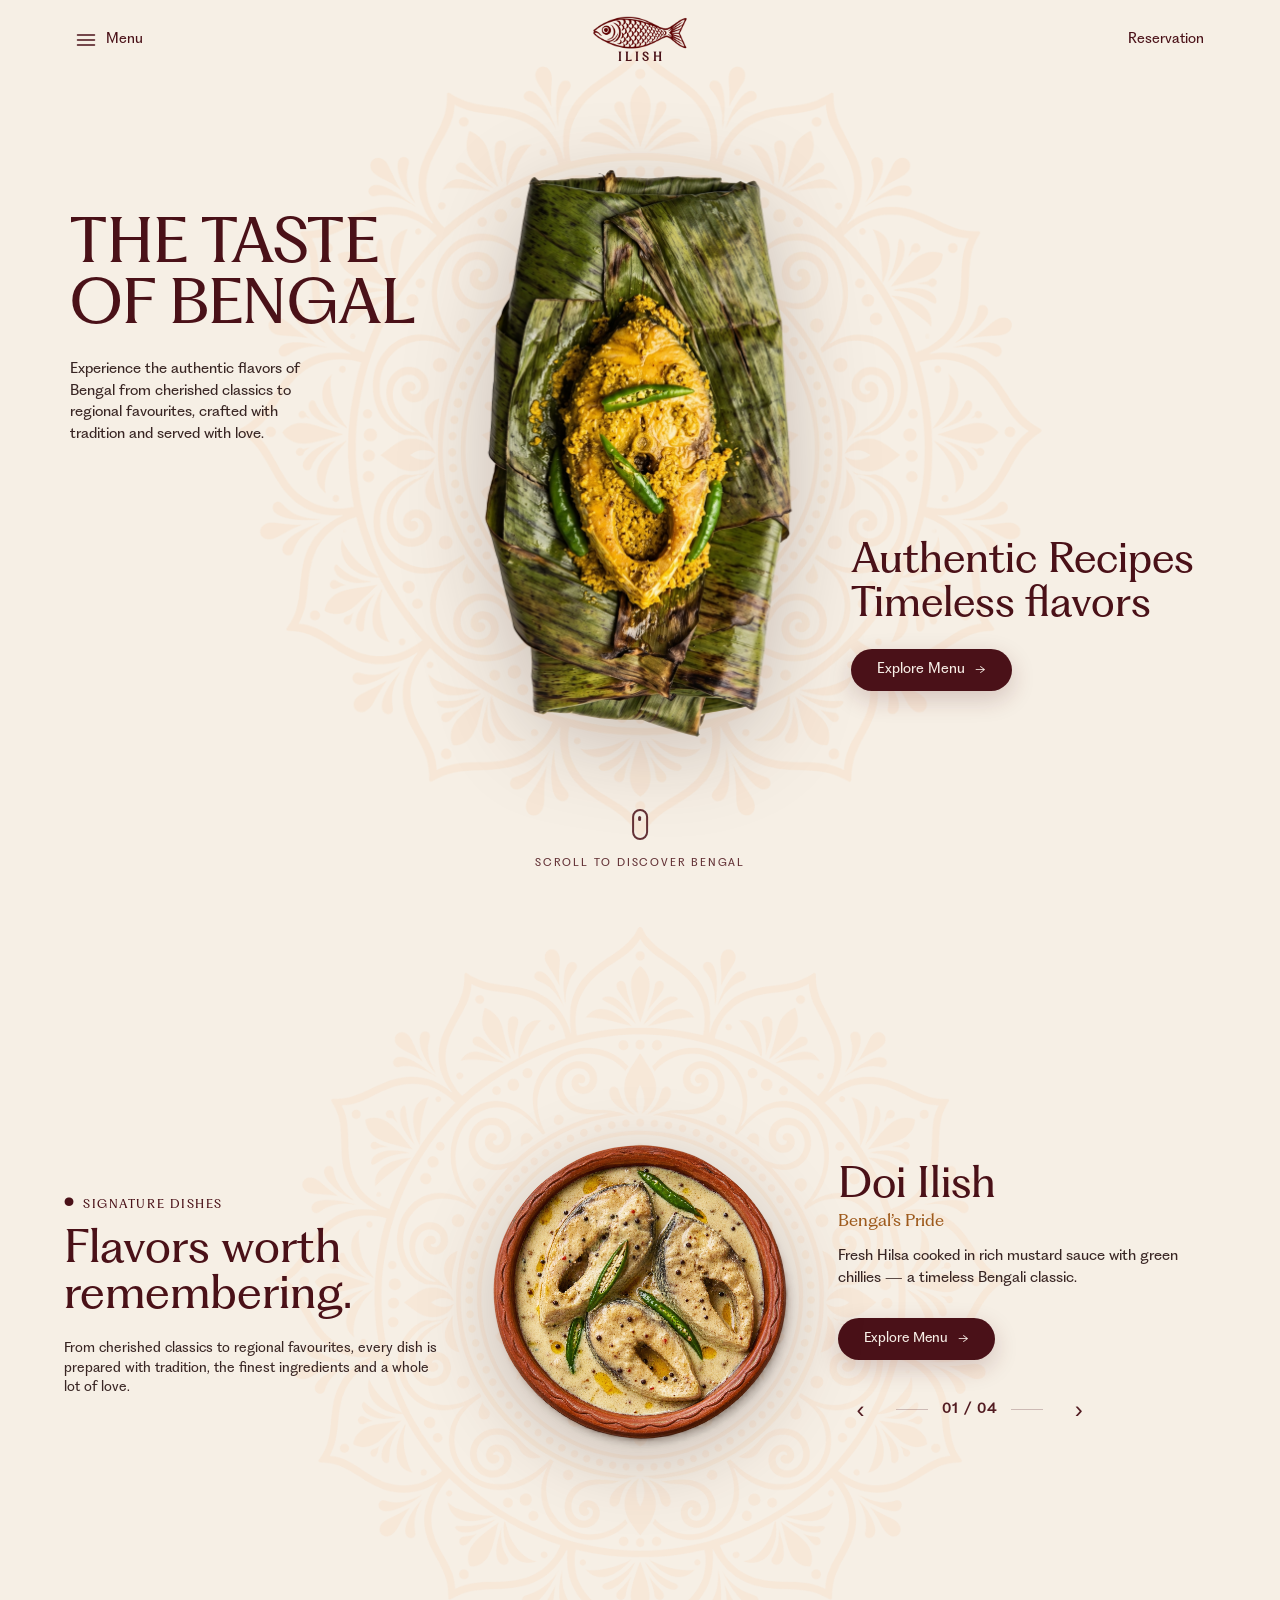
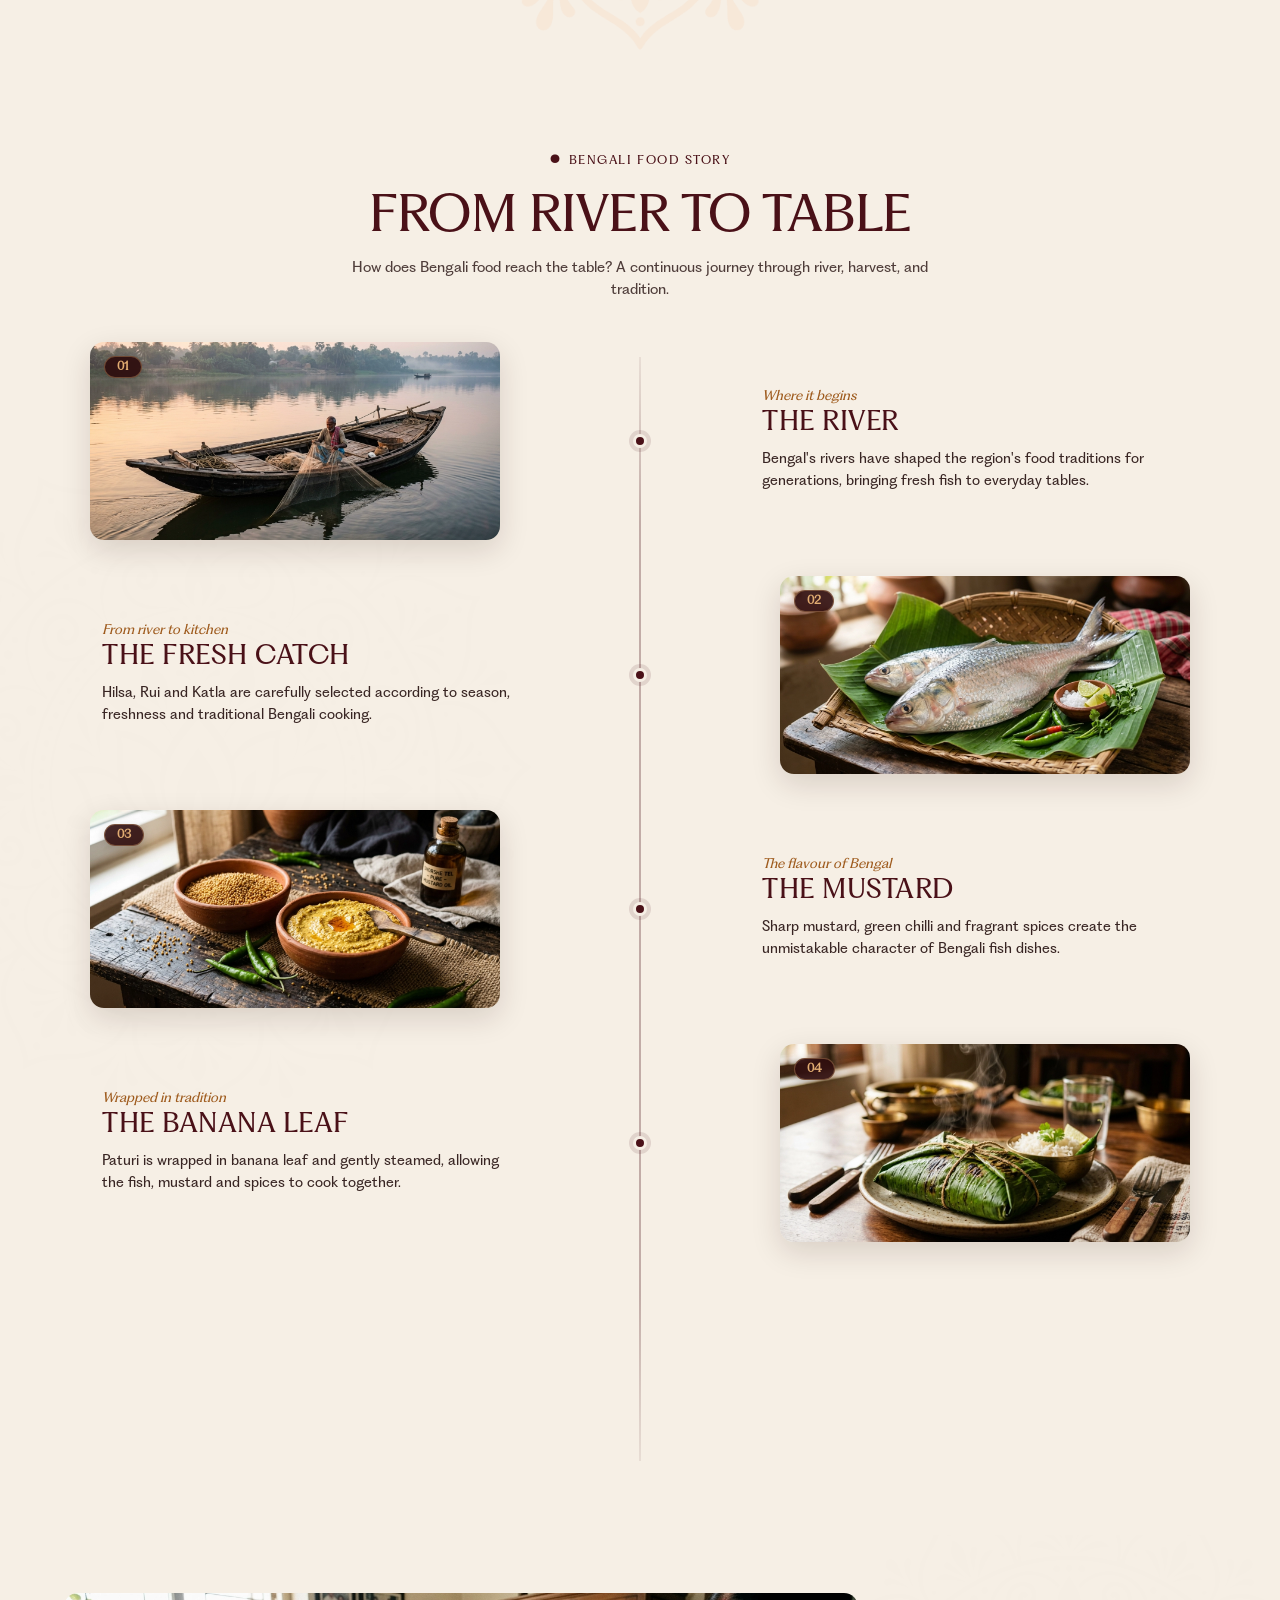
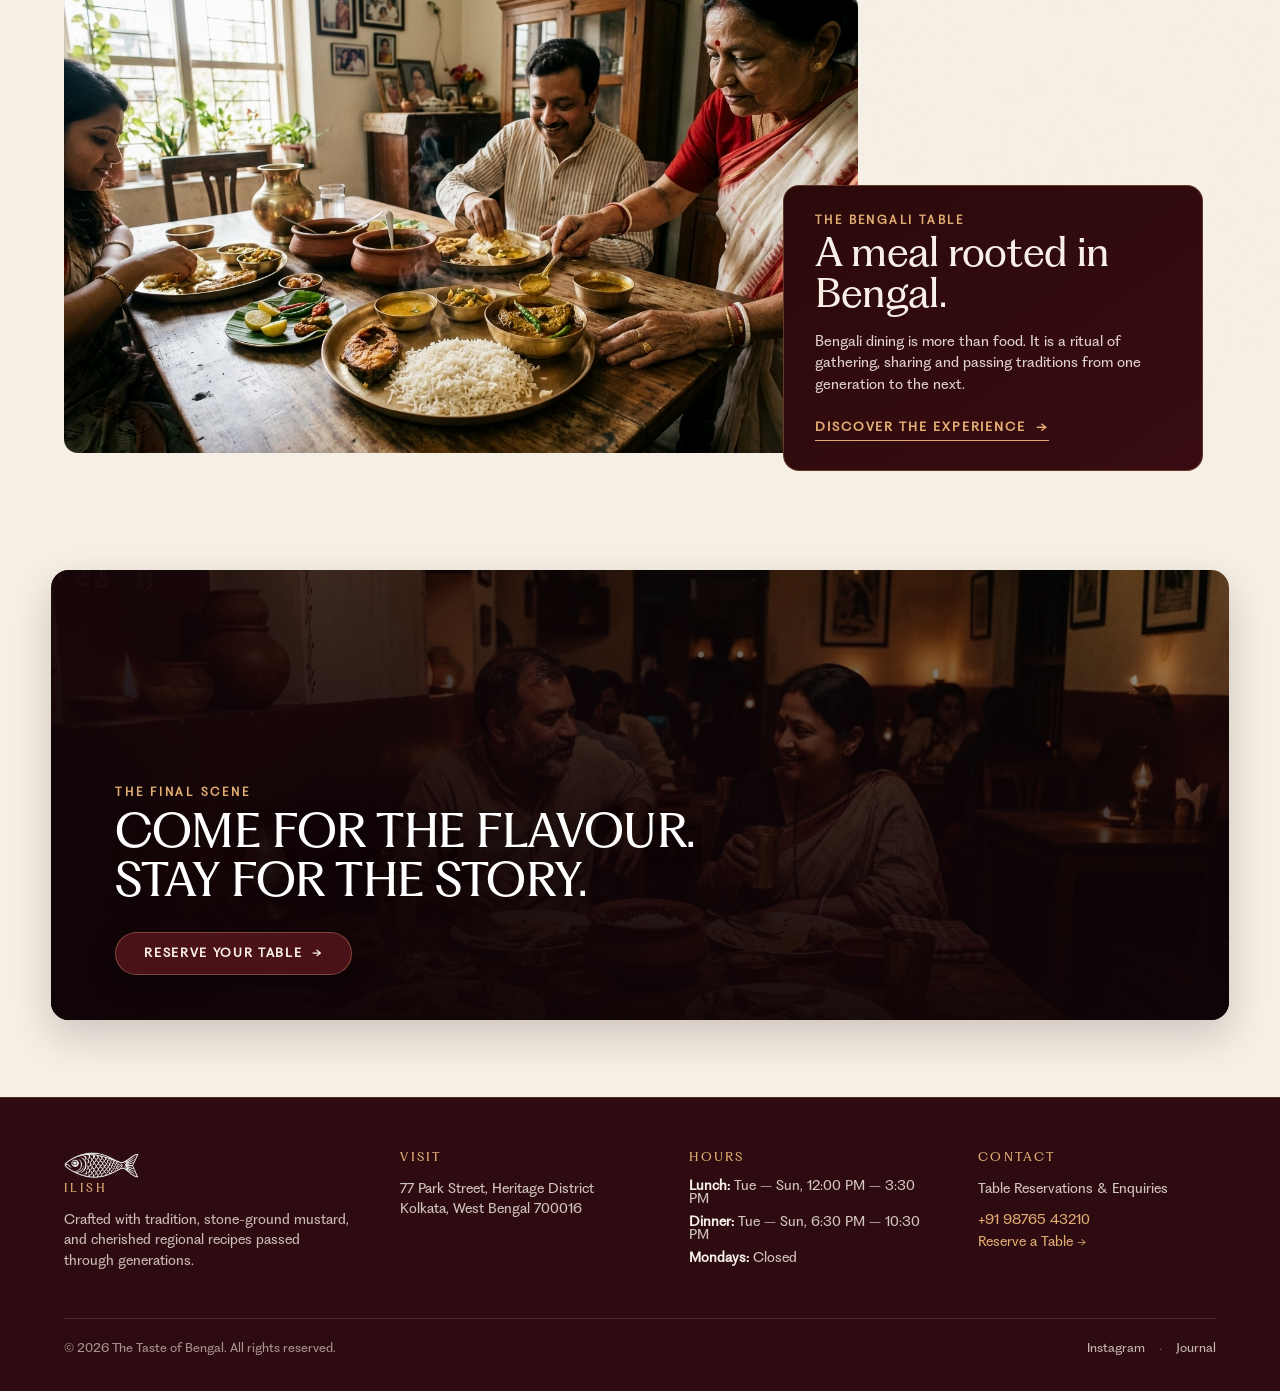
<file: index.html>
<!DOCTYPE html>
<html lang="en">

<head>
  <meta charset="UTF-8">
  <meta name="viewport" content="width=device-width, initial-scale=1.0">
  <link rel="stylesheet" href="FONT/style.css">
  <link rel="stylesheet" href="CSS/style.css">
  <link rel="stylesheet" href="CSS/booking-pass.css">
  <link rel="manifest" href="manifest.json">
  <meta name="theme-color" content="#4A1118">
</head>

<body>
  <!-- entry animation html start -->
  <div class="entry-animation-container">
    <div class="entry-animation-container-inner"></div>
  </div>
  <!-- entry animation html end-->
  <!-- Fixed Sticky Top Navigation Header -->
  <header class="navbar" id="top">
    <button class="nav-btn nav-menu-btn" id="navMenuBtn" type="button" aria-label="Toggle Menu" aria-expanded="false" aria-controls="navDrawerBackdrop">
      <svg class="hamburger-icon" width="20" height="14" viewBox="0 0 20 14" fill="none" xmlns="http://www.w3.org/2000/svg" aria-hidden="true">
        <path d="M1.5 2H18.5M1.5 7H18.5M1.5 12H18.5" stroke="currentColor" stroke-width="1.5" stroke-linecap="round"/>
      </svg>
      <span class="nav-menu-text">Menu</span>
    </button>

    <div class="nav-center">
      <a href="#" class="logo-wrapper" aria-label="ILISH Home">
        <img src="IMAGES/logo.webp" alt="ILISH Logo" class="logo-img">
        <span class="logo-text-sub">ILISH</span>
      </a>
    </div>

    <a href="reservation.html" class="nav-btn nav-reservation-btn" id="navReservationBtn" aria-label="Reservation">
      <span class="reservation-text">Reservation</span>
    </a>
  </header>

  <div class="hero-canvas">

    <!-- Main Hero Stage -->
    <main class="hero-stage">

      <!-- Left Content -->
      <section class="hero-left">
        <h1 class="main-heading">
          THE TASTE<br>
          OF BENGAL
        </h1>
        <p class="sub-paragraph">
          Experience the authentic flavors of<br>
          Bengal from cherished classics to<br>
          regional favourites, crafted with<br>
          tradition and served with love.
        </p>
      </section>

      <!-- Center Content (Alpona + Dish) -->
      <div class="hero-center">
        <img src="IMAGES/alpona.webp" alt="Alpona Background Motif" class="alpona-bg">
        <img src="IMAGES/Gemini_Generated_Image_aahaaeaahaaeaaha.webp" alt="Bengali Fish Paturi" class="dish-img">
      </div>

      <!-- Right Content -->
      <section class="hero-right">
        <h2 class="sub-heading">
          Authentic Recipes<br>
          Timeless flavors
        </h2>
        <a href="menu.html" class="explore-btn" id="exploreMenuBtn">
          <span>Explore Menu</span>
          <span class="arrow">&rarr;</span>
        </a>
      </section>

    </main>

    <!-- Bottom Mouse Scroll Icon -->
    <a href="#signature-dishes" class="scroll-icon-container" aria-label="Scroll to discover Bengal">
      <div class="mouse-icon">
        <div class="mouse-dot"></div>
      </div>
      <span class="scroll-text">Scroll to discover Bengal</span>
    </a>

  </div>

  <!-- Signature Dishes Section -->
  <section class="signature-dishes-section" id="signature-dishes">
    <div class="signature-stage">
      <!-- Left Column -->
      <div class="signature-left">
        <div class="signature-tag">
          <span class="tag-dot">&#9679;</span>
          <span>SIGNATURE DISHES</span>
        </div>
        <h2 class="signature-title">
          Flavors worth<br>remembering.
        </h2>
        <p class="signature-desc">
          From cherished classics to regional favourites, every dish is prepared with tradition, the finest ingredients and a whole lot of love.
        </p>
      </div>

      <!-- Center Column (Food Image Visual Hero) -->
      <div class="signature-center">
        <div class="dish-stage">
          <!-- Subtle Alpona Watermark Background concentric with Dish -->
          <img src="IMAGES/alpona.webp" alt="Alpona Watermark" class="signature-bg-alpona">
          <img src="IMAGES/ChatGPT Image Aug 30, 2026, 03_25_11 AM.webp" alt="Doi Ilish" class="signature-dish-img"
            id="sigDishImg">
        </div>
      </div>

      <!-- Right Column (Dish Info → CTA → Secondary Controls) -->
      <div class="signature-right">
        <h3 class="dish-title" id="sigDishTitle">Doi Ilish</h3>
        <div class="dish-subtitle" id="sigDishSubtitle">Bengal’s Pride</div>
        <p class="dish-info" id="sigDishDesc">
          Fresh Hilsa cooked in rich mustard sauce with green chillies — a timeless Bengali classic.
        </p>

        <a href="menu.html" class="signature-cta-btn" id="sigExploreMenuBtn">
          <span>Explore Menu</span>
          <span class="arrow">&rarr;</span>
        </a>

        <div class="signature-pagination">
          <button class="pag-arrow pag-prev" id="sigPrevBtn" type="button" aria-label="Previous Dish">&lsaquo;</button>
          <span class="pag-line"></span>
          <span class="pag-counter" id="sigCounter">01 / 04</span>
          <span class="pag-line"></span>
          <button class="pag-arrow pag-next" id="sigNextBtn" type="button" aria-label="Next Dish">&rsaquo;</button>
        </div>
      </div>
    </div>
  </section>

  <!-- SECTION 03 — BENGALI FOOD STORY (From River to Table Visual Journey) -->
  <section class="food-story-section" id="food-story">
    <img src="IMAGES/alpona.webp" alt="" class="food-story-alpona-bg" aria-hidden="true">
    
    <div class="food-story-container">
      <div class="food-story-header">
        <div class="signature-tag">
          <span class="tag-dot">&#9679;</span>
          <span>BENGALI FOOD STORY</span>
        </div>
        <h2 class="food-story-main-title">FROM RIVER TO TABLE</h2>
        <p class="food-story-subtitle">How does Bengali food reach the table? A continuous journey through river, harvest, and tradition.</p>
      </div>

      <div class="food-story-path">
        <!-- Continuous Journey Line -->
        <div class="story-line"></div>

        <!-- Step 01: THE RIVER -->
        <div class="story-step-card story-step-left">
          <div class="story-node-dot"></div>
          <div class="story-step-media">
            <img src="IMAGES/story_01_river.webp" alt="Bengal River & Fisherman" class="story-step-img">
            <span class="story-step-number">01</span>
          </div>
          <div class="story-step-content">
            <span class="story-step-subtag">Where it begins</span>
            <h3 class="story-step-title">THE RIVER</h3>
            <p class="story-step-desc">
              Bengal's rivers have shaped the region's food traditions for generations, bringing fresh fish to everyday tables.
            </p>
          </div>
        </div>

        <!-- Step 02: THE FRESH CATCH -->
        <div class="story-step-card story-step-right">
          <div class="story-node-dot"></div>
          <div class="story-step-media">
            <img src="IMAGES/story_02_fish_catch.webp" alt="Fresh Harvest Fish" class="story-step-img">
            <span class="story-step-number">02</span>
          </div>
          <div class="story-step-content">
            <span class="story-step-subtag">From river to kitchen</span>
            <h3 class="story-step-title">THE FRESH CATCH</h3>
            <p class="story-step-desc">
              Hilsa, Rui and Katla are carefully selected according to season, freshness and traditional Bengali cooking.
            </p>
          </div>
        </div>

        <!-- Step 03: THE MUSTARD -->
        <div class="story-step-card story-step-left">
          <div class="story-node-dot"></div>
          <div class="story-step-media">
            <img src="IMAGES/story_03_mustard_spices.webp" alt="Golden Mustard & Spices" class="story-step-img">
            <span class="story-step-number">03</span>
          </div>
          <div class="story-step-content">
            <span class="story-step-subtag">The flavour of Bengal</span>
            <h3 class="story-step-title">THE MUSTARD</h3>
            <p class="story-step-desc">
              Sharp mustard, green chilli and fragrant spices create the unmistakable character of Bengali fish dishes.
            </p>
          </div>
        </div>

        <!-- Step 04: THE BANANA LEAF -->
        <div class="story-step-card story-step-right">
          <div class="story-node-dot"></div>
          <div class="story-step-media">
            <img src="IMAGES/story_04_banana_leaf.webp" alt="Steamed Fish in Banana Leaf" class="story-step-img">
            <span class="story-step-number">04</span>
          </div>
          <div class="story-step-content">
            <span class="story-step-subtag">Wrapped in tradition</span>
            <h3 class="story-step-title">THE BANANA LEAF</h3>
            <p class="story-step-desc">
              Paturi is wrapped in banana leaf and gently steamed, allowing the fish, mustard and spices to cook together.
            </p>
          </div>
        </div>

        <!-- Step 05: THE TABLE -->
        <div class="story-step-card story-step-left">
          <div class="story-node-dot"></div>
          <div class="story-step-media">
            <img src="IMAGES/story_05_maach_bhat.webp" alt="Bengali Dining Table" class="story-step-img">
            <span class="story-step-number">05</span>
          </div>
          <div class="story-step-content">
            <span class="story-step-subtag">Where the journey ends</span>
            <h3 class="story-step-title">THE TABLE</h3>
            <p class="story-step-desc">
              The journey from river to kitchen finally becomes a shared Bengali meal — warm rice, fish and conversation.
            </p>
          </div>
        </div>
      </div>
    </div>
  </section>

  <!-- SECTION 04 — THE BENGALI TABLE (Magazine Editorial Layout) -->
  <section class="bengali-table-section" id="bengali-table">
    <img src="IMAGES/alpona.webp" alt="" class="bengali-table-alpona" aria-hidden="true">

    <div class="bengali-table-container">
      <div class="bengali-table-stage">
        <!-- Editorial Photo Anchor (Primary Visual Hero) -->
        <div class="bengali-table-hero-frame">
          <img src="IMAGES/bengali_table_editorial.webp" alt="Authentic Bengali family dining together sharing traditional food" class="bengali-table-img">
        </div>

        <!-- Integrated Caption & Story Panel (Reduced Card Weight) -->
        <div class="bengali-table-editorial-card">
          <span class="bengali-table-eyebrow">THE BENGALI TABLE</span>
          <h2 class="bengali-table-heading">
            A meal rooted in<br>Bengal.
          </h2>
          <p class="bengali-table-desc">
            Bengali dining is more than food. It is a ritual of gathering, sharing and passing traditions from one generation to the next.
          </p>
          <a href="menu.html" class="bengali-table-cta" id="tableDiscoverBtn">
            <span>DISCOVER THE EXPERIENCE</span>
            <span class="arrow">&rarr;</span>
          </a>
        </div>
      </div>
    </div>
  </section>

  <!-- SECTION 05 — THE FINAL SCENE (Cinematic Closing) -->
  <section class="final-closing-section" id="closing">
    <div class="final-closing-container">
      <div class="final-closing-media">
        <img src="IMAGES/bengali_closing_documentary.webp" alt="Intimate Bengali dining room at dusk after meal" class="final-closing-bg-img">
        <div class="final-closing-vignette"></div>

        <div class="final-closing-content">
          <span class="final-closing-tag">THE FINAL SCENE</span>
          <h2 class="final-closing-headline">
            COME FOR THE FLAVOUR.<br>
            STAY FOR THE STORY.
          </h2>
          
          <div class="final-closing-action-group">
            <a href="reservation.html" class="final-closing-cta-btn" id="finalReservationBtn">
              <span>RESERVE YOUR TABLE</span>
              <span class="arrow">&rarr;</span>
            </a>
          </div>
        </div>
      </div>
    </div>
  </section>

  <!-- EDITORIAL RESTAURANT FOOTER -->
  <footer class="editorial-footer">
    <div class="footer-container">
      <div class="footer-grid">
        <div class="footer-col footer-brand-col">
          <div class="footer-logo">
            <img src="IMAGES/logo.webp" alt="Taste of Bengal Logo" class="footer-logo-img">
            <span class="footer-logo-sub">ILISH</span>
          </div>
          <p class="footer-philosophy">
            Crafted with tradition, stone-ground mustard, and cherished regional recipes passed through generations.
          </p>
        </div>

        <div class="footer-col">
          <h4 class="footer-heading">VISIT</h4>
          <p class="footer-text">
            77 Park Street, Heritage District<br>
            Kolkata, West Bengal 700016
          </p>
        </div>

        <div class="footer-col">
          <h4 class="footer-heading">HOURS</h4>
          <ul class="footer-list">
            <li><span>Lunch:</span> Tue – Sun, 12:00 PM – 3:30 PM</li>
            <li><span>Dinner:</span> Tue – Sun, 6:30 PM – 10:30 PM</li>
            <li><span>Mondays:</span> Closed</li>
          </ul>
        </div>

        <div class="footer-col">
          <h4 class="footer-heading">CONTACT</h4>
          <p class="footer-text">
            Table Reservations & Enquiries
          </p>
          <a href="tel:+919876543210" class="footer-contact-link">+91 98765 43210</a>
          <a href="reservation.html" class="footer-contact-link" id="footerReservationLink" style="display:block; margin-top:0.8vh;">Reserve a Table &rarr;</a>
        </div>
      </div>

      <div class="footer-bottom-bar">
        <span class="footer-copyright">&copy; 2026 The Taste of Bengal. All rights reserved.</span>
        <div class="footer-socials">
          <a href="#" class="footer-social-link">Instagram</a>
          <span class="dot-sep">&bull;</span>
          <a href="#" class="footer-social-link">Journal</a>
        </div>
      </div>
    </div>
  </footer>

  <!-- Site Navigation Menu Drawer -->
  <div class="nav-drawer-backdrop" id="navDrawerBackdrop" role="dialog" aria-modal="true" aria-label="Navigation Menu">
    <aside class="nav-drawer">
      <!-- Faint Alpona Watermark in Bottom-Right Corner -->
      <img src="IMAGES/alpona.webp" alt="" class="nav-drawer-faint-alpona" aria-hidden="true">

      <div class="drawer-header">
        <div class="drawer-title-group">
          <div class="drawer-brand-header">
            <img src="IMAGES/logo.webp" alt="ILISH Logo" class="drawer-brand-logo" aria-hidden="true">
            <span class="drawer-tag">ILISH</span>
          </div>
          <h2 class="drawer-title">EXPLORE BENGAL</h2>
        </div>
        <button class="close-drawer-btn" id="closeNavDrawerBtn" type="button" aria-label="Close menu">&times;</button>
      </div>

      <div class="drawer-divider"></div>

      <nav class="nav-drawer-menu" aria-label="Main Navigation">
        <!-- 01 — HOME -->
        <a href="#top" class="nav-editorial-item active" data-nav-target="top">
          <span class="nav-item-number">01</span>
          <div class="nav-item-title-row">
            <span class="nav-item-heading">HOME</span>
            <span class="nav-item-arrow" aria-hidden="true">&rarr;</span>
          </div>
          <span class="nav-item-subtext">Welcome to Bengal</span>
        </a>

        <!-- 02 — MENU -->
        <a href="menu.html" class="nav-editorial-item">
          <span class="nav-item-number">02</span>
          <div class="nav-item-title-row">
            <span class="nav-item-heading">MENU</span>
            <span class="nav-item-arrow" aria-hidden="true">&rarr;</span>
          </div>
          <span class="nav-item-subtext">Explore Bengali Flavours</span>
        </a>

        <!-- 03 — OUR STORY -->
        <a href="#food-story" class="nav-editorial-item" data-nav-target="food-story">
          <span class="nav-item-number">03</span>
          <div class="nav-item-title-row">
            <span class="nav-item-heading">OUR STORY</span>
            <span class="nav-item-arrow" aria-hidden="true">&rarr;</span>
          </div>
          <span class="nav-item-subtext">From River to Table</span>
        </a>

        <!-- 04 — RESERVATION -->
        <a href="reservation.html" class="nav-editorial-item nav-reservation-cta">
          <span class="nav-item-number">04</span>
          <div class="nav-item-title-row">
            <span class="nav-item-heading">RESERVATION</span>
            <span class="nav-item-arrow" aria-hidden="true">&rarr;</span>
          </div>
          <span class="nav-item-subtext">Reserve Your Table</span>
        </a>
      </nav>

      <div class="drawer-divider"></div>

      <div class="nav-drawer-footer-editorial">
        <span class="nav-footer-brand">ILISH</span>
        <a href="https://maps.google.com/?q=77+Park+Street+Kolkata" target="_blank" rel="noopener noreferrer" class="nav-footer-address">
          77 Park Street, Kolkata
        </a>
        <a href="tel:+919876543210" class="nav-footer-phone">+91 98765 43210</a>
        <div class="nav-footer-hours">
          <span class="hours-label">HOURS:</span> Tue – Sun, 12 PM – 11 PM
        </div>
      </div>
    </aside>
  </div>



  <!-- Toast Notification -->
  <div class="toast-notification" id="toastNotification"></div>

  <script src="JS/booking-pass.js"></script>
  <script src="JS/main.js"></script>
  <script>
    if ('serviceWorker' in navigator) {
      window.addEventListener('load', () => {
        navigator.serviceWorker.register('sw.js').catch(() => {});
      });
    }
  </script>
</body>

</html>
</file>
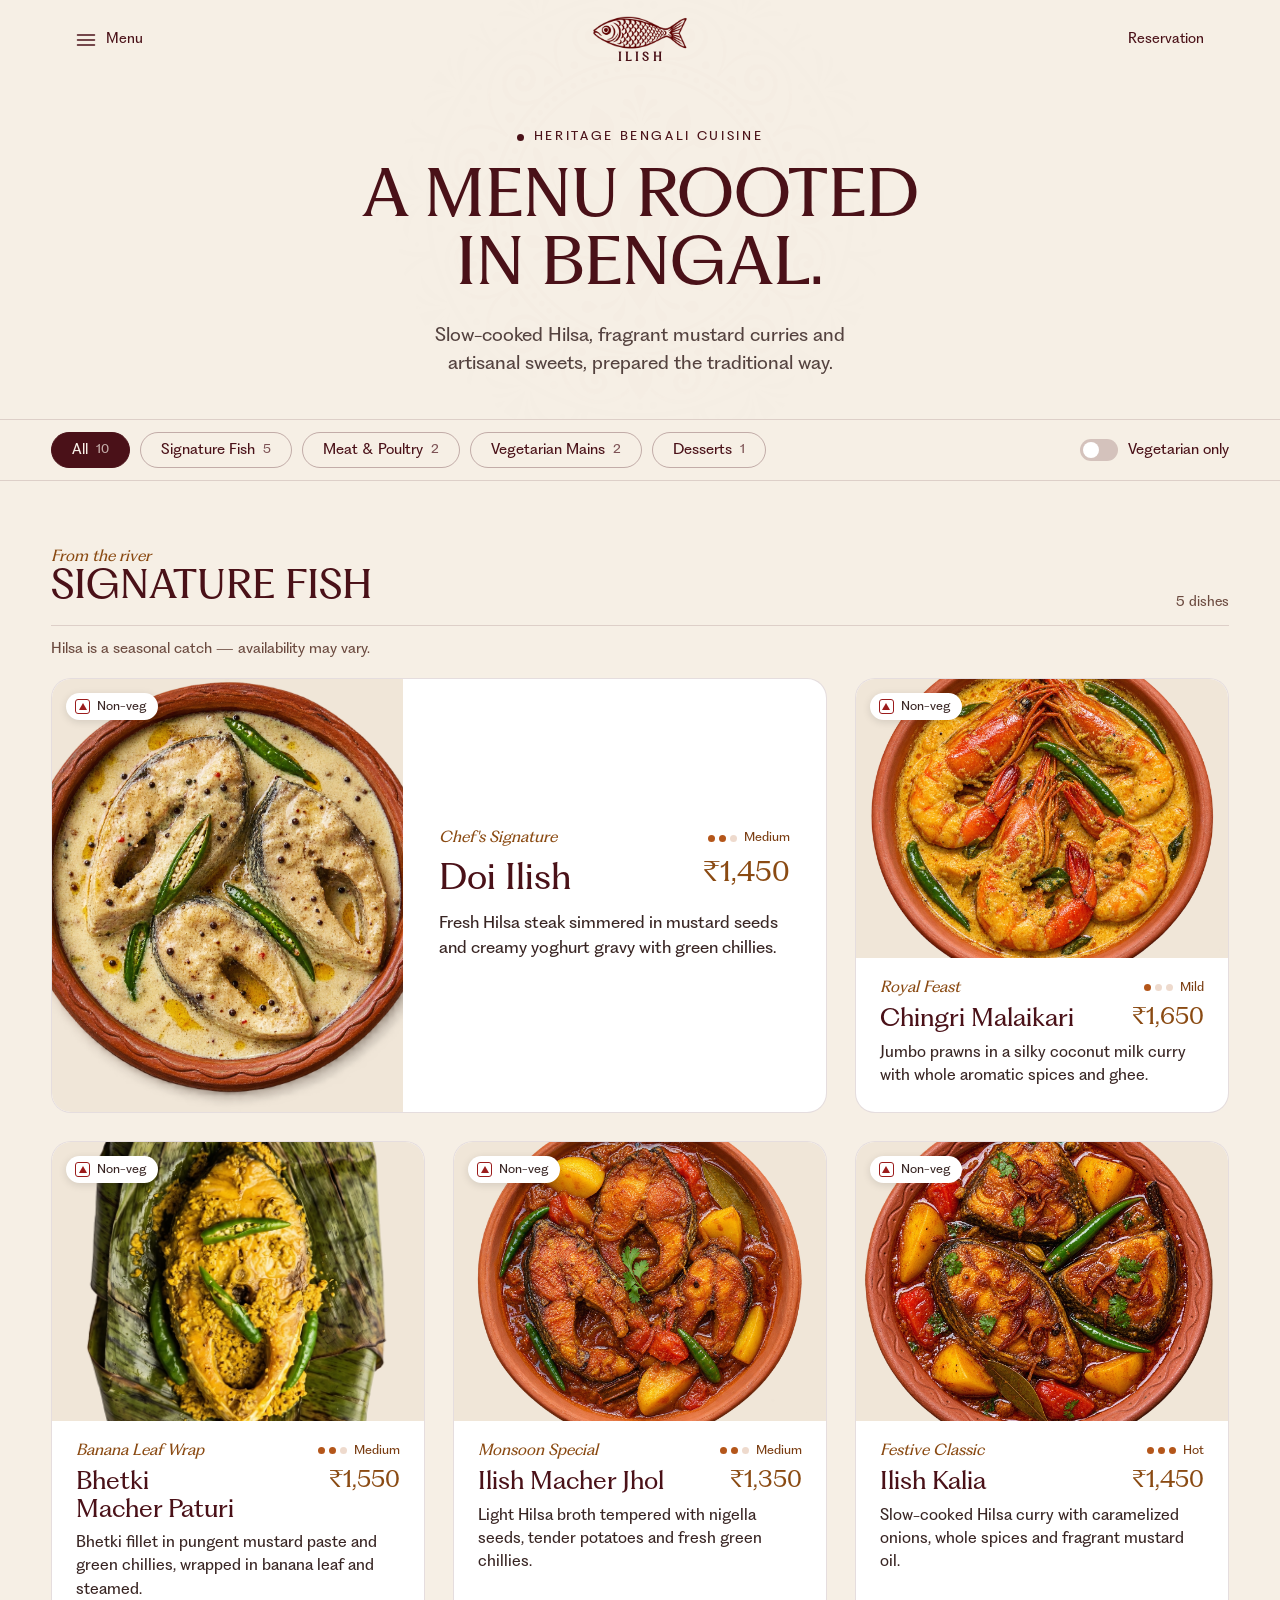
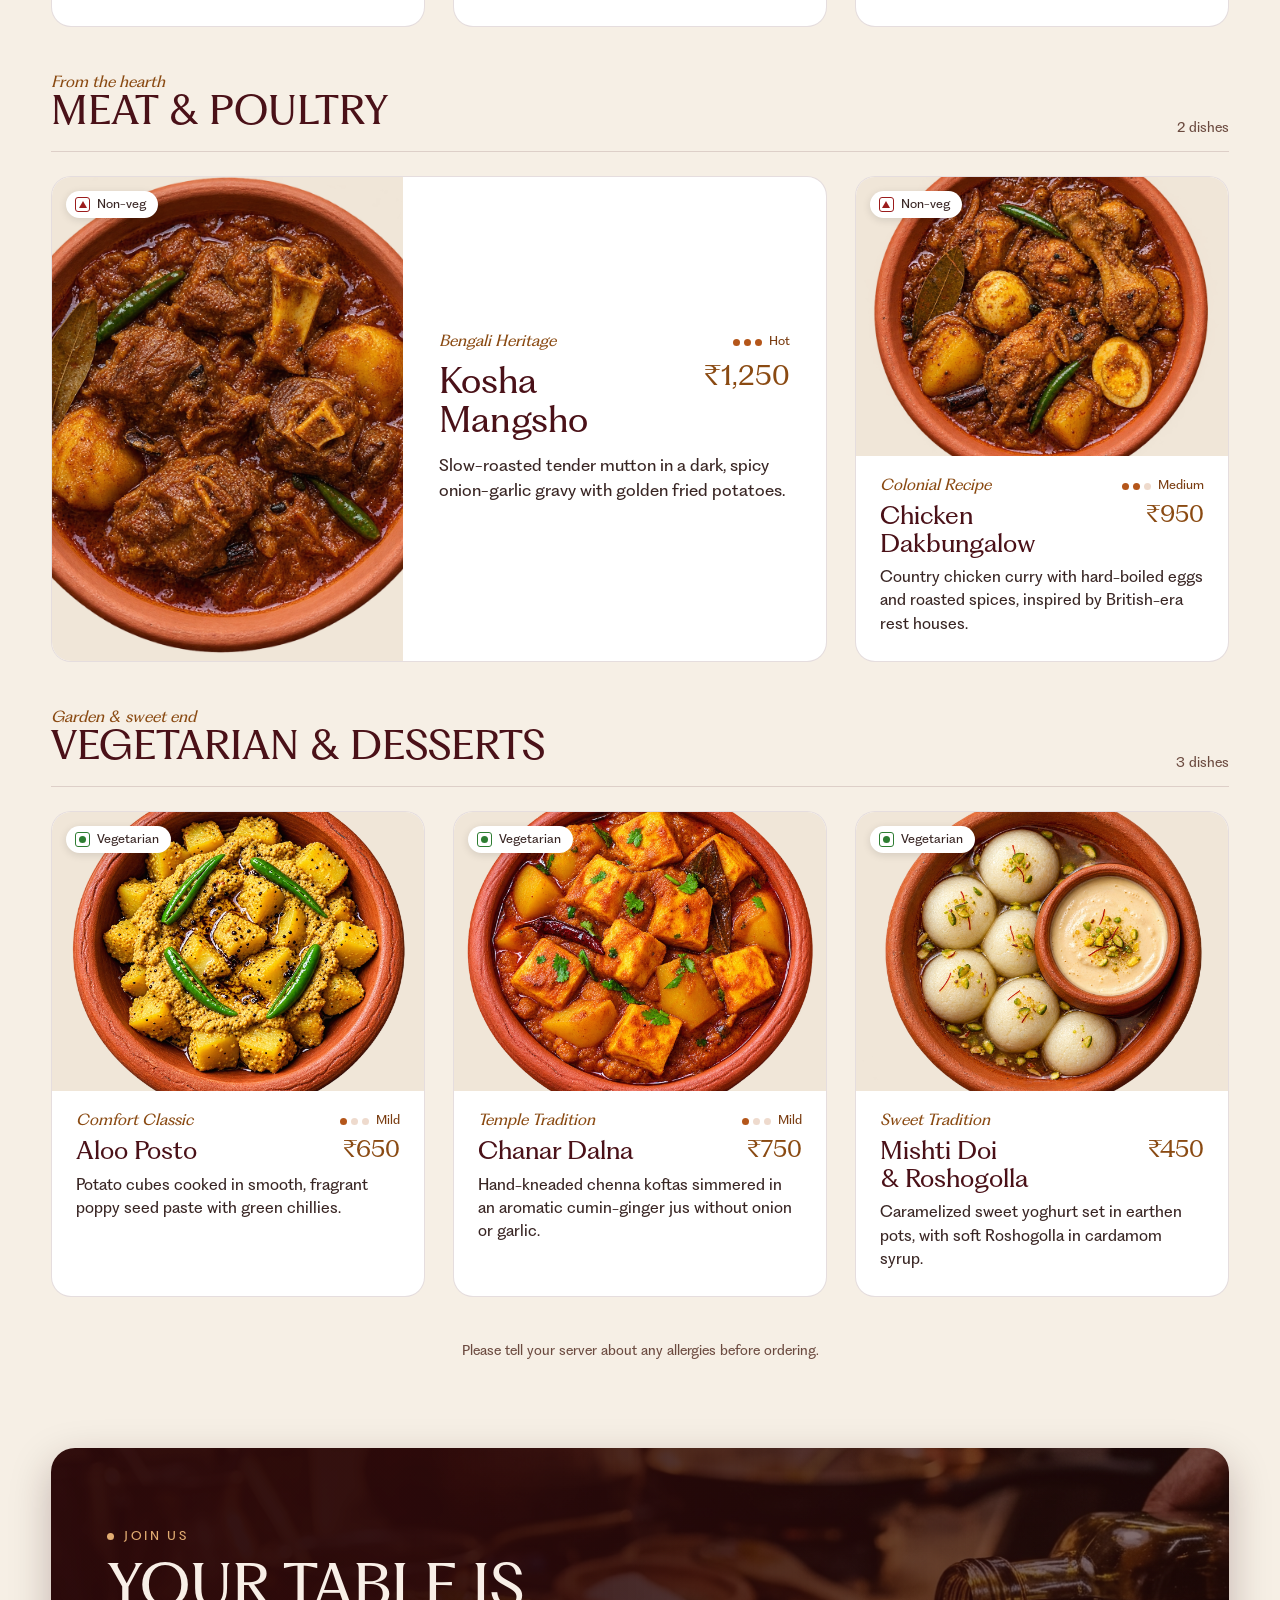
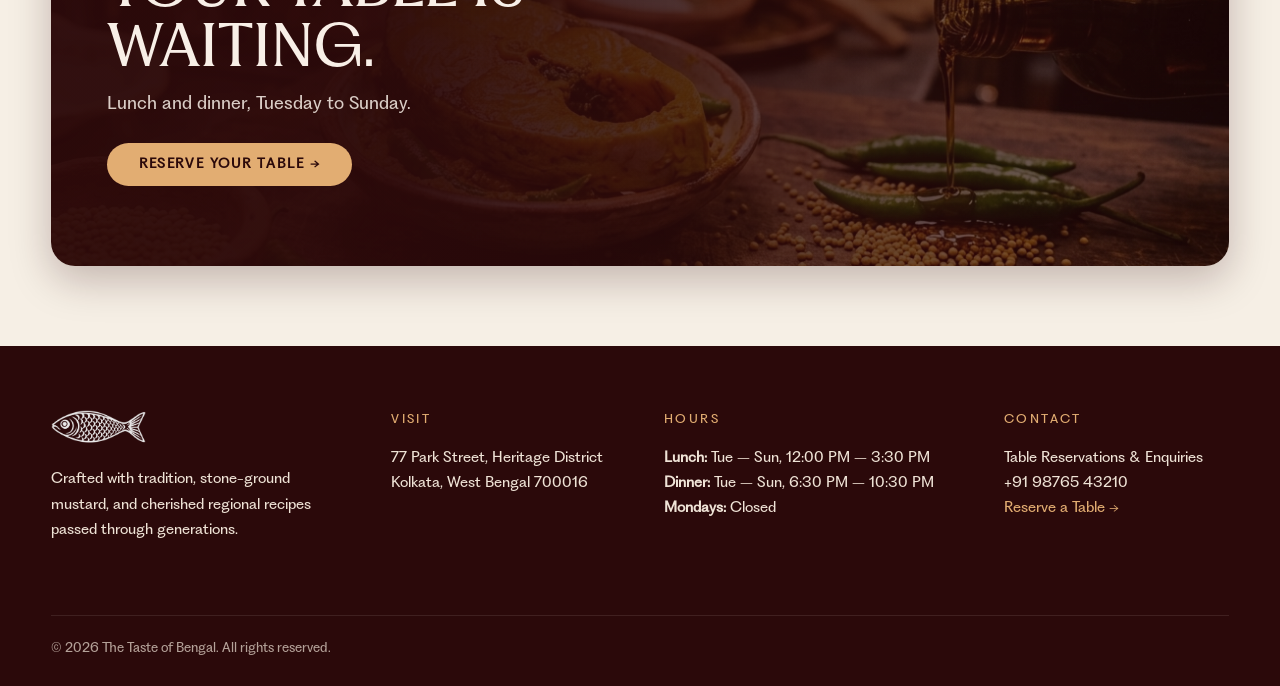
<file: menu.html>
<!DOCTYPE html>
<html lang="en">
<head>
  <meta charset="UTF-8">
  <meta name="viewport" content="width=device-width, initial-scale=1.0">
  <title>Menu · The Taste of Bengal · ILISH</title>
  <link rel="stylesheet" href="FONT/style.css">
  <link rel="stylesheet" href="CSS/style.css">
  <link rel="stylesheet" href="CSS/menu.css">
  <link rel="stylesheet" href="CSS/dish-modal.css">
  <link rel="stylesheet" href="CSS/booking-pass.css">
  <link rel="manifest" href="manifest.json">
  <meta name="theme-color" content="#4A1118">
</head>
<body>

  <!-- Fixed Sticky Top Navigation Header -->
  <header class="navbar" id="top">
    <button class="nav-btn nav-menu-btn" id="navMenuBtn" type="button" aria-label="Toggle Menu" aria-expanded="false" aria-controls="navDrawerBackdrop">
      <svg class="hamburger-icon" width="20" height="14" viewBox="0 0 20 14" fill="none" xmlns="http://www.w3.org/2000/svg" aria-hidden="true">
        <path d="M1.5 2H18.5M1.5 7H18.5M1.5 12H18.5" stroke="currentColor" stroke-width="1.5" stroke-linecap="round"/>
      </svg>
      <span class="nav-menu-text">Menu</span>
    </button>

    <div class="nav-center">
      <a href="index.html" class="logo-wrapper" aria-label="ILISH Home">
        <img src="IMAGES/logo.webp" alt="ILISH Logo" class="logo-img">
        <span class="logo-text-sub">ILISH</span>
      </a>
    </div>

    <a href="reservation.html" class="nav-btn nav-reservation-btn" id="navReservationBtn" aria-label="Reservation">
      <span class="reservation-text">Reservation</span>
    </a>
  </header>

  <section class="hero">
    <img src="IMAGES/alpona.webp" alt="" class="hero-alpona" aria-hidden="true">
    <p class="eyebrow"><i></i>Heritage Bengali Cuisine</p>
    <h1>A menu rooted<br>in Bengal.</h1>
    <p class="hero-sub">Slow-cooked Hilsa, fragrant mustard curries and artisanal sweets, prepared the traditional way.</p>
  </section>

  <div class="toolbar" id="toolbar">
    <div class="wrap tb">
      <nav class="chips" aria-label="Menu categories">
        <button class="chip active" data-filter="all" type="button">All</button>
        <button class="chip" data-filter="fish" type="button">Signature Fish</button>
        <button class="chip" data-filter="meat" type="button">Meat &amp; Poultry</button>
        <button class="chip" data-filter="veg" type="button">Vegetarian Mains</button>
        <button class="chip" data-filter="desserts" type="button">Desserts</button>
      </nav>
      <label class="vegtoggle"><input type="checkbox" id="vegOnly"><span class="sw"></span>Vegetarian only</label>
    </div>
  </div>

  <main class="wrap menu">
    <section class="course" id="fish">
      <header class="ch"><div><span class="script">From the river</span><h2>Signature Fish</h2></div><span class="cnt"></span></header>
      <p class="note">Hilsa is a seasonal catch &mdash; availability may vary.</p>
      <div class="grid">
        <article class="card" data-category="fish" data-dish-key="doi_ilish" data-veg="0" data-w="2">
          <div class="ph"><img src="IMAGES/doi_ilish.webp" alt="Doi Ilish" loading="lazy" decoding="async"><span class="dt"><i class="vm nv"></i>Non-veg</span></div>
          <div class="bd">
            <div class="meta"><span class="script">Chef's Signature</span><span class="sp" aria-label="Spice level: Medium"><i class="on"></i><i class="on"></i><i></i> Medium</span></div>
            <div class="nm"><h3>Doi Ilish</h3><b>₹1,450</b></div>
            <p>Fresh Hilsa steak simmered in mustard seeds and creamy yoghurt gravy with green chillies.</p>
          </div>
        </article>
        <article class="card" data-category="fish" data-dish-key="chingri_malaikari" data-veg="0" data-w="1">
          <div class="ph"><img src="IMAGES/chingri_malaikari.webp" alt="Chingri Malaikari" loading="lazy" decoding="async"><span class="dt"><i class="vm nv"></i>Non-veg</span></div>
          <div class="bd">
            <div class="meta"><span class="script">Royal Feast</span><span class="sp" aria-label="Spice level: Mild"><i class="on"></i><i></i><i></i> Mild</span></div>
            <div class="nm"><h3>Chingri Malaikari</h3><b>₹1,650</b></div>
            <p>Jumbo prawns in a silky coconut milk curry with whole aromatic spices and ghee.</p>
          </div>
        </article>
        <article class="card" data-category="fish" data-dish-key="ilish_paturi" data-veg="0" data-w="1">
          <div class="ph"><img src="IMAGES/ilish_paturi.webp" alt="Bhetki Macher Paturi" loading="lazy" decoding="async"><span class="dt"><i class="vm nv"></i>Non-veg</span></div>
          <div class="bd">
            <div class="meta"><span class="script">Banana Leaf Wrap</span><span class="sp" aria-label="Spice level: Medium"><i class="on"></i><i class="on"></i><i></i> Medium</span></div>
            <div class="nm"><h3>Bhetki Macher Paturi</h3><b>₹1,550</b></div>
            <p>Bhetki fillet in pungent mustard paste and green chillies, wrapped in banana leaf and steamed.</p>
          </div>
        </article>
        <article class="card" data-category="fish" data-dish-key="ilish_macher_jhol" data-veg="0" data-w="1">
          <div class="ph"><img src="IMAGES/ilish_macher_jhol.webp" alt="Ilish Macher Jhol" loading="lazy" decoding="async"><span class="dt"><i class="vm nv"></i>Non-veg</span></div>
          <div class="bd">
            <div class="meta"><span class="script">Monsoon Special</span><span class="sp" aria-label="Spice level: Medium"><i class="on"></i><i class="on"></i><i></i> Medium</span></div>
            <div class="nm"><h3>Ilish Macher Jhol</h3><b>₹1,350</b></div>
            <p>Light Hilsa broth tempered with nigella seeds, tender potatoes and fresh green chillies.</p>
          </div>
        </article>
        <article class="card" data-category="fish" data-dish-key="ilish_kalia" data-veg="0" data-w="1">
          <div class="ph"><img src="IMAGES/ilish_kalia.webp" alt="Ilish Kalia" loading="lazy" decoding="async"><span class="dt"><i class="vm nv"></i>Non-veg</span></div>
          <div class="bd">
            <div class="meta"><span class="script">Festive Classic</span><span class="sp" aria-label="Spice level: Hot"><i class="on"></i><i class="on"></i><i class="on"></i> Hot</span></div>
            <div class="nm"><h3>Ilish Kalia</h3><b>₹1,450</b></div>
            <p>Slow-cooked Hilsa curry with caramelized onions, whole spices and fragrant mustard oil.</p>
          </div>
        </article>
      </div>
    </section>
    <section class="course" id="meat">
      <header class="ch"><div><span class="script">From the hearth</span><h2>Meat &amp; Poultry</h2></div><span class="cnt"></span></header>
      <div class="grid">
        <article class="card" data-category="meat" data-dish-key="kosha_mangsho" data-veg="0" data-w="2">
          <div class="ph"><img src="IMAGES/kosha_mangsho.webp" alt="Kosha Mangsho" loading="lazy" decoding="async"><span class="dt"><i class="vm nv"></i>Non-veg</span></div>
          <div class="bd">
            <div class="meta"><span class="script">Bengali Heritage</span><span class="sp" aria-label="Spice level: Hot"><i class="on"></i><i class="on"></i><i class="on"></i> Hot</span></div>
            <div class="nm"><h3>Kosha Mangsho</h3><b>₹1,250</b></div>
            <p>Slow-roasted tender mutton in a dark, spicy onion-garlic gravy with golden fried potatoes.</p>
          </div>
        </article>
        <article class="card" data-category="meat" data-dish-key="chicken_dakbungalow" data-veg="0" data-w="1">
          <div class="ph"><img src="IMAGES/chicken_dakbungalow.webp" alt="Chicken Dakbungalow" loading="lazy" decoding="async"><span class="dt"><i class="vm nv"></i>Non-veg</span></div>
          <div class="bd">
            <div class="meta"><span class="script">Colonial Recipe</span><span class="sp" aria-label="Spice level: Medium"><i class="on"></i><i class="on"></i><i></i> Medium</span></div>
            <div class="nm"><h3>Chicken Dakbungalow</h3><b>₹950</b></div>
            <p>Country chicken curry with hard-boiled eggs and roasted spices, inspired by British-era rest houses.</p>
          </div>
        </article>
      </div>
    </section>
    <section class="course" id="sweet">
      <header class="ch"><div><span class="script">Garden &amp; sweet end</span><h2>Vegetarian &amp; Desserts</h2></div><span class="cnt"></span></header>
      <div class="grid">
        <article class="card" data-category="veg" data-dish-key="aloo_posto" data-veg="1" data-w="1">
          <div class="ph"><img src="IMAGES/posto.webp" alt="Aloo Posto" loading="lazy" decoding="async"><span class="dt"><i class="vm v"></i>Vegetarian</span></div>
          <div class="bd">
            <div class="meta"><span class="script">Comfort Classic</span><span class="sp" aria-label="Spice level: Mild"><i class="on"></i><i></i><i></i> Mild</span></div>
            <div class="nm"><h3>Aloo Posto</h3><b>₹650</b></div>
            <p>Potato cubes cooked in smooth, fragrant poppy seed paste with green chillies.</p>
          </div>
        </article>
        <article class="card" data-category="veg" data-dish-key="chanar_dalna" data-veg="1" data-w="1">
          <div class="ph"><img src="IMAGES/chanardalna.webp" alt="Chanar Dalna" loading="lazy" decoding="async"><span class="dt"><i class="vm v"></i>Vegetarian</span></div>
          <div class="bd">
            <div class="meta"><span class="script">Temple Tradition</span><span class="sp" aria-label="Spice level: Mild"><i class="on"></i><i></i><i></i> Mild</span></div>
            <div class="nm"><h3>Chanar Dalna</h3><b>₹750</b></div>
            <p>Hand-kneaded chenna koftas simmered in an aromatic cumin-ginger jus without onion or garlic.</p>
          </div>
        </article>
        <article class="card" data-category="desserts" data-dish-key="mishti_doi" data-veg="1" data-w="1">
          <div class="ph"><img src="IMAGES/mishti_doi.webp" alt="Mishti Doi and Roshogolla" loading="lazy" decoding="async"><span class="dt"><i class="vm v"></i>Vegetarian</span></div>
          <div class="bd">
            <div class="meta"><span class="script">Sweet Tradition</span></div>
            <div class="nm"><h3>Mishti Doi &amp; Roshogolla</h3><b>₹450</b></div>
            <p>Caramelized sweet yoghurt set in earthen pots, with soft Roshogolla in cardamom syrup.</p>
          </div>
        </article>
      </div>
    </section>
    <p class="allergy">Please tell your server about any allergies before ordering.</p>
  </main>

  <section class="cta">
    <div class="cta-in">
      <p class="eyebrow gold"><i></i>Join us</p>
      <h2>Your table is waiting.</h2>
      <p class="cta-sub">Lunch and dinner, Tuesday to Sunday.</p>
      <a href="reservation.html" class="btn">Reserve Your Table &rarr;</a>
    </div>
  </section>

  <footer class="footer">
    <div class="wrap fg">
      <div class="f-brand"><img src="IMAGES/logo.webp" alt=""><p>Crafted with tradition, stone-ground mustard, and cherished regional recipes passed through generations.</p></div>
      <div><h4>Visit</h4><p>77 Park Street, Heritage District<br>Kolkata, West Bengal 700016</p></div>
      <div><h4>Hours</h4><p><b>Lunch:</b> Tue &ndash; Sun, 12:00 PM &ndash; 3:30 PM<br><b>Dinner:</b> Tue &ndash; Sun, 6:30 PM &ndash; 10:30 PM<br><b>Mondays:</b> Closed</p></div>
      <div><h4>Contact</h4><p>Table Reservations &amp; Enquiries<br>+91 98765 43210<br><a href="reservation.html">Reserve a Table &rarr;</a></p></div>
      <small>&copy; 2026 The Taste of Bengal. All rights reserved.</small>
    </div>
  </footer>

  <!-- Site Navigation Menu Drawer -->
  <div class="nav-drawer-backdrop" id="navDrawerBackdrop" role="dialog" aria-modal="true" aria-label="Navigation Menu">
    <aside class="nav-drawer">
      <!-- Faint Alpona Watermark in Bottom-Right Corner -->
      <img src="IMAGES/alpona.webp" alt="" class="nav-drawer-faint-alpona" aria-hidden="true">

      <div class="drawer-header">
        <div class="drawer-title-group">
          <div class="drawer-brand-header">
            <img src="IMAGES/logo.webp" alt="ILISH Logo" class="drawer-brand-logo" aria-hidden="true">
            <span class="drawer-tag">ILISH</span>
          </div>
          <h2 class="drawer-title">EXPLORE BENGAL</h2>
        </div>
        <button class="close-drawer-btn" id="closeNavDrawerBtn" type="button" aria-label="Close menu">&times;</button>
      </div>

      <div class="drawer-divider"></div>

      <nav class="nav-drawer-menu" aria-label="Main Navigation">
        <!-- 01 — HOME -->
        <a href="index.html" class="nav-editorial-item">
          <span class="nav-item-number">01</span>
          <div class="nav-item-title-row">
            <span class="nav-item-heading">HOME</span>
            <span class="nav-item-arrow" aria-hidden="true">&rarr;</span>
          </div>
          <span class="nav-item-subtext">Welcome to Bengal</span>
        </a>

        <!-- 02 — MENU -->
        <a href="#top" class="nav-editorial-item active" data-nav-target="top">
          <span class="nav-item-number">02</span>
          <div class="nav-item-title-row">
            <span class="nav-item-heading">MENU</span>
            <span class="nav-item-arrow" aria-hidden="true">&rarr;</span>
          </div>
          <span class="nav-item-subtext">Explore Bengali Flavours</span>
        </a>

        <!-- 03 — OUR STORY -->
        <a href="index.html#food-story" class="nav-editorial-item">
          <span class="nav-item-number">03</span>
          <div class="nav-item-title-row">
            <span class="nav-item-heading">OUR STORY</span>
            <span class="nav-item-arrow" aria-hidden="true">&rarr;</span>
          </div>
          <span class="nav-item-subtext">From River to Table</span>
        </a>

        <!-- 04 — RESERVATION -->
        <a href="reservation.html" class="nav-editorial-item nav-reservation-cta">
          <span class="nav-item-number">04</span>
          <div class="nav-item-title-row">
            <span class="nav-item-heading">RESERVATION</span>
            <span class="nav-item-arrow" aria-hidden="true">&rarr;</span>
          </div>
          <span class="nav-item-subtext">Reserve Your Table</span>
        </a>
      </nav>

      <div class="drawer-divider"></div>

      <div class="nav-drawer-footer-editorial">
        <span class="nav-footer-brand">ILISH</span>
        <a href="https://maps.google.com/?q=77+Park+Street+Kolkata" target="_blank" rel="noopener noreferrer" class="nav-footer-address">
          77 Park Street, Kolkata
        </a>
        <a href="tel:+919876543210" class="nav-footer-phone">+91 98765 43210</a>
        <div class="nav-footer-hours">
          <span class="hours-label">HOURS:</span> Tue – Sun, 12 PM – 11 PM
        </div>
      </div>
    </aside>
  </div>

  <script src="JS/main.js"></script>
  <script>
    const cards = [...document.querySelectorAll('.card')];
    const courses = [...document.querySelectorAll('.course')];
    const chips = [...document.querySelectorAll('.chip')];
    const vegOnly = document.getElementById('vegOnly');
    let cat = 'all';

    const match = (c, f = cat) =>
      (f === 'all' || c.dataset.category === f) && (!vegOnly.checked || c.dataset.veg === '1');

    function layout(grid) {
      const cols = getComputedStyle(grid).gridTemplateColumns.split(' ').length;
      const vis = [...grid.children].filter(c => !c.hidden);
      vis.forEach(c => { c.classList.remove('solo'); c.style.gridColumn = ''; });
      if (!vis.length) return;
      if (vis.length === 1) {
        vis[0].classList.add('solo', 'wide');
        vis[0].style.gridColumn = '1 / -1';
        return;
      }
      vis.forEach(c => c._w = Math.min(+c.dataset.w, cols));
      let gap = (cols - vis.reduce((a, c) => a + c._w, 0) % cols) % cols;
      for (let i = vis.length - 1; i >= 0 && gap > 0; i--) {
        const add = Math.min(gap, cols - vis[i]._w);
        vis[i]._w += add; gap -= add;
      }
      vis.forEach(c => {
        c.style.gridColumn = 'span ' + c._w;
        c.classList.toggle('wide', c._w > 1);
      });
    }

    function render(animate) {
      cards.forEach(c => {
        c.hidden = !match(c);
        if (animate && !c.hidden) { c.classList.remove('in'); void c.offsetWidth; c.classList.add('in'); }
      });
      courses.forEach(s => {
        const n = [...s.querySelectorAll('.card')].filter(c => !c.hidden).length;
        s.hidden = n === 0;
        s.querySelector('.cnt').textContent = n + (n === 1 ? ' dish' : ' dishes');
        layout(s.querySelector('.grid'));
      });
      chips.forEach(ch => {
        const n = cards.filter(c => match(c, ch.dataset.filter)).length;
        let em = ch.querySelector('em');
        if (!em) { em = document.createElement('em'); ch.append(em); }
        em.textContent = n;
      });
    }

    chips.forEach(ch => ch.addEventListener('click', () => {
      chips.forEach(c => c.classList.remove('active'));
      ch.classList.add('active');
      cat = ch.dataset.filter;
      render(true);
      const top = document.querySelector('.menu').getBoundingClientRect().top + scrollY - 150;
      if (scrollY > top) scrollTo({ top, behavior: 'smooth' });
    }));
    vegOnly.addEventListener('change', () => render(true));
    addEventListener('resize', () => render(false));
    render(false);
  </script>
  <script src="JS/booking-pass.js"></script>
  <script src="JS/dish-modal.js"></script>
  <script>
    if ('serviceWorker' in navigator) {
      window.addEventListener('load', () => {
        navigator.serviceWorker.register('sw.js').catch(() => {});
      });
    }
  </script>
</body>
</html>
</file>
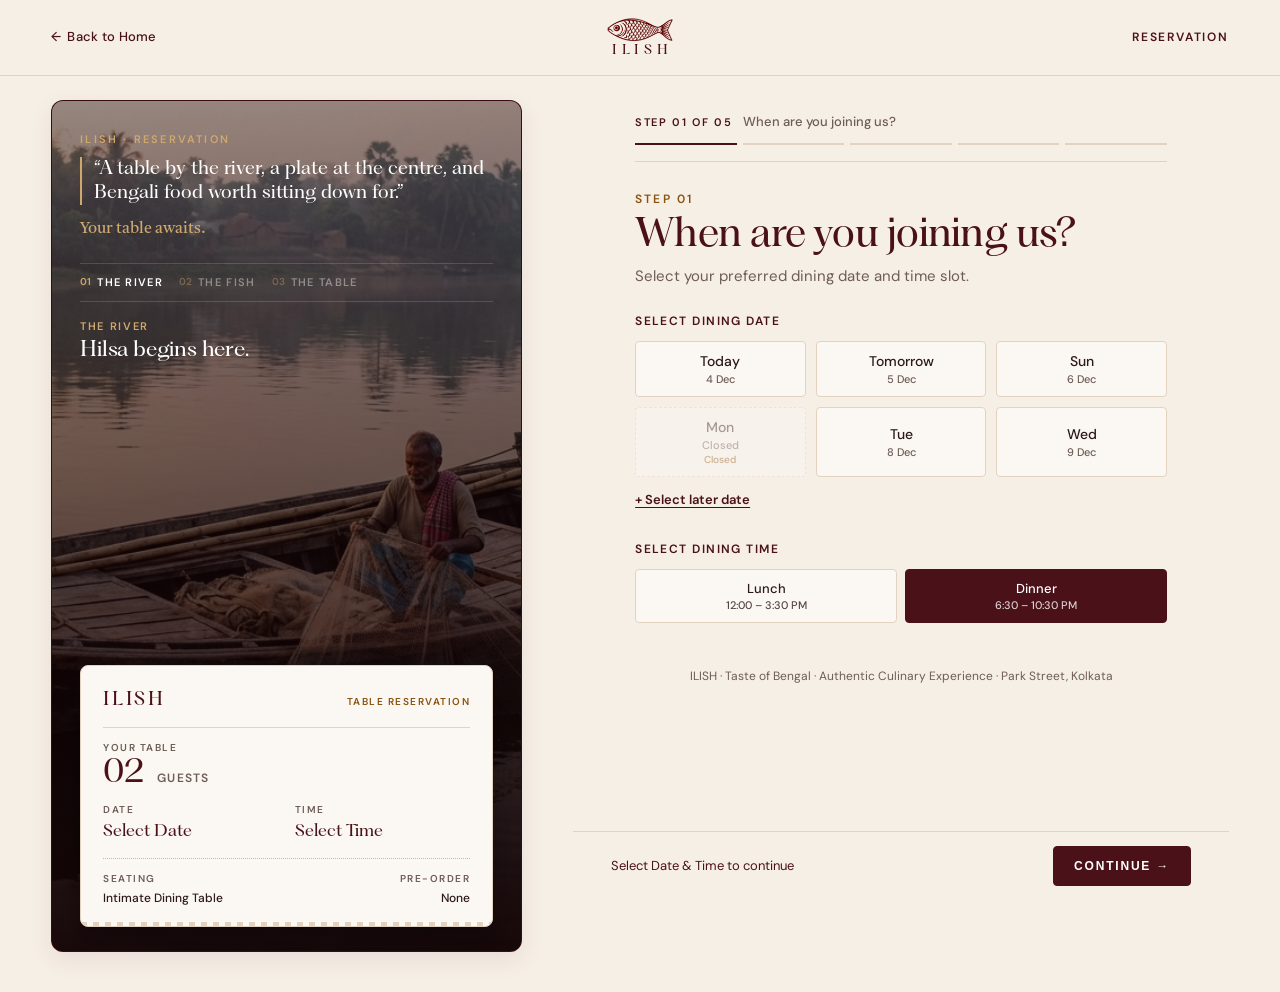
<file: reservation.html>
<!DOCTYPE html>
<html lang="en">
<head>
  <meta charset="utf-8">
  <meta name="viewport" content="width=device-width, initial-scale=1">
  <title>Reserve a Table · ILISH · Taste of Bengal</title>
  <link rel="preconnect" href="https://fonts.googleapis.com">
  <link rel="preconnect" href="https://fonts.gstatic.com" crossorigin>
  <link href="https://fonts.googleapis.com/css2?family=DM+Sans:ital,wght@0,400;0,500;0,600;1,400&family=Fraunces:ital,opsz,wght@0,9..144,300;0,9..144,400;0,9..144,600;1,9..144,300;1,9..144,400&family=Tiro+Bangla&display=swap" rel="stylesheet">
  <link rel="stylesheet" href="FONT/style.css">
  <link rel="stylesheet" href="CSS/reservation.css">
  <link rel="stylesheet" href="CSS/booking-pass.css">
  <link rel="manifest" href="manifest.json">
  <meta name="theme-color" content="#4A1118">
</head>
<body>

  <!-- Editorial Header Navigation -->
  <header class="site">
    <a href="index.html" class="nav-back-link">
      <span class="arrow">&larr;</span> Back to Home
    </a>

    <a class="logo" href="index.html" aria-label="ILISH Home">
      <img src="IMAGES/logo.webp" alt="ILISH Logo" class="logo-img">
      <b>ILISH</b>
    </a>

    <span class="nav-page-title">RESERVATION</span>
  </header>

  <div class="page">

    <!-- Left Column: Brand, Story & Signature Reservation Slip -->
    <aside class="photo">
      <!-- Story Photos -->
      <div class="ph on" data-s="river"></div>
      <div class="ph" data-s="catch"></div>
      <div class="ph" data-s="table"></div>

      <!-- Top Brand Story Header -->
      <div class="brand-story-header">
        <span class="brand-eyebrow">ILISH · RESERVATION</span>
        <blockquote class="story-quote">
          “A table by the river, a plate at the centre, and Bengali food worth sitting down for.”
        </blockquote>
        <div class="bn-greeting">
          <span class="bn-text">Your table awaits.</span>
        </div>
      </div>

      <!-- Story Chapter Indicator -->
      <div class="story-chapter-bar">
        <div class="chapter-item on" data-chap="river">
          <span class="chap-num">01</span>
          <span class="chap-title">THE RIVER</span>
        </div>
        <div class="chapter-item" data-chap="catch">
          <span class="chap-num">02</span>
          <span class="chap-title">THE FISH</span>
        </div>
        <div class="chapter-item" data-chap="table">
          <span class="chap-num">03</span>
          <span class="chap-title">THE TABLE</span>
        </div>
      </div>

      <!-- Story Caption -->
      <div class="cap">
        <span class="it" id="capA">THE RIVER</span>
        <h2 id="capB">Hilsa begins here.</h2>
      </div>

      <!-- Signature Reservation Slip Card -->
      <div class="slip" aria-label="Your reservation slip">
        <div class="slip-header">
          <span class="slip-brand-name">ILISH</span>
          <span class="slip-tag">TABLE RESERVATION</span>
        </div>
        
        <div class="slip-divider"></div>

        <div class="slip-body">
          <div class="slip-row">
            <span class="slip-label">YOUR TABLE</span>
            <div class="slip-hero-val"><span id="sG">02</span> <small>GUESTS</small></div>
          </div>

          <div class="slip-grid-2">
            <div class="slip-col">
              <span class="slip-label">DATE</span>
              <span class="slip-val" id="sD">Select Date</span>
            </div>
            <div class="slip-col">
              <span class="slip-label">TIME</span>
              <span class="slip-val" id="sT">Select Time</span>
            </div>
          </div>

          <div class="slip-divider dotted"></div>

          <div class="slip-footer-row">
            <div class="slip-col">
              <span class="slip-label">SEATING</span>
              <span class="slip-subval" id="sTableType">Intimate Dining Table</span>
            </div>
            <div class="slip-col" style="text-align: right;">
              <span class="slip-label">PRE-ORDER</span>
              <span class="slip-subval" id="sI">None</span>
            </div>
          </div>
        </div>

        <div class="slip-perforation"></div>
      </div>
    </aside>

    <!-- Main Booking Form Flow (Right Column) -->
    <main class="form">
      <div class="inner">
        
        <!-- Minimal Progress Indicator -->
        <div class="progress">
          <div class="progress-step-indicator" id="stepIndicator">
            <span class="step-badge">STEP 01 OF 05</span>
            <span class="step-name" id="stepTxt">When are you joining us?</span>
          </div>
          <div class="bars" id="bars">
            <i class="on"></i>
            <i></i>
            <i></i>
            <i></i>
            <i></i>
          </div>
        </div>

        <!-- STEP 01: DATE & TIME -->
        <section class="pane" id="p1">
          <span class="eyebrow">Step 01</span>
          <h1 class="big">When are you joining us?</h1>
          <p class="lead">Select your preferred dining date and time slot.</p>

          <!-- Day Selection -->
          <div class="q-block">
            <label class="section-label">Select Dining Date</label>
            <div class="grid g3" id="days"></div>
            <div class="picker-row">
              <button class="link-btn" id="otherBtn" type="button">+ Select later date</button>
              <input type="date" id="pick" aria-label="Pick another date" hidden>
            </div>
            <div class="alert" id="monday" hidden>
              We are closed on Mondays. Please select another dining date.
            </div>
          </div>

          <!-- Time Slot Selection -->
          <div class="q-block" id="timeBlock" style="margin-top:28px">
            <label class="section-label">Select Dining Time</label>
            <div class="seg" id="seg">
              <button type="button" class="opt-tab" data-s="lunch" aria-pressed="false">
                <span>Lunch <small>12:00 – 3:30 PM</small></span>
              </button>
              <button type="button" class="opt-tab" data-s="dinner" aria-pressed="true">
                <span>Dinner <small>6:30 – 10:30 PM</small></span>
              </button>
            </div>
            <div class="grid slots" id="slots"></div>
            <div class="alert" id="full" hidden></div>
          </div>
        </section>

        <!-- STEP 02: GUEST COUNT & SEATING -->
        <section class="pane" id="p2" hidden>
          <span class="eyebrow">Step 02</span>
          <h1 class="big">How many at the table?</h1>
          <p class="lead">Choose your party size for appropriate table placement.</p>

          <div class="guest-card">
            <div class="guest-card-header">
              <div class="guest-card-title">
                <span class="card-label">PARTY SIZE</span>
                <b id="cntBn">2 Guests</b>
              </div>
              <div class="guest-stepper">
                <button type="button" class="step-btn" id="btnMinus" aria-label="Decrease guests">&minus;</button>
                <span class="step-num" id="stepVal">2</span>
                <button type="button" class="step-btn" id="btnPlus" aria-label="Increase guests">&plus;</button>
              </div>
            </div>

            <div class="guest-chips-grid" id="seatsGrid" role="radiogroup" aria-label="Select number of guests">
              <button type="button" class="seat-chip" data-n="1" role="radio" aria-checked="false">1</button>
              <button type="button" class="seat-chip on" data-n="2" role="radio" aria-checked="true">2</button>
              <button type="button" class="seat-chip" data-n="3" role="radio" aria-checked="false">3</button>
              <button type="button" class="seat-chip" data-n="4" role="radio" aria-checked="false">4</button>
              <button type="button" class="seat-chip" data-n="5" role="radio" aria-checked="false">5</button>
              <button type="button" class="seat-chip" data-n="6" role="radio" aria-checked="false">6</button>
              <button type="button" class="seat-chip" data-n="7" role="radio" aria-checked="false">7</button>
              <button type="button" class="seat-chip" data-n="8" role="radio" aria-checked="false">8</button>
            </div>

            <div class="table-spec-box">
              <span class="spec-label">ASSIGNED SEATING</span>
              <b id="tableTypeTitle">Intimate Dining Table</b>
              <span id="tableTypeSub">Ideal for couples with soft ambient lighting and river view</span>
            </div>
          </div>
          
          <p class="hint-text">
            For parties larger than 8, please <a href="tel:+919876543210" class="inline-link">call +91 98765 43210</a> for heritage hall reservations.
          </p>
        </section>

        <!-- STEP 03: CONTACT DETAILS -->
        <section class="pane" id="p3" hidden>
          <span class="eyebrow">Step 03</span>
          <h1 class="big">Tell us where to reach you</h1>
          <p class="lead">We will send your table approval notification to these details.</p>
          
          <div class="field" id="fName">
            <label class="field-label" for="name">FULL NAME *</label>
            <input type="text" id="name" autocomplete="name" placeholder="e.g. Anirban Roy" class="editorial-input">
            <div class="err">Please enter your full name.</div>
          </div>

          <div class="field" id="fPhone">
            <label class="field-label" for="phone">MOBILE PHONE NUMBER *</label>
            <div class="phone-input-wrap">
              <span class="prefix">+91</span>
              <input type="tel" id="phone" inputmode="numeric" maxlength="10" autocomplete="tel-national" placeholder="98765 43210" class="editorial-input">
            </div>
            <div class="err">Enter a valid 10-digit mobile number.</div>
          </div>

          <div class="field">
            <label class="field-label" for="email">EMAIL ADDRESS <span class="opt-tag">(OPTIONAL)</span></label>
            <input type="email" id="email" autocomplete="email" placeholder="anirban@example.com" class="editorial-input">
          </div>
        </section>

        <!-- STEP 04: EXPERIENCE & NOTES -->
        <section class="pane" id="p4" hidden>
          <span class="eyebrow">Step 04</span>
          <h1 class="big">Anything we should know?</h1>
          <p class="lead">Share dietary requirements, special occasions, or dish pre-orders.</p>

          <div class="field">
            <div class="pre-header-row">
              <label class="field-label">PRE-ORDER DISHES <span class="opt-tag">(OPTIONAL)</span></label>
              <button type="button" class="browse-menu-btn" id="openMenuModalBtn">
                Browse Full Menu &rarr;
              </button>
            </div>

            <div id="pre" class="dish-grid" role="group">
              <button type="button" class="dish-card" data-v="Doi Ilish" aria-pressed="false">
                <b>Doi Ilish</b>
                <small>Mustard & yoghurt gravy</small>
              </button>
              <button type="button" class="dish-card" data-v="Ilish Paturi" aria-pressed="false">
                <b>Ilish Paturi</b>
                <small>Banana leaf steamed</small>
              </button>
              <button type="button" class="dish-card" data-v="Chingri Malaikari" aria-pressed="false">
                <b>Chingri Malaikari</b>
                <small>Prawns in coconut curry</small>
              </button>
              <button type="button" class="dish-card" data-v="Kosha Mangsho" aria-pressed="false">
                <b>Kosha Mangsho</b>
                <small>Slow-cooked mutton</small>
              </button>
            </div>

            <input type="text" id="customDishInput" placeholder="Or type dish names (e.g. Ilish Macher Jhol)..." class="editorial-input" style="margin-top:10px;">
          </div>

          <div class="field">
            <label class="field-label">CELEBRATING AN OCCASION? <span class="opt-tag">(OPTIONAL)</span></label>
            <div class="occ" id="occ">
              <button type="button" class="occ-chip" aria-pressed="false">Family Gathering</button>
              <button type="button" class="occ-chip" aria-pressed="false">Birthday</button>
              <button type="button" class="occ-chip" aria-pressed="false">Anniversary</button>
              <button type="button" class="occ-chip" aria-pressed="false">Business Dinner</button>
            </div>
          </div>

          <div class="field">
            <label class="field-label" for="req">SPECIAL REQUESTS / DIETARY NOTES</label>
            <textarea id="req" placeholder="Window seat request, allergies, high chair needed..." class="editorial-textarea"></textarea>
          </div>
        </section>

        <!-- STEP 05: REVIEW & REQUEST RESERVATION -->
        <section class="pane" id="p5" hidden>
          <span class="eyebrow">Step 05</span>
          <h1 class="big">Review your reservation</h1>
          <p class="lead">Please verify your reservation details before submitting your request.</p>

          <!-- Formal Confirmation Reservation Card -->
          <div class="slip review-slip" id="ticket"></div>

          <div class="request-notice-box">
            <div class="notice-icon">i</div>
            <p class="notice-text">
              We'll send your request to the restaurant. Your table is confirmed once the restaurant approves it.
            </p>
          </div>

          <div class="action-submit-wrap">
            <button type="button" class="btn-editorial-primary" id="waSend">
              REQUEST RESERVATION &rarr;
            </button>
            <button type="button" class="link-btn" id="editBack" style="margin-top:12px;">
              &larr; Edit Reservation Details
            </button>
          </div>

          <!-- Post Submission Screen -->
          <div class="sent-confirmation-card" id="sent" hidden>
            <div class="conf-badge">REQUEST SENT</div>
            <h2 class="conf-title">Reservation Request Sent</h2>
            <span class="conf-ref" id="refCode">Reference IL-4821</span>
            
            <p class="conf-desc">
              Your table request has been dispatched to Ilish. Our restaurant concierge will contact you shortly to confirm your booking.
            </p>

            <div class="conf-actions">
              <a class="btn-editorial-secondary" id="waResend" target="_blank" rel="noopener">
                Open WhatsApp Concierge &rarr;
              </a>
              <a href="index.html" class="link-btn" style="margin-top:10px;">Return to Home Page</a>
            </div>
          </div>
        </section>

        <p class="demo-footer" id="demo">ILISH · Taste of Bengal · Authentic Culinary Experience · Park Street, Kolkata</p>
      </div>

      <!-- Editorial Bottom Action Navigation Bar -->
      <div class="actions" id="actions">
        <div class="action-bar-inner">
          <button class="btn-editorial-back" id="back" type="button" hidden>&larr; BACK</button>
          <div class="action-summary-text" id="line">
            <b>Select Date & Time to continue</b>
          </div>
          <button class="btn-editorial-next" id="next" type="button">
            CONTINUE &rarr;
          </button>
        </div>
      </div>
    </main>

  </div>

  <!-- Full Menu Selection Modal -->
  <div class="menu-modal-backdrop" id="menuModal" hidden>
    <div class="menu-modal-content">
      <div class="menu-modal-header">
        <div>
          <span class="modal-tag">HERITAGE SELECTION</span>
          <h2 class="menu-modal-title">Pre-Order From Our Menu</h2>
        </div>
        <button type="button" class="close-modal-btn" id="closeMenuModalBtn" aria-label="Close Menu Modal">&times;</button>
      </div>

      <div class="menu-modal-body">
        <p class="menu-modal-subtitle">Select dishes to reserve for your table:</p>

        <div class="menu-modal-grid">
          <!-- Doi Ilish -->
          <div class="menu-modal-card" data-dish="Doi Ilish">
            <img src="IMAGES/ChatGPT Image Aug 30, 2026, 03_25_11 AM.webp" alt="Doi Ilish" class="modal-card-img">
            <div class="modal-card-info">
              <div class="modal-card-head">
                <h3>Doi Ilish</h3>
                <span class="modal-card-price">₹1,450</span>
              </div>
              <p>Fresh Hilsa steak simmered in rich mustard seeds & yoghurt gravy.</p>
              <button type="button" class="btn-select-dish" data-dish="Doi Ilish">+ Select Dish</button>
            </div>
          </div>

          <!-- Ilish Paturi -->
          <div class="menu-modal-card" data-dish="Ilish Paturi">
            <img src="IMAGES/Gemini_Generated_Image_aahaaeaahaaeaaha.webp" alt="Ilish Paturi" class="modal-card-img">
            <div class="modal-card-info">
              <div class="modal-card-head">
                <h3>Ilish Paturi</h3>
                <span class="modal-card-price">₹1,550</span>
              </div>
              <p>Marinated Hilsa wrapped in banana leaf and gently steamed.</p>
              <button type="button" class="btn-select-dish" data-dish="Ilish Paturi">+ Select Dish</button>
            </div>
          </div>

          <!-- Chingri Malaikari -->
          <div class="menu-modal-card" data-dish="Chingri Malaikari">
            <img src="IMAGES/ChatGPT Image Aug 25, 2026, 09_32_23 PM.webp" alt="Chingri Malaikari" class="modal-card-img">
            <div class="modal-card-info">
              <div class="modal-card-head">
                <h3>Chingri Malaikari</h3>
                <span class="modal-card-price">₹1,650</span>
              </div>
              <p>Jumbo prawns in silky coconut milk curry with aromatic spices.</p>
              <button type="button" class="btn-select-dish" data-dish="Chingri Malaikari">+ Select Dish</button>
            </div>
          </div>

          <!-- Ilish Macher Jhol -->
          <div class="menu-modal-card" data-dish="Ilish Macher Jhol">
            <img src="IMAGES/ChatGPT Image Aug 25, 2026, 09_27_35 PM.webp" alt="Ilish Macher Jhol" class="modal-card-img">
            <div class="modal-card-info">
              <div class="modal-card-head">
                <h3>Ilish Macher Jhol</h3>
                <span class="modal-card-price">₹1,350</span>
              </div>
              <p>Classic light fish broth with nigella seeds & green chillies.</p>
              <button type="button" class="btn-select-dish" data-dish="Ilish Macher Jhol">+ Select Dish</button>
            </div>
          </div>

          <!-- Ilish Kalia -->
          <div class="menu-modal-card" data-dish="Ilish Kalia">
            <img src="IMAGES/ChatGPT Image Aug 30, 2026, 03_18_04 AM.webp" alt="Ilish Kalia" class="modal-card-img">
            <div class="modal-card-info">
              <div class="modal-card-head">
                <h3>Ilish Kalia</h3>
                <span class="modal-card-price">₹1,450</span>
              </div>
              <p>Festive slow-cooked Hilsa curry with caramelized onions.</p>
              <button type="button" class="btn-select-dish" data-dish="Ilish Kalia">+ Select Dish</button>
            </div>
          </div>

          <!-- Kosha Mangsho -->
          <div class="menu-modal-card" data-dish="Kosha Mangsho">
            <img src="IMAGES/Kosha Mangsho in Terracotta Bowl.webp" alt="Kosha Mangsho" class="modal-card-img">
            <div class="modal-card-info">
              <div class="modal-card-head">
                <h3>Kosha Mangsho</h3>
                <span class="modal-card-price">₹1,250</span>
              </div>
              <p>Slow-cooked velvety Bengali mutton curry with roasted spices.</p>
              <button type="button" class="btn-select-dish" data-dish="Kosha Mangsho">+ Select Dish</button>
            </div>
          </div>
        </div>
      </div>

      <div class="menu-modal-footer">
        <div class="selected-summary">
          <span>SELECTED:</span>
          <b id="modalSelectedList">None</b>
        </div>
        <button type="button" class="btn-editorial-primary" id="confirmModalSelectionBtn">APPLY SELECTION &rarr;</button>
      </div>
    </div>
  </div>

  <script src="JS/booking-pass.js"></script>
  <script src="JS/reservation.js"></script>
  <script>
    if ('serviceWorker' in navigator) {
      window.addEventListener('load', () => {
        navigator.serviceWorker.register('sw.js').catch(() => {});
      });
    }
  </script>
</body>
</html>
</file>
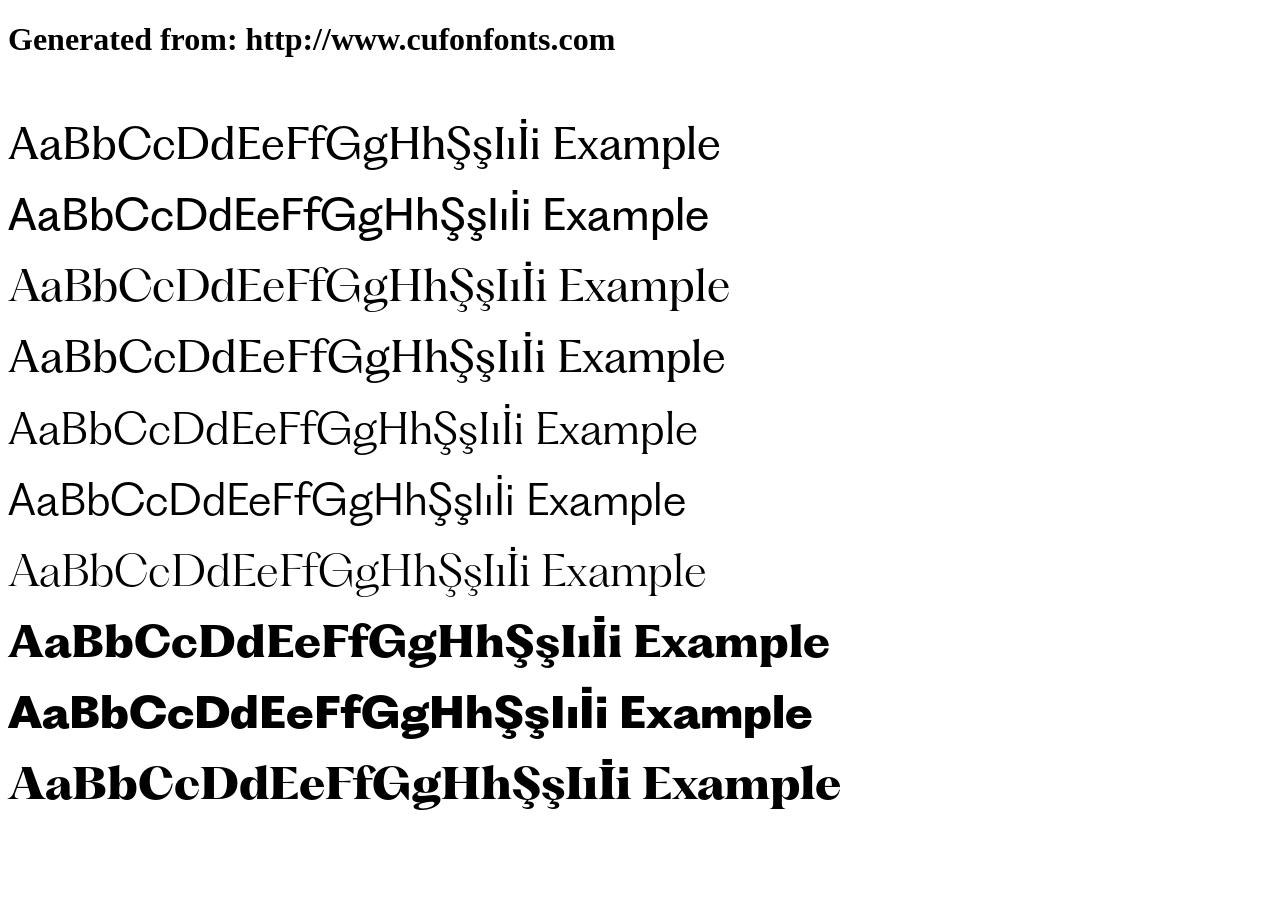
<file: FONT/example.html>
<!DOCTYPE html>
<html xmlns="http://www.w3.org/1999/xhtml">
<head>
    <meta http-equiv="Content-Type" content="text/html; charset=utf-8"/>
    <link rel="stylesheet" type="text/css"
          href="style.css"/>
</head>

<body>

<h1>Generated from: http://www.cufonfonts.com</h1><br/>
<h1 style="font-family:'PP Fragment Glare Regular';font-weight:normal;font-size:42px">AaBbCcDdEeFfGgHhŞşIıİi Example</h1>
<h1 style="font-family:'PP Fragment Sans Regular';font-weight:normal;font-size:42px">AaBbCcDdEeFfGgHhŞşIıİi Example</h1>
<h1 style="font-family:'PP Fragment Serif Regular';font-weight:normal;font-size:42px">AaBbCcDdEeFfGgHhŞşIıİi Example</h1>
<h1 style="font-family:'PP Fragment Text Regular';font-weight:normal;font-size:42px">AaBbCcDdEeFfGgHhŞşIıİi Example</h1>
<h1 style="font-family:'PP Fragment Glare Light';font-weight:normal;font-size:42px">AaBbCcDdEeFfGgHhŞşIıİi Example</h1>
<h1 style="font-family:'PP Fragment Sans Light';font-weight:normal;font-size:42px">AaBbCcDdEeFfGgHhŞşIıİi Example</h1>
<h1 style="font-family:'PP Fragment Serif Light';font-weight:normal;font-size:42px">AaBbCcDdEeFfGgHhŞşIıİi Example</h1>
<h1 style="font-family:'PP Fragment Glare ExtraBold';font-weight:normal;font-size:42px">AaBbCcDdEeFfGgHhŞşIıİi Example</h1>
<h1 style="font-family:'PP Fragment Sans ExtraBold';font-weight:normal;font-size:42px">AaBbCcDdEeFfGgHhŞşIıİi Example</h1>
<h1 style="font-family:'PP Fragment Serif ExtraBold';font-weight:normal;font-size:42px">AaBbCcDdEeFfGgHhŞşIıİi Example</h1>


</body>
</html>
</file>
<file: FONT/style.css>
/* Custom Font Declarations for PP Fragment */

@font-face {
  font-family: 'PP Fragment Glare Regular';
  font-style: normal;
  font-weight: 400;
  src: url('PPFragment-GlareRegular.woff') format('woff');
}

@font-face {
  font-family: 'PP Fragment Sans Regular';
  font-style: normal;
  font-weight: 400;
  src: url('PPFragment-SansRegular.woff') format('woff');
}

@font-face {
  font-family: 'PP Fragment Serif Regular';
  font-style: normal;
  font-weight: 400;
  src: url('PPFragment-SerifRegular.woff') format('woff');
}

@font-face {
  font-family: 'PP Fragment Text Regular';
  font-style: normal;
  font-weight: 400;
  src: url('PPFragment-TextRegular.woff') format('woff');
}

@font-face {
  font-family: 'PP Fragment Glare Light';
  font-style: normal;
  font-weight: 300;
  src: url('PPFragment-GlareLight.woff') format('woff');
}

@font-face {
  font-family: 'PP Fragment Sans Light';
  font-style: normal;
  font-weight: 300;
  src: url('PPFragment-SansLight.woff') format('woff');
}

@font-face {
  font-family: 'PP Fragment Serif Light';
  font-style: normal;
  font-weight: 300;
  src: url('PPFragment-SerifLight.woff') format('woff');
}

@font-face {
  font-family: 'PP Fragment Glare ExtraBold';
  font-style: normal;
  font-weight: 800;
  src: url('PPFragment-GlareExtraBold.woff') format('woff');
}

@font-face {
  font-family: 'PP Fragment Sans ExtraBold';
  font-style: normal;
  font-weight: 800;
  src: url('PPFragment-SansExtraBold.woff') format('woff');
}

@font-face {
  font-family: 'PP Fragment Serif ExtraBold';
  font-style: normal;
  font-weight: 800;
  src: url('PPFragment-SerifExtraBold.woff') format('woff');
}
</file>
<file: CSS/style.css>
@import url('../FONT/style.css');

/* --- Reset & Base --- */
*,
*::before,
*::after {
  margin: 0;
  padding: 0;
  box-sizing: border-box;
}

a {
  text-decoration: none;
}

:root {
  --bg-color: #F6EFE5;
  --maroon-color: #4A1118;
  --text-color: #382523;
  --font-serif: 'PP Fragment Glare Regular', 'PP Fragment Serif Regular', Georgia, serif;
  --font-sans: 'PP Fragment Sans Regular', system-ui, -apple-system, sans-serif;
}

html,
body {
  width: 100%;
  min-height: 100vh;
  overflow-x: hidden;
  overflow-y: auto;
  scroll-behavior: smooth;
  background-color: var(--bg-color);
  font-family: var(--font-sans);
  color: var(--text-color);
  -webkit-font-smoothing: antialiased;
  user-select: none;
}

/* Hide scrollbars across all browsers for html, body, and navigation elements */
html,
body,
.navbar,
.nav-drawer,
.nav-drawer-menu,
.menu-drawer,
.drawer-menu-list,
nav {
  -ms-overflow-style: none;
  /* IE and Edge */
  scrollbar-width: none;
  /* Firefox */
}

/* Hide scrollbar for Chrome, Safari, Opera and WebKit */
html::-webkit-scrollbar,
body::-webkit-scrollbar,
.navbar::-webkit-scrollbar,
.nav-drawer::-webkit-scrollbar,
.nav-drawer-menu::-webkit-scrollbar,
.menu-drawer::-webkit-scrollbar,
.drawer-menu-list::-webkit-scrollbar,
nav::-webkit-scrollbar {
  display: none !important;
  width: 0 !important;
  height: 0 !important;
}

.hero-canvas {
  position: relative;
  width: 100vw;
  height: 100vh;
  background-color: var(--bg-color);
  overflow: hidden;
}

/* --- Top Navigation Header --- */
.navbar {
  position: fixed;
  top: 0;
  left: 0;
  width: 100vw;
  height: clamp(68px, 9vh, 88px);
  padding: 0 clamp(18px, 5vw, 64px);
  display: flex;
  align-items: center;
  justify-content: space-between;
  z-index: 100;
  background-color: transparent;
  border-bottom: 1px solid transparent;
  transition: background-color 0.3s ease, box-shadow 0.3s ease, border-color 0.3s ease;
}

.navbar.scrolled {
  background-color: rgba(246, 239, 229, 0.95);
  backdrop-filter: blur(14px);
  -webkit-backdrop-filter: blur(14px);
  box-shadow: 0 4px 24px rgba(40, 10, 15, 0.08);
  border-bottom-color: rgba(74, 17, 24, 0.08);
}

.nav-btn {
  background: none;
  border: none;
  padding: 8px 12px;
  cursor: pointer;
  display: inline-flex;
  align-items: center;
  color: var(--maroon-color);
  font-family: var(--font-sans);
  font-size: clamp(13px, 1.05vw, 16px);
  font-weight: 500;
  text-decoration: none;
  outline: none;
  min-height: 44px;
  transition: opacity 0.2s ease, transform 0.2s ease;
}

.nav-btn:hover {
  opacity: 0.75;
  transform: translateY(-1px);
}

.nav-menu-btn {
  gap: 10px;
}

.hamburger-icon {
  display: flex;
  flex-direction: column;
  justify-content: space-between;
  width: 20px;
  min-width: 20px;
  height: 14px;
  min-height: 14px;
  color: var(--maroon-color);
  flex-shrink: 0;
  overflow: visible;
  pointer-events: none;
}

.hamburger-icon path,
.hamburger-icon line {
  stroke: currentColor;
  stroke-width: 1.5;
  stroke-linecap: round;
  shape-rendering: geometricPrecision;
}

.hamburger-icon span {
  display: block;
  width: 100%;
  height: 1.5px;
  min-height: 1.5px;
  background-color: var(--maroon-color);
  border-radius: 1px;
}

.nav-menu-text {
  font-family: var(--font-sans);
  font-size: clamp(13px, 1.05vw, 16px);
  color: var(--maroon-color);
  font-weight: 500;
  line-height: 1;
}

.nav-center {
  position: absolute;
  left: 50%;
  transform: translateX(-50%);
  display: flex;
  align-items: center;
  justify-content: center;
}

.logo-wrapper {
  display: flex;
  flex-direction: column;
  align-items: center;
  text-decoration: none;
  gap: 3px;
  transition: opacity 0.2s ease;
}

.logo-wrapper:hover {
  opacity: 0.85;
}

.logo-img {
  height: clamp(28px, 3.8vh, 42px);
  width: auto;
  object-fit: contain;
  display: block;
}

.logo-text-sub {
  font-family: var(--font-serif);
  font-size: clamp(11px, 0.85vw, 13px);
  letter-spacing: 0.35em;
  margin-right: -0.35em;
  color: var(--maroon-color);
  text-transform: uppercase;
  font-weight: 600;
  line-height: 1;
}

.reservation-text {
  font-family: var(--font-sans);
  font-size: clamp(13px, 1.05vw, 16px);
  color: var(--maroon-color);
  font-weight: 500;
  line-height: 1;
}

/* --- Hero Stage Container --- */
.hero-stage {
  position: absolute;
  top: 0;
  left: 0;
  width: 100vw;
  height: 100vh;
}

/* --- Center Alpona & Dish --- */
.hero-center {
  position: absolute;
  top: 50%;
  left: 50%;
  transform: translate(-50%, -50%);
  width: 50vw;
  height: 85vh;
  display: flex;
  align-items: center;
  justify-content: center;
  z-index: 10;
  pointer-events: none;
}

/* Crisp, high-contrast warm tan alpona pattern background */
.alpona-bg {
  position: absolute;
  top: 50%;
  left: 50%;
  transform: translate(-50%, -50%);
  width: 66vw;
  height: 66vw;
  max-width: 98vh;
  max-height: 98vh;
  object-fit: contain;
  opacity: 0.75;
  filter: invert(0.5) sepia(1) saturate(5) hue-rotate(340deg);
  z-index: 1;
  animation: alpona 40s linear infinite;
}

@keyframes alpona {
  from {
    transform: translate(-50%, -50%) rotate(0deg);
  }

  to {
    transform: translate(-50%, -50%) rotate(360deg);
  }
}

.dish-img {
  position: relative;
  height: clamp(380px, 78vh, 850px);
  width: auto;
  object-fit: contain;
  z-index: 2;
  filter: drop-shadow(0 2.2vh 3.5vw rgba(40, 15, 10, 0.22));
}

/* --- Left Text Section --- */
.hero-left {
  position: absolute;
  left: clamp(20px, 5.5vw, 80px);
  top: 24vh;
  width: clamp(260px, 28vw, 440px);
  z-index: 20;
}

.main-heading {
  font-family: var(--font-serif);
  font-size: clamp(2.4rem, 4.6vw, 4.8rem);
  line-height: 1.03;
  color: var(--maroon-color);
  font-weight: 400;
  text-transform: uppercase;
  letter-spacing: -0.01em;
}

.sub-paragraph {
  margin-top: 2.4vh;
  font-family: var(--font-sans);
  font-size: clamp(14px, 1.05vw, 17px);
  line-height: 1.55;
  color: var(--text-color);
  font-weight: 400;
  max-width: 340px;
}

/* --- Right Text Section --- */
.hero-right {
  position: absolute;
  right: clamp(20px, 5.5vw, 80px);
  top: 60vh;
  width: clamp(260px, 28vw, 440px);
  z-index: 20;
  display: flex;
  flex-direction: column;
  align-items: flex-start;
}

.sub-heading {
  font-family: var(--font-serif);
  font-size: clamp(1.8rem, 3.1vw, 3.2rem);
  line-height: 1.12;
  color: var(--maroon-color);
  font-weight: 400;
}

.explore-btn {
  margin-top: 2.2vh;
  display: inline-flex;
  align-items: center;
  justify-content: center;
  gap: 10px;
  background-color: var(--maroon-color);
  color: #F8EFE7;
  font-family: var(--font-sans);
  font-size: clamp(13px, 1.05vw, 15px);
  font-weight: 500;
  padding: 13px 26px;
  border-radius: 9999px;
  text-decoration: none;
  border: 0 !important;
  outline: none !important;
  -webkit-appearance: none;
  appearance: none;
  box-shadow: 0 8px 24px rgba(78, 18, 24, 0.2);
  transition: transform 0.25s ease, background-color 0.25s ease;
  cursor: pointer;
}

.explore-btn:hover {
  transform: translateY(-2px);
  background-color: #350B10;
}

.arrow {
  font-size: 15px;
}

/* --- Bottom Scroll Icon --- */
.scroll-icon-container {
  position: absolute;
  bottom: 3.5vh;
  left: 50%;
  transform: translateX(-50%);
  z-index: 30;
  display: flex;
  flex-direction: column;
  align-items: center;
  justify-content: center;
  gap: clamp(12px, 1.6vh, 18px);
  text-decoration: none;
  transition: opacity 0.25s ease, transform 0.25s ease;
}

.scroll-icon-container:hover {
  opacity: 0.9;
  transform: translate(-50%, -2px);
}

.mouse-icon {
  width: 1.2vw;
  min-width: 16px;
  height: 3.5vh;
  min-height: 26px;
  border: 0.16vw solid var(--maroon-color);
  border-radius: 1vw;
  position: relative;
  display: flex;
  justify-content: center;
  padding-top: 0.6vh;
  opacity: 0.85;
}

.mouse-dot {
  width: 0.22vw;
  min-width: 3px;
  height: 0.6vh;
  min-height: 5px;
  background-color: var(--maroon-color);
  border-radius: 9999px;
}

.scroll-text {
  font-family: var(--font-sans);
  font-size: clamp(10px, 0.78vw, 13px);
  letter-spacing: clamp(1.2px, 0.14vw, 2.5px);
  color: var(--maroon-color);
  opacity: 0.85;
  text-transform: uppercase;
  font-weight: 500;
  line-height: 1.2;
  margin-top: 2px;
}

/* --- Signature Dishes Section --- */
.signature-dishes-section {
  position: relative;
  width: 100vw;
  min-height: 85vh;
  padding: 8vh 0 4.5vh 0;
  margin-top: 0;
  background-color: var(--bg-color);
  display: flex;
  align-items: center;
  justify-content: center;
  overflow: hidden;
}

/* Warm Tan Alpona Watermark Background - Concentric with Dish */
.signature-bg-alpona {
  position: absolute;
  top: 50%;
  left: 50%;
  transform: translate(-50%, -50%);
  width: 60vw;
  height: 60vw;
  max-width: 88vh;
  max-height: 88vh;
  object-fit: contain;
  opacity: 0.7;
  filter: invert(0.5) sepia(1) saturate(5) hue-rotate(340deg);
  pointer-events: none;
  z-index: -1;
  animation: alpona 40s linear infinite;
}

/* Centered Stage Wrapper */
.signature-stage {
  position: relative;
  z-index: 10;
  width: 90vw;
  max-width: 1320px;
  display: grid;
  grid-template-columns: 1fr auto 1fr;
  align-items: center;
  gap: 3vw;
}

/* Left Column */
.signature-left {
  width: 100%;
  max-width: 380px;
  justify-self: start;
  display: flex;
  flex-direction: column;
  align-items: flex-start;
}

.signature-tag {
  display: inline-flex;
  align-items: center;
  gap: 0.6vw;
  font-family: var(--font-serif);
  font-size: 0.9vw;
  font-weight: 500;
  color: var(--maroon-color);
  letter-spacing: 0.12vw;
  text-transform: uppercase;
  margin-bottom: 1.8vh;
}

.tag-dot {
  color: var(--maroon-color);
  font-size: 0.85vw;
  line-height: 1;
}

.signature-title {
  font-family: var(--font-serif);
  font-size: 3.4vw;
  line-height: 1.06;
  color: var(--maroon-color);
  font-weight: 400;
  margin-bottom: 2.2vh;
}

.signature-desc {
  font-family: var(--font-sans);
  font-size: 1.02vw;
  line-height: 1.5;
  color: var(--text-color);
  font-weight: 400;
}

/* Center Column */
.signature-center {
  justify-self: center;
  display: flex;
  flex-direction: column;
  align-items: center;
  justify-content: center;
}

.dish-stage {
  position: relative;
  display: flex;
  align-items: center;
  justify-content: center;
}

.signature-dish-img {
  position: relative;
  z-index: 2;
  width: 25vw;
  height: 25vw;
  max-width: 400px;
  max-height: 400px;
  object-fit: contain;
  filter: drop-shadow(0 2vh 3vw rgba(40, 15, 10, 0.22));
  transition: transform 0.35s ease, opacity 0.35s ease;
}

/* Right Column */
.signature-right {
  width: 100%;
  max-width: 440px;
  justify-self: end;
  display: flex;
  flex-direction: column;
  align-items: flex-start;
}

.dish-title {
  font-family: var(--font-serif);
  font-size: clamp(2rem, 3.2vw, 3.5rem);
  line-height: 1.06;
  color: var(--maroon-color);
  font-weight: 400;
  white-space: nowrap;
}

.dish-subtitle {
  font-family: var(--font-serif);
  font-size: clamp(15px, 1.25vw, 20px);
  color: #9E5A1C;
  margin-top: 6px;
  margin-bottom: 16px;
  font-weight: 400;
}

.dish-info {
  font-family: var(--font-sans);
  font-size: clamp(14px, 1.02vw, 16.5px);
  line-height: 1.55;
  color: var(--text-color);
  margin-bottom: 28px;
}

.signature-cta-btn {
  display: inline-flex;
  align-items: center;
  justify-content: center;
  gap: 10px;
  background-color: var(--maroon-color);
  color: #F8EFE7;
  font-family: var(--font-sans);
  font-size: clamp(13px, 1vw, 15px);
  font-weight: 500;
  padding: 13px 26px;
  border-radius: 9999px;
  text-decoration: none;
  border: 0 !important;
  outline: none !important;
  -webkit-appearance: none;
  appearance: none;
  box-shadow: 0 8px 24px rgba(78, 18, 24, 0.2);
  transition: transform 0.25s ease, background-color 0.25s ease;
  cursor: pointer;
}

.signature-cta-btn:hover {
  transform: translateY(-2px);
  background-color: #380c12;
}

/* Secondary Controls (Dish → Name → Description → CTA → Controls) */
.signature-pagination {
  margin-top: 28px;
  display: flex;
  align-items: center;
  gap: 14px;
  opacity: 0.95;
}

.pag-arrow {
  background: none;
  border: none;
  color: var(--maroon-color);
  font-size: 24px;
  line-height: 1;
  cursor: pointer;
  padding: 8px 12px;
  min-width: 44px;
  min-height: 44px;
  display: inline-flex;
  align-items: center;
  justify-content: center;
  transition: transform 0.2s ease, opacity 0.2s ease;
}

.pag-arrow:hover {
  opacity: 1;
  transform: scale(1.18);
}

.pag-line {
  width: 32px;
  height: 1px;
  background-color: rgba(74, 17, 24, 0.25);
}

.pag-counter {
  font-family: var(--font-sans);
  font-size: clamp(13px, 0.85vw, 15px);
  color: var(--maroon-color);
  font-weight: 600;
  letter-spacing: 0.08em;
}

/* ==========================================================================
   SECTION 03 — BENGALI FOOD STORY (From River to Table Visual Journey)
   ========================================================================== */
.food-story-section {
  position: relative;
  width: 100vw;
  padding: 10vh 5vw 6.5vh 5vw;
  background-color: var(--bg-color);
  display: flex;
  flex-direction: column;
  align-items: center;
  overflow: hidden;
}

.food-story-alpona-bg {
  position: absolute;
  top: 25%;
  left: -12vw;
  width: 55vw;
  height: 55vw;
  opacity: 0.04;
  filter: invert(0.2) sepia(1) hue-rotate(340deg);
  pointer-events: none;
  z-index: 1;
}

.food-story-container {
  width: 90vw;
  max-width: 1100px;
  position: relative;
  z-index: 2;
  display: flex;
  flex-direction: column;
  align-items: center;
}

.food-story-header {
  text-align: center;
  margin-bottom: 4.5vh;
  display: flex;
  flex-direction: column;
  align-items: center;
}

.food-story-main-title {
  font-family: var(--font-serif);
  font-size: clamp(2.2rem, 3.8vw, 3.8rem);
  line-height: 1.05;
  color: var(--maroon-color);
  font-weight: 400;
  letter-spacing: -0.01em;
  margin-top: 10px;
  margin-bottom: 14px;
  text-transform: uppercase;
}

.food-story-subtitle {
  font-family: var(--font-sans);
  font-size: clamp(14px, 1.05vw, 17px);
  color: var(--text-color);
  opacity: 0.88;
  max-width: 580px;
  line-height: 1.55;
}

.food-story-path {
  position: relative;
  width: 100%;
  display: flex;
  flex-direction: column;
  gap: clamp(28px, 4vh, 48px);
}

/* Continuous Journey Timeline Line */
.story-line {
  position: absolute;
  top: 15px;
  bottom: 15px;
  left: 50%;
  transform: translateX(-50%);
  width: 2px;
  background: linear-gradient(180deg,
      rgba(74, 17, 24, 0.08) 0%,
      rgba(74, 17, 24, 0.3) 15%,
      rgba(74, 17, 24, 0.3) 85%,
      rgba(74, 17, 24, 0.08) 100%);
  z-index: 1;
}

.story-step-card {
  position: relative;
  z-index: 2;
  display: flex;
  align-items: center;
  justify-content: space-between;
  width: 100%;
}

.story-node-dot {
  position: absolute;
  left: 50%;
  top: 50%;
  transform: translate(-50%, -50%);
  width: 14px;
  height: 14px;
  border-radius: 50%;
  background-color: var(--maroon-color);
  border: 3px solid var(--bg-color);
  z-index: 5;
  box-shadow: 0 0 0 4px rgba(74, 17, 24, 0.12);
}

.story-step-left {
  flex-direction: row;
}

.story-step-right {
  flex-direction: row-reverse;
}

/* Medium Scale Documentary Image Frames */
.story-step-media {
  position: relative;
  width: clamp(280px, 32vw, 420px);
  max-width: 420px;
  height: clamp(190px, 22vh, 240px);
  border-radius: 14px;
  overflow: hidden;
  box-shadow: 0 10px 30px rgba(40, 15, 10, 0.14);
}

.story-step-img {
  width: 100%;
  height: 100%;
  object-fit: cover;
  transition: transform 0.7s cubic-bezier(0.16, 1, 0.3, 1);
}

.story-step-card:hover .story-step-img {
  transform: scale(1.04);
}

.story-step-number {
  position: absolute;
  top: 14px;
  left: 14px;
  font-family: var(--font-serif);
  font-size: clamp(11px, 0.85vw, 13px);
  color: #E2AD72;
  background: rgba(43, 9, 10, 0.88);
  backdrop-filter: blur(8px);
  padding: 4px 12px;
  border-radius: 9999px;
  border: 1px solid rgba(226, 173, 114, 0.35);
  box-shadow: 0 4px 12px rgba(0, 0, 0, 0.18);
  font-weight: 600;
}

.story-step-content {
  width: clamp(280px, 36vw, 440px);
  max-width: 440px;
  display: flex;
  flex-direction: column;
  align-items: flex-start;
  padding: 0 12px;
}

.story-step-subtag {
  font-family: var(--font-serif);
  font-size: clamp(13px, 0.9vw, 15px);
  color: #9E5A1C;
  margin-bottom: 6px;
  font-style: italic;
  display: block;
}

.story-step-title {
  font-family: var(--font-serif);
  font-size: clamp(1.4rem, 2vw, 2.2rem);
  line-height: 1.1;
  color: var(--maroon-color);
  font-weight: 400;
  letter-spacing: 0.02em;
  margin-bottom: 12px;
}

.story-step-desc {
  font-family: var(--font-sans);
  font-size: clamp(13.5px, 1vw, 16px);
  line-height: 1.6;
  color: var(--text-color);
  font-weight: 400;
}

/* ==========================================================================
   SECTION 04 — THE BENGALI TABLE (Magazine Editorial Composition)
   ========================================================================== */
.bengali-table-section {
  position: relative;
  width: 100vw;
  padding: 6.5vh 5vw 6.5vh 5vw;
  background-color: var(--bg-color);
  display: flex;
  align-items: center;
  justify-content: center;
  overflow: hidden;
}

.bengali-table-alpona {
  position: absolute;
  top: 40%;
  right: -6vw;
  transform: translateY(-50%);
  width: 45vw;
  height: 45vw;
  opacity: 0.045;
  filter: invert(0.2) sepia(1) hue-rotate(340deg);
  pointer-events: none;
  z-index: 1;
}

.bengali-table-container {
  width: 90vw;
  max-width: 1240px;
  position: relative;
  z-index: 2;
}

.bengali-table-stage {
  position: relative;
  width: 100%;
  min-height: 460px;
  display: flex;
  align-items: center;
}

/* Dominant Editorial Photo Frame */
.bengali-table-hero-frame {
  position: relative;
  width: 62vw;
  max-width: 820px;
  height: 460px;
  border-radius: 14px;
  overflow: hidden;
  box-shadow: none;
  flex-shrink: 0;
}

.bengali-table-img {
  width: 100%;
  height: 100%;
  object-fit: cover;
  display: block;
  filter: brightness(0.98) contrast(1.02);
  transition: transform 0.8s cubic-bezier(0.16, 1, 0.3, 1);
}

.bengali-table-hero-frame:hover .bengali-table-img {
  transform: scale(1.03);
}

/* Integrated Caption & Story Panel (Reduced Burgundy Card Weight) */
.bengali-table-editorial-card {
  position: absolute;
  right: 1vw;
  bottom: -2vh;
  z-index: 10;
  width: 34vw;
  max-width: 420px;
  background: linear-gradient(145deg, #2B090A 0%, #380C12 100%);
  color: #F8EFE7;
  padding: 3.2vh 2.4vw;
  border-radius: 16px;
  box-shadow: none;
  border: 1px solid rgba(226, 173, 114, 0.28);
  display: flex;
  flex-direction: column;
  align-items: flex-start;
  transition: transform 0.4s ease;
}

.bengali-table-editorial-card:hover {
  transform: translateY(-3px);
  box-shadow: none;
}

.bengali-table-eyebrow {
  font-family: var(--font-sans);
  font-size: clamp(11px, 0.78vw, 13px);
  letter-spacing: 0.22em;
  color: #E2AD72;
  text-transform: uppercase;
  margin-bottom: 8px;
  font-weight: 600;
}

.bengali-table-heading {
  font-family: var(--font-serif);
  font-size: clamp(1.8rem, 3vw, 3.2rem);
  line-height: 1.08;
  color: #F8EFE7;
  font-weight: 400;
  letter-spacing: -0.01em;
  margin-bottom: 14px;
}

.bengali-table-desc {
  font-family: var(--font-sans);
  font-size: clamp(13.5px, 1vw, 16px);
  line-height: 1.6;
  color: rgba(248, 239, 231, 0.88);
  font-weight: 400;
  margin-bottom: 24px;
}

.bengali-table-cta {
  display: inline-flex;
  align-items: center;
  gap: 10px;
  font-family: var(--font-sans);
  font-size: clamp(12px, 0.82vw, 14px);
  letter-spacing: 0.16em;
  color: #E2AD72;
  text-transform: uppercase;
  text-decoration: none;
  font-weight: 600;
  padding-bottom: 4px;
  border: none;
  background: none;
  border-bottom: 1px solid #E2AD72;
  cursor: pointer;
  transition: color 0.25s ease, border-color 0.25s ease, transform 0.25s ease;
}

.bengali-table-cta:hover {
  color: #F8EFE7;
  border-bottom-color: #F8EFE7;
  transform: translateX(4px);
}

.bengali-table-cta .arrow {
  transition: transform 0.25s ease;
}

.bengali-table-cta:hover .arrow {
  transform: translateX(4px);
}

/* ==========================================================================
   SECTION 05 — THE FINAL SCENE (Cinematic Documentary Closing)
   ========================================================================== */
.final-closing-section {
  position: relative;
  width: 100vw;
  padding: 6.5vh 0 8.5vh 0;
  margin-top: 0;
  background-color: var(--bg-color);
  display: flex;
  align-items: center;
  justify-content: center;
  overflow: hidden;
}

.final-closing-container {
  width: 92vw;
  max-width: 1320px;
  position: relative;
  display: flex;
  flex-direction: column;
  align-items: center;
}

/* Atmospheric Full-Width Documentary Photograph */
.final-closing-media {
  position: relative;
  width: 100%;
  height: clamp(380px, 50vh, 520px);
  border-radius: 18px;
  overflow: hidden;
  box-shadow: 0 16px 40px rgba(20, 6, 9, 0.18);
  display: flex;
  align-items: flex-end;
  justify-content: flex-start;
  padding-left: clamp(20px, 5vw, 64px);
  padding-bottom: clamp(24px, 5vh, 56px);
  padding-right: clamp(20px, 5vw, 64px);
}

.final-closing-bg-img {
  position: absolute;
  top: 0;
  left: 0;
  width: 100%;
  height: 100%;
  object-fit: cover;
  object-position: center;
}

/* Dark Vignette Overlay for High-Contrast Readability */
.final-closing-vignette {
  position: absolute;
  inset: 0;
  background: linear-gradient(180deg,
      rgba(16, 4, 7, 0.15) 0%,
      rgba(16, 4, 7, 0.7) 50%,
      rgba(16, 4, 7, 0.94) 100%),
    linear-gradient(90deg,
      rgba(16, 4, 7, 0.9) 0%,
      rgba(16, 4, 7, 0.5) 45%,
      rgba(16, 4, 7, 0.05) 100%);
  z-index: 1;
}

/* Lower-Left Editorial Text Overlay */
.final-closing-content {
  position: relative;
  z-index: 2;
  max-width: 600px;
  color: #F8EFE7;
  display: flex;
  flex-direction: column;
  align-items: flex-start;
}

.final-closing-tag {
  font-family: var(--font-sans);
  font-size: clamp(11px, 0.78vw, 13px);
  letter-spacing: 0.25em;
  color: #E2AD72;
  text-transform: uppercase;
  margin-bottom: 12px;
  font-weight: 600;
}

.final-closing-headline {
  font-family: var(--font-serif);
  font-size: clamp(1.8rem, 3.5vw, 3.4rem);
  line-height: 1.08;
  color: #FFFFFF;
  font-weight: 400;
  margin-bottom: 24px;
  letter-spacing: -0.01em;
  text-shadow: 0 4px 18px rgba(0, 0, 0, 0.4);
}

.final-closing-action-group {
  display: flex;
  flex-direction: column;
  align-items: flex-start;
}

/* Single Action Primary CTA Button */
.final-closing-cta-btn {
  display: inline-flex;
  align-items: center;
  justify-content: center;
  gap: 10px;
  background-color: var(--maroon-color);
  color: #F8EFE7;
  font-family: var(--font-sans);
  font-size: clamp(12px, 0.88vw, 14px);
  letter-spacing: 0.14em;
  font-weight: 600;
  padding: 14px 28px;
  border-radius: 9999px;
  border: 1px solid rgba(226, 173, 114, 0.35);
  box-shadow: 0 8px 24px rgba(0, 0, 0, 0.35);
  cursor: pointer;
  text-transform: uppercase;
  text-decoration: none;
  transition: transform 0.3s ease, background-color 0.3s ease, border-color 0.3s ease;
}

.final-closing-cta-btn:hover {
  background-color: #380c12;
  border-color: rgba(226, 173, 114, 0.7);
  transform: translateY(-2px);
}

.final-closing-cta-btn .arrow {
  font-size: 1vw;
  transition: transform 0.3s ease;
}

.final-closing-cta-btn:hover .arrow {
  transform: translateX(0.4vw);
}

/* ==========================================================================
   EDITORIAL RESTAURANT FOOTER
   ========================================================================== */
.editorial-footer {
  width: 100vw;
  background-color: #2D0B10;
  color: #F8EFE7;
  padding: 6vh 0 4vh 0;
  position: relative;
  z-index: 10;
  border-top: 1px solid rgba(226, 173, 114, 0.2);
}

.footer-container {
  width: 90vw;
  max-width: 1320px;
  margin: 0 auto;
  display: flex;
  flex-direction: column;
}

.footer-grid {
  display: grid;
  grid-template-columns: 1.2fr 1fr 1fr 1fr;
  gap: clamp(24px, 4vw, 56px);
  padding-bottom: 5vh;
  border-bottom: 1px solid rgba(248, 239, 231, 0.12);
}

.footer-brand-col {
  display: flex;
  flex-direction: column;
  align-items: flex-start;
}

.footer-logo {
  display: flex;
  flex-direction: column;
  align-items: flex-start;
  gap: 4px;
  margin-bottom: 16px;
}

.footer-logo-img {
  height: clamp(24px, 3vh, 32px);
  width: auto;
  filter: brightness(0) invert(0.9);
}

.footer-logo-sub {
  font-family: var(--font-serif);
  font-size: clamp(11px, 0.8vw, 13px);
  letter-spacing: 0.3em;
  color: #E2AD72;
  text-transform: uppercase;
}

.footer-philosophy {
  font-family: var(--font-sans);
  font-size: clamp(13px, 0.9vw, 15px);
  line-height: 1.6;
  color: rgba(248, 239, 231, 0.78);
  max-width: 320px;
}

.footer-heading {
  font-family: var(--font-serif);
  font-size: clamp(12px, 0.88vw, 14px);
  letter-spacing: 0.18em;
  color: #E2AD72;
  text-transform: uppercase;
  margin-bottom: 16px;
  font-weight: 500;
}

.footer-list {
  list-style: none;
  display: flex;
  flex-direction: column;
  gap: 10px;
  font-family: var(--font-sans);
  font-size: clamp(13px, 0.88vw, 15px);
  color: rgba(248, 239, 231, 0.82);
}

.footer-list span {
  color: #F8EFE7;
  font-weight: 600;
}

.footer-text {
  font-family: var(--font-sans);
  font-size: clamp(13px, 0.88vw, 15px);
  line-height: 1.6;
  color: rgba(248, 239, 231, 0.82);
  margin-bottom: 12px;
}

.footer-contact-link {
  font-family: var(--font-sans);
  font-size: clamp(13px, 0.88vw, 15px);
  color: #E2AD72;
  text-decoration: none;
  transition: opacity 0.2s ease;
}

.footer-contact-link:hover {
  opacity: 0.75;
}

.footer-quote {
  font-family: var(--font-serif);
  font-size: clamp(14px, 1.05vw, 17px);
  font-style: italic;
  line-height: 1.5;
  color: rgba(248, 239, 231, 0.9);
  margin-bottom: 8px;
}

.footer-quote-author {
  font-family: var(--font-sans);
  font-size: clamp(11px, 0.8vw, 13px);
  letter-spacing: 0.08em;
  color: #E2AD72;
}

.footer-bottom-bar {
  display: flex;
  align-items: center;
  justify-content: space-between;
  padding-top: 24px;
  font-family: var(--font-sans);
  font-size: clamp(12px, 0.8vw, 13.5px);
  color: rgba(248, 239, 231, 0.6);
}

.footer-socials {
  display: flex;
  align-items: center;
  gap: 14px;
}

.footer-social-link {
  color: rgba(248, 239, 231, 0.75);
  text-decoration: none;
  transition: color 0.2s ease;
}

.footer-social-link:hover {
  color: #E2AD72;
}

.dot-sep {
  font-size: 10px;
  color: rgba(248, 239, 231, 0.35);
}

/* Scroll Reveal Keyframes & Classes */
.reveal-on-scroll {
  opacity: 0;
  transform: translateY(30px);
  transition: opacity 0.85s cubic-bezier(0.16, 1, 0.3, 1), transform 0.85s cubic-bezier(0.16, 1, 0.3, 1);
}

.reveal-on-scroll.is-visible {
  opacity: 1;
  transform: translateY(0);
}

/* --- Ambient Animations & Motion Polish --- */
@keyframes floatDish {

  0%,
  100% {
    transform: translateY(0px) rotate(0deg);
  }

  50% {
    transform: translateY(-8px) rotate(0.4deg);
  }
}

.dish-img,
.signature-dish-img {
  animation: floatDish 6s ease-in-out infinite;
}

@keyframes mousePulse {
  0% {
    transform: translateY(0);
    opacity: 0.9;
  }

  50% {
    transform: translateY(0.8vh);
    opacity: 0.2;
  }

  100% {
    transform: translateY(0);
    opacity: 0.9;
  }
}

.mouse-dot {
  animation: mousePulse 2.2s ease-in-out infinite;
}

/* Arrow Hover Motion */
.explore-btn .arrow,
.signature-cta-btn .arrow {
  transition: transform 0.25s ease;
}

.explore-btn:hover .arrow,
.signature-cta-btn:hover .arrow {
  transform: translateX(0.4vw);
}

/* --- Site Navigation Drawer --- */
.nav-drawer-backdrop {
  position: fixed;
  top: 0;
  left: 0;
  width: 100vw;
  height: 100vh;
  height: 100dvh;
  background-color: rgba(30, 10, 15, 0.35);
  backdrop-filter: blur(5px);
  -webkit-backdrop-filter: blur(5px);
  z-index: 250;
  opacity: 0;
  visibility: hidden;
  transition: opacity 300ms ease, visibility 300ms ease;
}

.nav-drawer-backdrop.active {
  opacity: 1;
  visibility: visible;
}

.nav-drawer {
  position: absolute;
  top: 0;
  left: 0;
  width: 420px;
  max-width: 85%;
  height: 100vh;
  height: 100dvh;
  max-height: 100dvh;
  background-color: var(--bg-color);
  box-shadow: 12px 0 40px rgba(40, 10, 15, 0.2);
  padding: 32px 28px;
  display: flex;
  flex-direction: column;
  justify-content: flex-start;
  transform: translateX(-100%);
  transition: transform 300ms cubic-bezier(0.16, 1, 0.3, 1);
  overflow-y: auto;
  overflow-x: hidden;
  box-sizing: border-box;
  -ms-overflow-style: none;
  scrollbar-width: none;
}

.nav-drawer::-webkit-scrollbar {
  display: none;
  width: 0;
  height: 0;
}

.nav-drawer-backdrop.active .nav-drawer {
  transform: translateX(0);
}

/* Faint Alpona Watermark Motif in Bottom-Right Corner */
.nav-drawer-faint-alpona {
  position: absolute;
  bottom: -20px;
  right: -20px;
  width: 300px;
  height: 300px;
  opacity: 0.07;
  filter: sepia(0.8) hue-rotate(330deg);
  pointer-events: none;
  z-index: 1;
}

.drawer-header,
.drawer-divider,
.nav-drawer-menu,
.nav-drawer-footer-editorial {
  position: relative;
  z-index: 2;
}

/* Header Alignment & Branding */
.nav-drawer .drawer-header {
  display: flex;
  align-items: center;
  justify-content: space-between;
  padding-bottom: 0;
  margin-bottom: 0;
  border-bottom: none;
  flex-shrink: 0;
}

.drawer-brand-header {
  display: flex;
  align-items: center;
  gap: 8px;
}

.drawer-brand-logo {
  height: 18px;
  width: auto;
  display: block;
}

.nav-drawer .drawer-tag {
  font-family: var(--font-serif);
  font-size: 11px;
  letter-spacing: 0.16em;
  color: #8A5A2B;
  font-weight: 600;
  text-transform: uppercase;
  display: block;
}

.nav-drawer .drawer-title {
  font-family: var(--font-serif);
  font-size: 26px;
  color: var(--maroon-color);
  font-weight: 400;
  margin-top: 4px;
  line-height: 1.1;
  letter-spacing: 0.02em;
  text-transform: uppercase;
}

.nav-drawer .close-drawer-btn {
  background: none;
  border: none;
  width: 44px;
  height: 44px;
  min-width: 44px;
  min-height: 44px;
  display: inline-flex;
  align-items: center;
  justify-content: center;
  font-size: 30px;
  color: var(--maroon-color);
  cursor: pointer;
  border-radius: 50%;
  padding: 0;
  margin: 0;
  line-height: 1;
  transition: transform 0.25s ease, background-color 0.25s ease, color 0.25s ease;
}

.nav-drawer .close-drawer-btn:hover {
  transform: rotate(90deg);
  background-color: rgba(74, 17, 24, 0.08);
}

.nav-drawer .close-drawer-btn:focus-visible {
  outline: 2px solid var(--maroon-color);
  outline-offset: 2px;
}

/* Softened Divider */
.nav-drawer .drawer-divider {
  height: 1px;
  width: 100%;
  background-color: rgba(90, 20, 30, 0.15);
  margin: 18px 0;
  flex-shrink: 0;
}

.nav-drawer-menu {
  display: flex;
  flex-direction: column;
  gap: 12px;
  margin-top: 0;
  margin-bottom: 0;
}

/* Nav Row Item (01, 02, 03, 04) */
.nav-editorial-item {
  display: flex;
  flex-direction: column;
  text-decoration: none;
  padding: 10px 12px;
  border-radius: 8px;
  background: transparent;
  border: none;
  transition: transform 0.25s cubic-bezier(0.16, 1, 0.3, 1), background-color 0.25s ease, color 0.25s ease;
  cursor: pointer;
  opacity: 0;
  transform: translateY(12px);
  width: 100%;
  box-sizing: border-box;
  min-height: 52px;
  position: relative;
}

.nav-item-number {
  font-family: var(--font-serif);
  font-size: 12px;
  font-weight: 600;
  color: #8A5A2B;
  letter-spacing: 0.12em;
  margin-bottom: 6px;
  display: flex;
  align-items: center;
  gap: 6px;
  transition: color 0.25s ease;
}

.nav-item-title-row {
  display: flex;
  align-items: center;
  justify-content: space-between;
  width: 100%;
}

.nav-item-heading {
  font-family: var(--font-serif);
  font-size: 28px;
  font-weight: 400;
  color: var(--maroon-color);
  letter-spacing: 0.02em;
  text-transform: uppercase;
  line-height: 1.1;
  transition: color 0.25s ease;
}

.nav-item-arrow {
  font-size: 20px;
  color: var(--maroon-color);
  opacity: 0.55;
  transition: opacity 0.25s ease, transform 0.25s cubic-bezier(0.16, 1, 0.3, 1), color 0.25s ease;
  flex-shrink: 0;
}

.nav-item-subtext {
  font-family: var(--font-sans);
  font-size: 14px;
  color: #6B4A3F;
  font-weight: 400;
  margin-top: 6px;
  transition: color 0.25s ease;
}

/* Hover Interaction: tint title maroon, shift arrow 6px right */
.nav-editorial-item:hover {
  background-color: rgba(74, 17, 24, 0.04);
}

.nav-editorial-item:hover .nav-item-heading {
  color: var(--maroon-color);
}

.nav-editorial-item:hover .nav-item-arrow {
  opacity: 1;
  transform: translateX(6px);
  color: var(--maroon-color);
}

.nav-editorial-item:hover .nav-item-subtext {
  color: var(--maroon-color);
}

/* Active State for Current Page/Section */
.nav-editorial-item.active {
  background-color: rgba(74, 17, 24, 0.06);
}

.nav-editorial-item.active .nav-item-number::before {
  content: "●";
  font-size: 8px;
  color: var(--maroon-color);
}

.nav-editorial-item.active .nav-item-heading {
  color: var(--maroon-color);
  font-weight: 500;
}

.nav-editorial-item.active .nav-item-arrow {
  opacity: 1;
  color: var(--maroon-color);
}

/* 04 RESERVATION Button CTA Styling (Filled maroon, cream text) */
.nav-editorial-item.nav-reservation-cta {
  background-color: var(--maroon-color);
  color: #F6EFE5;
  border-radius: 8px;
  padding: 16px 18px;
  margin-top: 6px;
  box-shadow: 0 4px 14px rgba(74, 17, 24, 0.22);
}

.nav-editorial-item.nav-reservation-cta .nav-item-number {
  color: #E8C89A;
}

.nav-editorial-item.nav-reservation-cta .nav-item-heading {
  color: #FFFFFF;
}

.nav-editorial-item.nav-reservation-cta .nav-item-arrow {
  color: #FFFFFF;
  opacity: 0.9;
}

.nav-editorial-item.nav-reservation-cta .nav-item-subtext {
  color: #E2D0BE;
}

.nav-editorial-item.nav-reservation-cta:hover {
  background-color: #380C11;
  transform: translateY(-1px);
  box-shadow: 0 6px 18px rgba(74, 17, 24, 0.32);
}

.nav-editorial-item.nav-reservation-cta:hover .nav-item-arrow {
  transform: translateX(6px);
  opacity: 1;
  color: #FFFFFF;
}

/* Visible Focus Outlines */
.nav-editorial-item:focus-visible,
.nav-footer-address:focus-visible,
.nav-footer-phone:focus-visible {
  outline: 2px solid var(--maroon-color);
  outline-offset: 3px;
  border-radius: 4px;
}

/* Sequential Entrance Stagger Animation (300ms base) */
.drawer-header,
.nav-editorial-item,
.nav-drawer-footer-editorial {
  opacity: 0;
  transform: translateY(12px);
  transition: opacity 300ms cubic-bezier(0.16, 1, 0.3, 1), transform 300ms cubic-bezier(0.16, 1, 0.3, 1);
}

.nav-drawer-backdrop.active .drawer-header {
  opacity: 1;
  transform: translateY(0);
  transition-delay: 60ms;
}

.nav-drawer-backdrop.active .nav-editorial-item:nth-child(1) {
  opacity: 1;
  transform: translateY(0);
  transition-delay: 100ms;
}

.nav-drawer-backdrop.active .nav-editorial-item:nth-child(2) {
  opacity: 1;
  transform: translateY(0);
  transition-delay: 140ms;
}

.nav-drawer-backdrop.active .nav-editorial-item:nth-child(3) {
  opacity: 1;
  transform: translateY(0);
  transition-delay: 180ms;
}

.nav-drawer-backdrop.active .nav-editorial-item:nth-child(4) {
  opacity: 1;
  transform: translateY(0);
  transition-delay: 220ms;
}

.nav-drawer-backdrop.active .nav-drawer-footer-editorial {
  opacity: 1;
  transform: translateY(0);
  transition-delay: 260ms;
}

/* Drawer Footer (Pinned to bottom) */
.nav-drawer-footer-editorial {
  margin-top: auto;
  padding-top: 12px;
  display: flex;
  flex-direction: column;
  gap: 6px;
  flex-shrink: 0;
}

.nav-footer-brand {
  font-family: var(--font-sans);
  font-size: 11px;
  letter-spacing: 0.18em;
  color: #8A5A2B;
  font-weight: 700;
  text-transform: uppercase;
  margin-bottom: 2px;
  display: block;
}

.nav-footer-address {
  font-family: var(--font-sans);
  font-size: 14px;
  color: var(--text-color);
  opacity: 0.9;
  line-height: 1.4;
  text-decoration: none;
  display: inline-flex;
  align-items: center;
  min-height: 44px;
  transition: color 0.2s ease;
}

.nav-footer-address:hover {
  color: var(--maroon-color);
  text-decoration: underline;
}

.nav-footer-phone {
  font-family: var(--font-sans);
  font-size: 14px;
  color: var(--maroon-color);
  text-decoration: none;
  font-weight: 600;
  display: inline-flex;
  align-items: center;
  min-height: 44px;
  transition: opacity 0.2s ease;
}

.nav-footer-phone:hover {
  text-decoration: underline;
  opacity: 0.85;
}

.nav-footer-hours {
  font-family: var(--font-sans);
  font-size: 13px;
  color: #6B4A3F;
  margin-top: 2px;
  line-height: 1.4;
  display: flex;
  align-items: center;
  gap: 6px;
  min-height: 36px;
}

.nav-footer-hours .hours-label {
  font-weight: 600;
  color: #8A5A2B;
  font-size: 11px;
  letter-spacing: 0.1em;
}

/* --- Heritage Food Menu Drawer --- */
.menu-drawer-backdrop {
  position: fixed;
  top: 0;
  left: 0;
  width: 100vw;
  height: 100vh;
  background-color: rgba(30, 10, 12, 0.45);
  backdrop-filter: blur(8px);
  -webkit-backdrop-filter: blur(8px);
  z-index: 200;
  opacity: 0;
  visibility: hidden;
  transition: opacity 0.35s ease, visibility 0.35s ease;
}

.menu-drawer-backdrop.active {
  opacity: 1;
  visibility: visible;
}

.menu-drawer {
  position: absolute;
  top: 0;
  right: 0;
  width: 38vw;
  min-width: 340px;
  max-width: 520px;
  height: 100vh;
  background-color: var(--bg-color);
  box-shadow: -1vw 0 3vw rgba(40, 10, 15, 0.25);
  padding: 5vh 3vw;
  display: flex;
  flex-direction: column;
  transform: translateX(100%);
  transition: transform 0.4s cubic-bezier(0.16, 1, 0.3, 1);
  overflow-y: auto;
  -ms-overflow-style: none;
  scrollbar-width: none;
}

.menu-drawer::-webkit-scrollbar {
  display: none;
  width: 0;
  height: 0;
}

.menu-drawer-backdrop.active .menu-drawer {
  transform: translateX(0);
}

.drawer-header {
  display: flex;
  align-items: center;
  justify-content: space-between;
  padding-bottom: 2.5vh;
  border-bottom: 1px solid rgba(74, 17, 24, 0.15);
  margin-bottom: 3vh;
}

.drawer-tag {
  font-family: var(--font-serif);
  font-size: 0.8vw;
  letter-spacing: 0.15vw;
  color: #9E5A1C;
  font-weight: 500;
  display: block;
}

.drawer-title {
  font-family: var(--font-serif);
  font-size: 2.2vw;
  color: var(--maroon-color);
  font-weight: 400;
  margin-top: 0.4vh;
}

.close-drawer-btn {
  background: none;
  border: none;
  font-size: 2.2rem;
  color: var(--maroon-color);
  cursor: pointer;
  line-height: 1;
  transition: transform 0.2s ease;
}

.close-drawer-btn:hover {
  transform: scale(1.2) rotate(90deg);
}

.drawer-categories {
  display: flex;
  align-items: center;
  gap: 0.6vw;
  flex-wrap: wrap;
  margin-bottom: 3.5vh;
}

.cat-pill {
  background: none;
  border: 1px solid rgba(74, 17, 24, 0.25);
  padding: 0.8vh 1.4vw;
  border-radius: 9999px;
  font-family: var(--font-sans);
  font-size: 0.85vw;
  color: var(--maroon-color);
  cursor: pointer;
  transition: all 0.2s ease;
}

.cat-pill.active,
.cat-pill:hover {
  background-color: var(--maroon-color);
  color: #F8EFE7;
  border-color: var(--maroon-color);
}

.drawer-menu-list {
  display: flex;
  flex-direction: column;
  gap: 2vh;
}

.menu-item-card {
  display: flex;
  align-items: center;
  gap: 1.2vw;
  padding: 1.5vh 1.2vw;
  border-radius: 12px;
  background-color: rgba(255, 255, 255, 0.4);
  border: 1px solid rgba(74, 17, 24, 0.08);
  transition: transform 0.25s ease, background-color 0.25s ease;
}

.menu-item-card:hover {
  transform: translateY(-2px);
  background-color: rgba(255, 255, 255, 0.85);
}

.menu-item-img {
  width: 4.5vw;
  height: 4.5vw;
  min-width: 55px;
  min-height: 55px;
  object-fit: contain;
  border-radius: 50%;
  background-color: #F0E6D8;
  padding: 4px;
}

.menu-item-info {
  flex: 1;
}

.menu-item-header {
  display: flex;
  align-items: center;
  justify-content: space-between;
  margin-bottom: 0.4vh;
}

.menu-item-name {
  font-family: var(--font-serif);
  font-size: 1.1vw;
  color: var(--maroon-color);
  font-weight: 500;
}

.menu-item-price {
  font-family: var(--font-sans);
  font-size: 1vw;
  font-weight: 600;
  color: #C17D3C;
}

.menu-item-desc {
  font-family: var(--font-sans);
  font-size: 0.82vw;
  line-height: 1.35;
  color: var(--text-color);
  opacity: 0.85;
}

/* --- Reservation Modal --- */
.modal-backdrop {
  position: fixed;
  top: 0;
  left: 0;
  width: 100vw;
  height: 100vh;
  background-color: rgba(30, 10, 12, 0.5);
  backdrop-filter: blur(10px);
  -webkit-backdrop-filter: blur(10px);
  z-index: 300;
  display: flex;
  align-items: center;
  justify-content: center;
  opacity: 0;
  visibility: hidden;
  transition: opacity 0.35s ease, visibility 0.35s ease;
}

.modal-backdrop.active {
  opacity: 1;
  visibility: visible;
}

.reservation-modal {
  position: relative;
  width: 90vw;
  max-width: 560px;
  background-color: var(--bg-color);
  border-radius: 24px;
  padding: 4.5vh 3.5vw;
  box-shadow: 0 2vh 5vw rgba(40, 10, 15, 0.35);
  border: 1px solid rgba(193, 125, 60, 0.25);
  transform: scale(0.92) translateY(20px);
  transition: transform 0.35s cubic-bezier(0.16, 1, 0.3, 1);
}

.modal-backdrop.active .reservation-modal {
  transform: scale(1) translateY(0);
}

.close-modal-btn {
  position: absolute;
  top: 2vh;
  right: 2vw;
  background: none;
  border: none;
  font-size: 2rem;
  color: var(--maroon-color);
  cursor: pointer;
  line-height: 1;
  transition: transform 0.2s ease;
}

.close-modal-btn:hover {
  transform: scale(1.2) rotate(90deg);
}

.modal-header {
  text-align: center;
  margin-bottom: 3.5vh;
}

.modal-tag {
  font-family: var(--font-serif);
  font-size: 0.8vw;
  letter-spacing: 0.15vw;
  color: #C17D3C;
  font-weight: 500;
}

.modal-title {
  font-family: var(--font-serif);
  font-size: 2.4vw;
  color: var(--maroon-color);
  font-weight: 400;
  margin-top: 0.4vh;
}

.modal-sub {
  font-family: var(--font-sans);
  font-size: 0.9vw;
  color: var(--text-color);
  opacity: 0.8;
  margin-top: 0.4vh;
}

.form-grid {
  display: grid;
  grid-template-columns: 1fr 1fr;
  gap: 1.5vh 1.2vw;
  margin-bottom: 3.5vh;
}

.form-group {
  display: flex;
  flex-direction: column;
  gap: 0.6vh;
}

.form-group.full-width {
  grid-column: span 2;
}

.form-group label {
  font-family: var(--font-sans);
  font-size: 0.82vw;
  font-weight: 500;
  color: var(--maroon-color);
}

.form-group input,
.form-group select {
  font-family: var(--font-sans);
  font-size: 0.9vw;
  padding: 1.2vh 1vw;
  border-radius: 10px;
  border: 1px solid rgba(74, 17, 24, 0.2);
  background-color: rgba(255, 255, 255, 0.7);
  color: var(--text-color);
  outline: none;
  transition: border-color 0.2s ease, background-color 0.2s ease;
}

.form-group input:focus,
.form-group select:focus {
  border-color: var(--maroon-color);
  background-color: #FFFFFF;
}

.submit-reservation-btn {
  width: 100%;
  background-color: var(--maroon-color);
  color: #F8EFE7;
  font-family: var(--font-sans);
  font-size: 1vw;
  font-weight: 500;
  padding: 1.6vh 0;
  border: none;
  border-radius: 9999px;
  cursor: pointer;
  display: flex;
  align-items: center;
  justify-content: center;
  gap: 0.8vw;
  box-shadow: 0 0.8vh 2vw rgba(74, 17, 24, 0.25);
  transition: background-color 0.25s ease, transform 0.25s ease;
}

.submit-reservation-btn:hover {
  background-color: #380c12;
  transform: translateY(-2px);
}

/* Toast Notification */
.toast-notification {
  position: fixed;
  bottom: 4vh;
  left: 50%;
  transform: translateX(-50%) translateY(100px);
  background-color: var(--maroon-color);
  color: #F8EFE7;
  font-family: var(--font-sans);
  font-size: 0.95vw;
  padding: 1.4vh 2.5vw;
  border-radius: 9999px;
  box-shadow: 0 1vh 2.5vw rgba(40, 10, 15, 0.3);
  z-index: 400;
  opacity: 0;
  transition: transform 0.4s cubic-bezier(0.16, 1, 0.3, 1), opacity 0.4s ease;
  pointer-events: none;
}

.toast-notification.show {
  transform: translateX(-50%) translateY(0);
  opacity: 1;
}



/* ==========================================================================
/* ==========================================================================
   RESPONSIVE LAYOUT OVERRIDES (TABLET & MOBILE ONLY)
   Desktop layout (PC & Laptop > 1024px) is strictly preserved from baseline CSS.
   ========================================================================== */

/* --------------------------------------------------------------------------
   TABLET VIEWPORT (iPads & Tablets Portrait & Landscape, 768px - 1024px)
   Dedicated Tablet UX Persona
   -------------------------------------------------------------------------- */
@media (min-width: 768px) and (max-width: 1024px) {
  /* Navigation */
  .navbar {
    padding: 0 clamp(20px, 4vw, 36px);
    height: 72px;
  }

  .nav-drawer {
    width: min(72vw, 400px);
    padding: 32px 28px;
  }

  /* Hero Stage (Tablet Layout Fixes) */
  .hero-canvas {
    height: auto;
    min-height: 100vh;
    padding: 90px 4vw 50px;
    overflow: visible;
    display: flex;
    flex-direction: column;
    align-items: center;
    justify-content: flex-start;
  }

  .hero-stage {
    position: relative;
    width: 100%;
    max-width: 760px;
    height: auto;
    display: flex;
    flex-direction: column;
    align-items: center;
    margin: 0 auto;
    gap: 16px;
  }

  .hero-left {
    position: static !important;
    top: auto !important;
    left: auto !important;
    right: auto !important;
    width: 100% !important;
    max-width: 680px !important;
    display: flex !important;
    flex-direction: column !important;
    align-items: center !important;
    text-align: center !important;
    margin: 0 auto !important;
  }

  .main-heading {
    text-align: center !important;
    font-size: clamp(2.6rem, 5.5vw, 3.6rem) !important;
    line-height: 1.08 !important;
    letter-spacing: 0.02em !important;
    margin-bottom: 10px !important;
  }

  .sub-paragraph {
    text-align: center !important;
    font-size: clamp(1rem, 2.2vw, 1.15rem) !important;
    line-height: 1.65 !important;
    max-width: 560px !important;
    margin: 0 auto !important;
    text-wrap: balance !important;
  }

  /* Grand, appetizing hero dish centerpiece (prominent paturi image for tablet UX) */
  .hero-center {
    position: relative !important;
    top: auto !important;
    left: auto !important;
    transform: none !important;
    width: min(84vw, 460px) !important;
    height: clamp(380px, 48vh, 500px) !important;
    margin: 12px auto 16px !important;
    display: flex !important;
    align-items: center !important;
    justify-content: center !important;
    z-index: 10 !important;
  }

  .hero-center .dish-img {
    position: relative !important;
    height: 100% !important;
    width: auto !important;
    max-height: 480px !important;
    max-width: 95% !important;
    object-fit: contain !important;
    filter: drop-shadow(0 20px 42px rgba(40, 15, 10, 0.28)) !important;
  }

  .hero-center .alpona-bg {
    position: absolute !important;
    top: 50% !important;
    left: 50% !important;
    width: clamp(400px, 68vw, 520px) !important;
    height: clamp(400px, 68vw, 520px) !important;
    max-width: none !important;
    max-height: none !important;
    object-fit: contain !important;
    opacity: 0.75 !important;
    animation: alpona 40s linear infinite !important;
  }

  .hero-right {
    position: static !important;
    top: auto !important;
    left: auto !important;
    right: auto !important;
    width: 100% !important;
    max-width: 680px !important;
    display: flex !important;
    flex-direction: column !important;
    align-items: center !important;
    text-align: center !important;
    margin: 0 auto !important;
    gap: 12px !important;
  }

  .sub-heading {
    text-align: center !important;
    font-size: clamp(1.35rem, 3vw, 1.75rem) !important;
    line-height: 1.25 !important;
    margin: 0 auto !important;
    text-wrap: balance !important;
  }

  .explore-btn {
    margin: 4px auto 0 !important;
    min-height: 50px !important;
    padding: 14px 34px !important;
    font-size: 14px !important;
    letter-spacing: 0.08em !important;
  }

  /* 2. Remove scroll to discover Bengal in tablet viewport strictly */
  .scroll-icon-container {
    display: none !important;
  }

  /* Signature Dishes Section */
  .signature-dishes-section {
    height: auto;
    min-height: auto;
    padding: 80px 4vw 70px;
    overflow: visible;
    display: flex;
    flex-direction: column;
    align-items: center;
  }

  .signature-stage {
    position: relative;
    width: 100%;
    max-width: 720px;
    height: auto;
    display: flex;
    flex-direction: column;
    align-items: center;
    margin: 0 auto;
    gap: 24px;
  }

  .signature-left,
  .signature-right {
    position: static;
    top: auto;
    left: auto;
    right: auto;
    width: 100%;
    max-width: 600px;
    text-align: center;
    align-items: center;
    margin: 0 auto;
  }

  .signature-center {
    position: relative;
    top: auto;
    left: auto;
    transform: none;
    width: min(60vw, 320px);
    height: min(60vw, 320px);
    margin: 8px auto;
  }

  .signature-center .signature-dish-img {
    width: 100% !important;
    height: 100% !important;
    max-width: 300px !important;
    max-height: 300px !important;
    object-fit: contain;
  }

  .signature-center .signature-bg-alpona {
    width: clamp(440px, 64vw, 540px) !important;
    height: clamp(440px, 64vw, 540px) !important;
    max-width: none !important;
    max-height: none !important;
    object-fit: contain !important;
    opacity: 0.8 !important;
    z-index: 1 !important;
    pointer-events: none !important;
  }

  .signature-title {
    font-size: clamp(2.4rem, 5vw, 3.2rem);
    line-height: 1.12;
  }

  .signature-desc,
  .dish-info {
    font-size: 1rem;
    line-height: 1.65;
    max-width: 540px;
  }

  .dish-title {
    font-size: clamp(2rem, 4.2vw, 2.6rem);
  }

  .dish-subtitle {
    font-size: 1.25rem;
  }

  .signature-pagination {
    margin-top: 14px;
  }

  .pag-arrow {
    width: 44px;
    height: 44px;
    font-size: 20px;
  }

  /* 3. Bengali Food Story: River to Table Timeline for Tablet Layout Fix */
  .food-story-section {
    padding: 70px clamp(20px, 4vw, 40px);
  }

  .food-story-header {
    margin-bottom: 44px;
    text-align: center;
  }

  .food-story-main-title {
    font-size: clamp(2.2rem, 4.5vw, 3rem);
  }

  .food-story-path {
    position: relative;
    width: 100%;
    max-width: 780px;
    margin: 0 auto;
    gap: 44px;
  }

  .story-line {
    left: 50%;
    transform: translateX(-50%);
    top: 20px;
    bottom: 20px;
    width: 2px;
  }

  .food-story-section .story-step-card {
    opacity: 1 !important;
    transform: none !important;
    display: flex !important;
    align-items: center !important;
    justify-content: space-between !important;
    width: 100% !important;
    padding: 0 !important;
    margin-bottom: 0 !important;
    position: relative !important;
  }

  .food-story-section .story-step-card.story-step-left {
    flex-direction: row !important;
  }

  .food-story-section .story-step-card.story-step-left .story-step-content {
    align-items: flex-start !important;
    text-align: left !important;
  }

  .food-story-section .story-step-card.story-step-right {
    flex-direction: row-reverse !important;
  }

  .food-story-section .story-step-card.story-step-right .story-step-content {
    align-items: flex-end !important;
    text-align: right !important;
  }

  .story-node-dot {
    left: 50% !important;
    top: 50% !important;
    transform: translate(-50%, -50%) !important;
    width: 14px;
    height: 14px;
  }

  .story-step-media {
    width: 45% !important;
    max-width: 340px !important;
    height: 215px !important;
    border-radius: 14px;
    overflow: hidden;
    box-shadow: 0 10px 28px rgba(40, 15, 10, 0.14);
    flex-shrink: 0;
  }

  .story-step-content {
    width: 45% !important;
    max-width: 340px !important;
    padding: 0 8px !important;
    display: flex !important;
    flex-direction: column !important;
  }

  .story-step-title {
    font-size: clamp(1.35rem, 2.5vw, 1.6rem);
    line-height: 1.15;
    color: var(--maroon-color);
    margin-bottom: 8px;
  }

  .story-step-desc {
    font-size: 13.5px;
    line-height: 1.6;
    color: var(--text-color);
  }

  .story-step-subtag {
    font-size: 12px;
    font-style: italic;
    color: #9E5A1C;
    margin-bottom: 4px;
    display: block;
  }

  /* 4. Section 04: The Bengali Table (A Meal Rooted in Bengal Tablet Layout Fix) */
  .bengali-table-section {
    padding: 70px clamp(20px, 4vw, 40px);
  }

  .bengali-table-stage {
    display: flex !important;
    flex-direction: column !important;
    min-height: auto !important;
    width: 100% !important;
    max-width: 780px !important;
    margin: 0 auto !important;
    gap: 20px !important;
    position: relative !important;
  }

  .bengali-table-hero-frame {
    width: 100% !important;
    max-width: 100% !important;
    height: clamp(340px, 40vh, 440px) !important;
    border-radius: 18px !important;
    overflow: hidden !important;
    box-shadow: 0 12px 32px rgba(40, 15, 10, 0.14) !important;
    flex-shrink: 0 !important;
  }

  .bengali-table-editorial-card {
    position: relative !important;
    right: auto !important;
    bottom: auto !important;
    left: auto !important;
    top: auto !important;
    width: 100% !important;
    max-width: 100% !important;
    margin: 0 !important;
    padding: clamp(30px, 4vw, 40px) clamp(26px, 4vw, 36px) !important;
    border-radius: 18px !important;
    box-shadow: 0 16px 36px rgba(40, 15, 10, 0.18) !important;
    background: linear-gradient(145deg, #2B090A 0%, #380C12 100%) !important;
    color: #F8EFE7 !important;
    border: 1px solid rgba(226, 173, 114, 0.28) !important;
    display: flex !important;
    flex-direction: column !important;
    align-items: flex-start !important;
    opacity: 1 !important;
    transform: none !important;
  }

  .bengali-table-eyebrow {
    font-size: 12px !important;
    letter-spacing: 0.22em !important;
    margin-bottom: 8px !important;
    color: #E2AD72 !important;
  }

  .bengali-table-heading {
    font-size: clamp(2rem, 4vw, 2.6rem) !important;
    line-height: 1.12 !important;
    color: #F8EFE7 !important;
    margin-bottom: 12px !important;
  }

  .bengali-table-desc {
    font-size: clamp(14px, 1.8vw, 15.5px) !important;
    line-height: 1.65 !important;
    color: #E8D8CC !important;
    max-width: 620px !important;
    margin-bottom: 22px !important;
  }

  .bengali-table-cta {
    min-height: 48px !important;
    font-size: 13.5px !important;
    letter-spacing: 0.1em !important;
    color: #E2AD72 !important;
    display: inline-flex !important;
    align-items: center !important;
    gap: 8px !important;
  }

  /* Section 05: Final Closing Media */
  .final-closing-section {
    padding: 50px 4vw 80px;
  }

  .final-closing-media {
    height: 420px;
    padding: 32px 28px;
    border-radius: 18px;
    max-width: 760px;
    margin: 0 auto;
  }

  .final-closing-headline {
    font-size: clamp(2rem, 4.5vw, 2.8rem);
  }

  /* Footer 2-Column Responsive Grid */
  .footer-grid {
    grid-template-columns: 1fr 1fr;
    gap: 40px 28px;
  }

  .footer-brand-col {
    grid-column: 1 / -1;
  }
}

/* --------------------------------------------------------------------------
   VIEWPOINT 4: MOBILE (Smartphones, <= 767px)
   Dedicated Mobile UX Persona:
   - 100% thumb-friendly ergonomics (min 44px tap targets)
   - Zero horizontal overflow
   - Single-column storytelling timeline with vertical line on left
   - Compact hero with centered alpona + dish
   - 1-Column clean footer and full-screen mobile menu drawer
   -------------------------------------------------------------------------- */
@media (max-width: 767px) {
  /* Navigation */
  .navbar {
    height: 60px;
    padding: 0 16px;
    justify-content: space-between;
  }

  /* Remove ILISH logo from navigation in mobile viewports strictly */
  .navbar .nav-center,
  .navbar .logo-wrapper {
    display: none !important;
  }

  .nav-btn {
    min-height: 44px;
    padding: 8px 12px;
  }

  .nav-menu-text {
    font-size: 13px;
  }

  .logo-img {
    height: 28px;
  }

  .logo-text-sub {
    font-size: 10px;
    letter-spacing: 0.2em;
  }

  .reservation-text {
    font-size: 12px;
  }

  .nav-drawer {
    width: 100vw;
    max-width: 100vw;
    min-width: 100vw;
    border-radius: 0;
    padding: 24px 20px;
  }

  .nav-drawer-header {
    margin-bottom: 24px;
  }

  .nav-drawer-menu {
    gap: 18px;
  }

  .nav-item-heading {
    font-size: clamp(1.4rem, 6vw, 1.8rem);
  }

  /* --------------------------------------------------------------------------
     1. REMOVE SCROLL TO DISCOVER BENGAL ON MOBILE
     -------------------------------------------------------------------------- */
  .scroll-icon-container {
    display: none !important;
  }

  /* --------------------------------------------------------------------------
     2. HERO SECTION & PROMINENT DISH SIZING (MOBILE UX FIX)
     -------------------------------------------------------------------------- */
  .hero-canvas {
    height: auto !important;
    min-height: auto !important;
    padding: 68px 16px 36px !important;
    overflow: visible;
    display: flex;
    flex-direction: column;
    align-items: center;
  }

  .hero-stage {
    position: relative;
    width: 100%;
    max-width: 100%;
    height: auto;
    display: flex;
    flex-direction: column;
    align-items: center;
    margin: 0 auto;
    gap: 14px;
  }

  .hero-left {
    position: static !important;
    top: auto !important;
    left: auto !important;
    right: auto !important;
    width: 100% !important;
    max-width: 100% !important;
    text-align: center;
    margin: 0 auto;
  }

  .main-heading {
    font-size: clamp(2.3rem, 9.5vw, 3rem);
    line-height: 1.08;
    letter-spacing: 0.02em;
    margin-bottom: 8px;
  }

  .sub-paragraph {
    font-size: 14px;
    line-height: 1.55;
    max-width: 320px;
    margin: 0 auto;
    text-wrap: balance;
  }

  /* Grand, appetizing hero dish centerpiece (prominent paturi image for mobile UX) */
  .hero-center {
    position: relative !important;
    top: auto !important;
    left: auto !important;
    transform: none !important;
    width: min(94vw, 390px) !important;
    height: clamp(380px, 52vh, 480px) !important;
    margin: 14px auto 18px !important;
    display: flex !important;
    align-items: center !important;
    justify-content: center !important;
    z-index: 10;
  }

  .hero-center .dish-img {
    position: relative !important;
    height: 100% !important;
    width: auto !important;
    max-height: 460px !important;
    max-width: 96% !important;
    object-fit: contain !important;
    filter: drop-shadow(0 18px 36px rgba(40, 15, 10, 0.28)) !important;
  }

  .hero-center .alpona-bg {
    position: absolute !important;
    top: 50% !important;
    left: 50% !important;
    width: clamp(340px, 92vw, 440px) !important;
    height: clamp(340px, 92vw, 440px) !important;
    max-width: none !important;
    max-height: none !important;
    object-fit: contain !important;
    opacity: 0.75 !important;
    animation: alpona 40s linear infinite !important;
  }

  .hero-right {
    position: static !important;
    top: auto !important;
    left: auto !important;
    right: auto !important;
    width: 100% !important;
    max-width: 100% !important;
    text-align: center;
    margin: 0 auto;
    display: flex;
    flex-direction: column;
    align-items: center;
    gap: 12px;
  }

  .sub-heading {
    font-size: clamp(1.25rem, 5.2vw, 1.55rem);
    line-height: 1.25;
    margin: 0;
  }

  .explore-btn {
    min-height: 48px;
    padding: 13px 32px;
    font-size: 13.5px;
    letter-spacing: 0.1em;
  }

  /* --------------------------------------------------------------------------
     SIGNATURE DISHES SECTION (CONSISTENT MOBILE GAPS)
     -------------------------------------------------------------------------- */
  .signature-dishes-section {
    height: auto !important;
    min-height: auto !important;
    padding: 44px 18px 48px !important;
    overflow: visible;
    display: flex;
    flex-direction: column;
    align-items: center;
  }

  .signature-stage {
    position: relative;
    width: 100%;
    max-width: 100%;
    height: auto;
    display: flex;
    flex-direction: column;
    align-items: center;
    margin: 0 auto;
    gap: 16px;
  }

  .signature-left,
  .signature-right {
    position: static;
    top: auto;
    left: auto;
    right: auto;
    width: 100%;
    max-width: 100%;
    text-align: center;
    align-items: center;
    margin: 0 auto;
  }

  .signature-center {
    position: relative;
    top: auto;
    left: auto;
    transform: none;
    width: min(78vw, 280px);
    height: min(78vw, 280px);
    margin: 8px auto;
  }

  .signature-center .signature-dish-img {
    width: 100% !important;
    height: 100% !important;
    max-width: 260px !important;
    max-height: 260px !important;
    object-fit: contain;
  }

  .signature-center .signature-bg-alpona {
    width: clamp(340px, 92vw, 440px) !important;
    height: clamp(340px, 92vw, 440px) !important;
    max-width: none !important;
    max-height: none !important;
    object-fit: contain !important;
    opacity: 0.82 !important;
    z-index: 1 !important;
    pointer-events: none !important;
  }

  .signature-tag {
    font-size: 11px;
    letter-spacing: 0.18em;
    margin-bottom: 6px;
  }

  .signature-title {
    font-size: clamp(2rem, 8vw, 2.5rem);
    line-height: 1.12;
  }

  .signature-desc {
    font-size: 14px;
    line-height: 1.6;
    max-width: 92%;
    margin: 8px auto 0;
  }

  .dish-title {
    font-size: clamp(1.8rem, 6.8vw, 2.3rem);
    line-height: 1.15;
  }

  .dish-subtitle {
    font-size: 1.15rem;
    margin-bottom: 6px;
  }

  .dish-info {
    font-size: 13.5px;
    line-height: 1.55;
    max-width: 92%;
    margin: 0 auto 14px;
  }

  .signature-cta-btn {
    min-height: 46px;
    padding: 12px 28px;
    font-size: 13px;
  }

  .signature-pagination {
    margin-top: 14px;
    gap: 14px;
  }

  .pag-arrow {
    width: 44px;
    height: 44px;
    font-size: 22px;
  }

  /* --------------------------------------------------------------------------
     3. BENGALI FOOD STORY: HEADING FONT FIX & DEDICATED MOBILE CARD LAYOUT
     -------------------------------------------------------------------------- */
  .food-story-section {
    padding: 44px 18px 48px !important;
    overflow: hidden;
  }

  .food-story-header {
    margin-bottom: 26px;
    text-align: center;
  }

  .food-story-header .signature-tag {
    font-size: 11.5px;
    letter-spacing: 0.22em;
    margin-bottom: 8px;
    justify-content: center;
  }

  .food-story-main-title {
    font-size: clamp(2rem, 8vw, 2.5rem) !important;
    line-height: 1.1 !important;
    letter-spacing: 0.02em !important;
    color: var(--maroon-color);
    margin-bottom: 8px;
  }

  .food-story-subtitle {
    font-size: 14px !important;
    line-height: 1.55 !important;
    max-width: 320px;
    margin: 0 auto;
    color: var(--text-color);
    opacity: 0.88;
  }

  /* Mobile Story Card Feed Layout */
  .food-story-path {
    position: relative;
    width: 100%;
    margin: 0;
    padding: 0;
    display: flex;
    flex-direction: column;
    gap: 20px;
  }

  /* Hide desktop timeline line and dot on mobile for clean card layout */
  .food-story-path .story-line {
    display: none !important;
  }

  .food-story-path .story-node-dot {
    display: none !important;
  }

  .story-step-card {
    display: flex !important;
    flex-direction: column !important;
    align-items: stretch !important;
    justify-content: flex-start !important;
    width: 100% !important;
    padding: 0 !important;
    margin: 0 !important;
    background: #FFFFFF;
    border: 1px solid rgba(74, 17, 24, 0.12);
    border-radius: 18px;
    overflow: hidden;
    box-shadow: 0 8px 24px rgba(74, 17, 24, 0.06);
    transform: none !important;
  }

  .story-step-media {
    position: relative !important;
    width: 100% !important;
    max-width: 100% !important;
    height: 195px !important;
    border-radius: 18px 18px 0 0 !important;
    overflow: hidden;
  }

  .story-step-img {
    width: 100%;
    height: 100%;
    object-fit: cover;
  }

  .story-step-number {
    position: absolute;
    top: 12px;
    left: 12px;
    font-family: var(--font-serif);
    font-size: 11px;
    font-weight: 600;
    letter-spacing: 0.1em;
    color: #E2AD72;
    background: rgba(43, 9, 10, 0.92);
    backdrop-filter: blur(8px);
    -webkit-backdrop-filter: blur(8px);
    padding: 4px 12px;
    border-radius: 9999px;
    border: 1px solid rgba(226, 173, 114, 0.35);
  }

  .story-step-content {
    width: 100% !important;
    max-width: 100% !important;
    padding: 18px 18px 20px !important;
    display: flex;
    flex-direction: column;
    align-items: flex-start;
  }

  .story-step-subtag {
    font-size: 12.5px;
    font-style: italic;
    color: #9E5A1C;
    margin-bottom: 4px;
    display: block;
  }

  .story-step-title {
    font-family: var(--font-serif);
    font-size: 1.5rem;
    line-height: 1.15;
    color: var(--maroon-color);
    letter-spacing: 0.02em;
    margin-bottom: 8px;
    font-weight: 500;
  }

  .story-step-desc {
    font-size: 13.5px;
    line-height: 1.6;
    color: var(--text-color);
    opacity: 0.9;
  }

  /* --------------------------------------------------------------------------
     4. BENGALI TABLE & FINAL CLOSING (CONSISTENT SECTION GAPS)
     -------------------------------------------------------------------------- */
  .bengali-table-section {
    padding: 44px 18px 48px !important;
  }

  .bengali-table-stage {
    flex-direction: column;
    min-height: auto;
    width: 100%;
  }

  .bengali-table-hero-frame {
    width: 100%;
    max-width: 100%;
    height: 230px;
    border-radius: 16px;
  }

  .bengali-table-editorial-card {
    position: relative;
    right: auto;
    bottom: auto;
    margin-top: -28px;
    width: 92%;
    margin-left: auto;
    margin-right: auto;
    padding: 24px 18px;
    border-radius: 16px;
    box-shadow: 0 10px 24px rgba(0, 0, 0, 0.12);
  }

  .bengali-table-heading {
    font-size: clamp(1.5rem, 6.2vw, 1.95rem);
    line-height: 1.15;
  }

  .bengali-table-desc {
    font-size: 13.5px;
    line-height: 1.55;
  }

  .bengali-table-cta {
    min-height: 44px;
    font-size: 12px;
    letter-spacing: 0.1em;
  }

  .final-closing-section {
    padding: 44px 18px 48px !important;
  }

  .final-closing-media {
    height: 370px;
    padding: 26px 18px;
    border-radius: 16px;
  }

  .final-closing-headline {
    font-size: clamp(1.6rem, 6.2vw, 2.1rem);
    line-height: 1.15;
    margin-bottom: 16px;
  }

  .final-closing-cta-btn {
    font-size: 12px;
    padding: 12px 24px;
    min-height: 46px;
    width: 100%;
    max-width: 280px;
    justify-content: center;
  }

  /* --------------------------------------------------------------------------
     5. EDITORIAL FOOTER FIX (MOBILE VIEWPORT)
     -------------------------------------------------------------------------- */
  .editorial-footer {
    width: 100% !important;
    max-width: 100% !important;
    box-sizing: border-box !important;
    padding: 44px 20px 28px !important;
    overflow: hidden;
  }

  .footer-container {
    width: 100% !important;
    max-width: 100% !important;
    margin: 0 !important;
  }

  .footer-grid {
    display: flex !important;
    flex-direction: column !important;
    gap: 28px !important;
    padding-bottom: 28px !important;
    border-bottom: 1px solid rgba(248, 239, 231, 0.12) !important;
  }

  .footer-brand-col {
    align-items: flex-start !important;
  }

  .footer-logo {
    display: flex;
    flex-direction: column;
    align-items: flex-start;
    gap: 4px;
    margin-bottom: 12px;
  }

  .footer-logo-img {
    height: 28px;
    width: auto;
  }

  .footer-logo-sub {
    font-size: 11px;
    letter-spacing: 0.3em;
  }

  .footer-philosophy {
    max-width: 100% !important;
    font-size: 13.5px;
    line-height: 1.6;
    color: rgba(248, 239, 231, 0.78);
  }

  .footer-heading {
    font-size: 12px;
    letter-spacing: 0.2em;
    color: #E2AD72;
    margin-bottom: 12px;
    font-weight: 600;
  }

  .footer-list {
    gap: 8px;
    font-size: 13.5px;
    color: rgba(248, 239, 231, 0.85);
  }

  .footer-text {
    font-size: 13.5px;
    line-height: 1.55;
    margin-bottom: 10px;
    color: rgba(248, 239, 231, 0.85);
  }

  .footer-contact-link {
    font-size: 14px;
    color: #E2AD72;
    min-height: 38px;
    display: inline-flex;
    align-items: center;
  }

  .footer-bottom-bar {
    display: flex !important;
    flex-direction: column !important;
    align-items: flex-start !important;
    gap: 12px !important;
    margin-top: 0 !important;
    padding-top: 20px !important;
    font-size: 12px;
    color: rgba(248, 239, 231, 0.6);
  }

  .footer-socials {
    display: flex;
    gap: 16px;
  }

  .footer-social-link {
    font-size: 13px;
    color: rgba(248, 239, 231, 0.75);
  }
}
</file>
<file: CSS/booking-pass.css>
/* ==========================================================================
   ILISH · Taste of Bengal — Digital Boarding Pass & Active Booking Modal
   ========================================================================== */

/* Navbar Active Booking Pill (Removed from nav) */
.nav-booking-pill {
  display: none !important;
}

.nav-booking-pill:hover {
  transform: translateY(-1px);
  background: linear-gradient(135deg, #5C151E 0%, #350B10 100%);
  border-color: #C17D3C;
  box-shadow: 0 6px 20px rgba(193, 125, 60, 0.35);
}

.nav-booking-pill .pill-dot {
  width: 7px;
  height: 7px;
  background-color: #2E7D32;
  border-radius: 50%;
  box-shadow: 0 0 8px #4CAF50;
  animation: pulseDot 2s infinite ease-in-out;
}

@keyframes pulseDot {
  0%, 100% { opacity: 1; transform: scale(1); }
  50% { opacity: 0.5; transform: scale(0.85); }
}

/* Modal Backdrop */
.pass-modal-backdrop {
  position: fixed;
  inset: 0;
  background-color: rgba(20, 6, 8, 0.75);
  backdrop-filter: blur(8px);
  -webkit-backdrop-filter: blur(8px);
  z-index: 9999;
  display: flex;
  align-items: center;
  justify-content: center;
  padding: 20px;
  opacity: 0;
  visibility: hidden;
  transition: opacity 0.3s ease, visibility 0.3s ease;
}

.pass-modal-backdrop.active {
  opacity: 1;
  visibility: visible;
}

/* Ticket Container */
.boarding-pass-card {
  position: relative;
  width: 100%;
  max-width: 540px;
  max-height: 90vh;
  overflow-y: auto;
  -ms-overflow-style: none; /* IE and Edge */
  scrollbar-width: none; /* Firefox */
  background-color: #FAF6F0;
  border-radius: 18px;
  box-shadow: 0 25px 60px rgba(0, 0, 0, 0.45);
  border: 1px solid rgba(193, 125, 60, 0.35);
  transform: scale(0.94) translateY(15px);
  transition: transform 0.35s cubic-bezier(0.16, 1, 0.3, 1);
  color: #382523;
  font-family: var(--font-sans, system-ui);
}

.boarding-pass-card::-webkit-scrollbar {
  display: none;
  width: 0;
  height: 0;
}

.pass-modal-backdrop.active .boarding-pass-card {
  transform: scale(1) translateY(0);
}

/* Close Button */
.pass-close-btn {
  position: absolute;
  top: 14px;
  right: 16px;
  width: 34px;
  height: 34px;
  border-radius: 50%;
  background: rgba(74, 17, 24, 0.08);
  border: none;
  font-size: 22px;
  line-height: 1;
  color: #4A1118;
  cursor: pointer;
  display: flex;
  align-items: center;
  justify-content: center;
  transition: all 0.2s ease;
  z-index: 10;
}

.pass-close-btn:hover {
  background: #4A1118;
  color: #FAF6F0;
  transform: rotate(90deg);
}

/* Pass Header */
.pass-header {
  background: linear-gradient(135deg, #4A1118 0%, #2A090D 100%);
  color: #F8EFE7;
  padding: 26px 26px 20px;
  border-top-left-radius: 17px;
  border-top-right-radius: 17px;
  position: relative;
}

.pass-header-top {
  display: flex;
  align-items: center;
  justify-content: space-between;
  margin-bottom: 12px;
}

.pass-brand-badge {
  display: inline-flex;
  align-items: center;
  gap: 8px;
}

.pass-brand-name {
  font-family: var(--font-serif, Georgia, serif);
  font-size: 1.25rem;
  letter-spacing: 0.12em;
  color: #FFFFFF;
  text-transform: uppercase;
}

.pass-sub-brand {
  font-size: 0.75rem;
  color: #C17D3C;
  letter-spacing: 0.08em;
  text-transform: uppercase;
}

.pass-status-pill {
  display: inline-flex;
  align-items: center;
  gap: 5px;
  background: rgba(46, 125, 50, 0.2);
  border: 1px solid rgba(76, 175, 80, 0.4);
  color: #A5D6A7;
  padding: 3px 10px;
  border-radius: 20px;
  font-size: 0.72rem;
  font-weight: 600;
  letter-spacing: 0.06em;
  text-transform: uppercase;
}

.pass-headline {
  margin-top: 4px;
}

.pass-title {
  font-family: var(--font-serif, Georgia, serif);
  font-size: 1.55rem;
  color: #FFFFFF;
  margin-bottom: 2px;
}

.pass-ref-tag {
  font-size: 0.82rem;
  color: rgba(248, 239, 231, 0.75);
  letter-spacing: 0.05em;
}

/* Countdown Bar */
.pass-countdown-bar {
  background-color: #380C11;
  padding: 8px 26px;
  font-size: 0.8rem;
  color: #E2B77A;
  display: flex;
  align-items: center;
  justify-content: space-between;
  border-bottom: 1px solid rgba(193, 125, 60, 0.25);
  font-weight: 500;
}

/* Serrated Ticket Divider */
.ticket-divider-strip {
  position: relative;
  height: 20px;
  background-color: #FAF6F0;
  display: flex;
  align-items: center;
  justify-content: space-between;
  overflow: hidden;
}

.ticket-divider-strip::before,
.ticket-divider-strip::after {
  content: '';
  position: absolute;
  top: 50%;
  width: 22px;
  height: 22px;
  border-radius: 50%;
  background-color: rgba(20, 6, 8, 0.75);
  transform: translateY(-50%);
  z-index: 2;
}

.ticket-divider-strip::before {
  left: -11px;
}

.ticket-divider-strip::after {
  right: -11px;
}

.ticket-dashed-line {
  width: 100%;
  border-bottom: 2px dashed rgba(74, 17, 24, 0.2);
  margin: 0 16px;
}

/* Pass Body Details */
.pass-body {
  padding: 10px 26px 24px;
}

.pass-grid {
  display: grid;
  grid-template-columns: repeat(2, 1fr);
  gap: 16px 20px;
  margin-bottom: 20px;
}

.pass-item {
  display: flex;
  flex-direction: column;
  gap: 2px;
}

.pass-label {
  font-size: 0.72rem;
  letter-spacing: 0.08em;
  text-transform: uppercase;
  color: rgba(56, 37, 35, 0.6);
  font-weight: 600;
}

.pass-value {
  font-size: 1rem;
  font-weight: 600;
  color: #4A1118;
}

.pass-value.highlight {
  color: #9C27B0;
  font-weight: 700;
}

/* Pre-orders Block */
.pass-dishes-block {
  background-color: #FFFFFF;
  border: 1px solid rgba(74, 17, 24, 0.12);
  border-radius: 10px;
  padding: 14px 16px;
  margin-bottom: 20px;
}

.pass-dishes-title {
  font-size: 0.76rem;
  font-weight: 700;
  letter-spacing: 0.06em;
  text-transform: uppercase;
  color: #4A1118;
  margin-bottom: 8px;
  display: flex;
  align-items: center;
  justify-content: space-between;
}

.pass-dish-list {
  list-style: none;
  padding: 0;
  margin: 0;
  display: flex;
  flex-direction: column;
  gap: 6px;
}

.pass-dish-row {
  display: flex;
  justify-content: space-between;
  font-size: 0.88rem;
  color: #382523;
}

.pass-dishes-total {
  margin-top: 10px;
  padding-top: 8px;
  border-top: 1px dashed rgba(74, 17, 24, 0.15);
  display: flex;
  justify-content: space-between;
  font-weight: 700;
  font-size: 0.92rem;
  color: #4A1118;
}

/* QR Code & Verification Row */
.pass-qr-row {
  display: flex;
  align-items: center;
  gap: 16px;
  background: #FFFFFF;
  border: 1px solid rgba(193, 125, 60, 0.25);
  border-radius: 10px;
  padding: 14px;
  margin-bottom: 20px;
}

.pass-qr-box {
  width: 72px;
  height: 72px;
  flex-shrink: 0;
  display: flex;
  align-items: center;
  justify-content: center;
  background: #FDFBF8;
  border-radius: 6px;
  border: 1px solid rgba(74, 17, 24, 0.1);
}

.pass-qr-box svg {
  width: 62px;
  height: 62px;
}

.pass-qr-info {
  flex: 1;
}

.pass-qr-heading {
  font-size: 0.85rem;
  font-weight: 600;
  color: #4A1118;
  margin-bottom: 3px;
}

.pass-qr-sub {
  font-size: 0.75rem;
  color: rgba(56, 37, 35, 0.7);
  line-height: 1.4;
}

/* Actions */
.pass-actions {
  display: flex;
  flex-direction: column;
  gap: 10px;
}

.pass-btn-primary {
  display: inline-flex;
  align-items: center;
  justify-content: center;
  gap: 8px;
  width: 100%;
  padding: 12px 18px;
  background-color: #4A1118;
  color: #FFFFFF;
  border: none;
  border-radius: 8px;
  font-weight: 600;
  font-size: 0.92rem;
  cursor: pointer;
  text-decoration: none;
  transition: all 0.2s ease;
  box-shadow: 0 4px 12px rgba(74, 17, 24, 0.2);
}

.pass-btn-primary:hover {
  background-color: #350B10;
  transform: translateY(-1px);
}

.pass-secondary-actions {
  display: flex;
  gap: 10px;
}

.pass-btn-secondary {
  flex: 1;
  display: inline-flex;
  align-items: center;
  justify-content: center;
  gap: 6px;
  padding: 10px;
  background: transparent;
  color: #4A1118;
  border: 1.5px solid rgba(74, 17, 24, 0.25);
  border-radius: 8px;
  font-size: 0.85rem;
  font-weight: 600;
  cursor: pointer;
  text-decoration: none;
  transition: all 0.2s ease;
}

.pass-btn-secondary:hover {
  border-color: #4A1118;
  background-color: rgba(74, 17, 24, 0.05);
}

.pass-btn-danger {
  color: #C62828;
  border-color: rgba(198, 40, 40, 0.3);
}

.pass-btn-danger:hover {
  border-color: #C62828;
  background-color: rgba(198, 40, 40, 0.06);
}

/* ==========================================================================
   RESPONSIVE LAYOUT OVERRIDES (TABLET & MOBILE ONLY)
   Desktop layout (PC & Laptop > 1024px) is strictly preserved from baseline CSS.
   ========================================================================== */

/* --------------------------------------------------------------------------
   VIEWPOINT 3: TABLET (iPads & Tablets Portrait & Landscape, 768px - 1024px)
   Dedicated Tablet UX Persona:
   - Proportional luxury ticket sizing
   - Touch-friendly action buttons
   -------------------------------------------------------------------------- */
@media (min-width: 768px) and (max-width: 1024px) {
  .boarding-pass-card {
    max-width: 540px;
  }
  .pass-header {
    padding: 24px 28px 18px;
  }
  .pass-body {
    padding: 14px 28px 24px;
  }
}

/* --------------------------------------------------------------------------
   VIEWPOINT 4: MOBILE (Smartphones, <= 767px)
   Dedicated Mobile UX Persona:
   - Fluid width ticket with perforated edges
   - 1-Column detail grid for readability
   - Full-width stacked action buttons
   -------------------------------------------------------------------------- */
@media (max-width: 767px) {
  .active-booking-container {
    padding: 16px 12px;
  }

  .boarding-pass-card {
    width: 100%;
    max-width: 100%;
    border-radius: 16px;
  }

  .pass-header {
    padding: 20px 18px 16px;
  }

  .pass-body {
    padding: 12px 18px 20px;
  }

  .pass-grid {
    grid-template-columns: 1fr;
    gap: 12px;
  }

  .pass-qr-row {
    flex-direction: column;
    align-items: center;
    text-align: center;
    gap: 14px;
    padding: 16px 0 10px;
  }

  .pass-secondary-actions {
    flex-direction: column;
  }

  .pass-btn-secondary {
    min-height: 44px;
  }
}
</file>
<file: CSS/menu.css>
/* Taste of Bengal – Menu page v4 */
@import url('../FONT/style.css');
*,*::before,*::after{margin:0;padding:0;box-sizing:border-box}
:root{
  --bg-color: #F6EFE5;
  --maroon-color: #4A1118;
  --text-color: #382523;
  --font-serif: 'PP Fragment Glare Regular', 'PP Fragment Serif Regular', Georgia, serif;
  --font-sans: 'PP Fragment Sans Regular', system-ui, -apple-system, sans-serif;
  --bg: #F6EFE5;
  --soft: #F0E6D8;
  --maroon: #4A1118;
  --dark: #2B090A;
  --gold: #E2AD72;
  --warm: #8A4A12;
  --text: #382523;
  --serif: 'PP Fragment Glare Regular', 'PP Fragment Serif Regular', Georgia, serif;
  --sans: 'PP Fragment Sans Regular', system-ui, -apple-system, sans-serif;
  --line: rgba(74, 17, 24, .14);
  --hh: 88px;
  --tb: 62px;
}
html{scroll-behavior:smooth}
body{background:var(--bg);color:var(--text);font-family:var(--sans);-webkit-font-smoothing:antialiased;overflow-x:hidden}
a{text-decoration:none;color:inherit}
[hidden]{display:none!important}
.wrap{width:min(1280px,92vw);margin-inline:auto}

/* Hide scrollbars across all browsers for nav drawer */
.navbar,
.nav-drawer,
.nav-drawer-menu {
  -ms-overflow-style: none;
  scrollbar-width: none;
}
.navbar::-webkit-scrollbar,
.nav-drawer::-webkit-scrollbar,
.nav-drawer-menu::-webkit-scrollbar {
  display: none !important;
  width: 0 !important;
  height: 0 !important;
}

.eyebrow{display:inline-flex;align-items:center;gap:10px;font-size:12px;letter-spacing:.22em;text-transform:uppercase;color:var(--maroon)}
.eyebrow i{width:7px;height:7px;border-radius:50%;background:currentColor}
.eyebrow.gold{color:var(--gold)}
.script{font-family:var(--serif);font-style:italic;font-size:15px;color:var(--warm)}
.btn{display:inline-block;background:var(--gold);color:var(--dark);padding:15px 32px;border-radius:9999px;font-size:13px;font-weight:600;letter-spacing:.12em;text-transform:uppercase;transition:transform .25s,background .25s}
.btn:hover{background:#fff;transform:translateY(-2px)}

/* Hero: clear scale with top clearance for fixed transparent navbar */
.hero{position:relative;text-align:center;padding:calc(7vh + 3.6vh + 36px) 4vw 40px;display:flex;flex-direction:column;align-items:center;overflow:hidden}
.hero-alpona{position:absolute;top:50%;left:50%;transform:translate(-50%,-50%);width:620px;max-width:none;opacity:.1;pointer-events:none;-webkit-mask-image:radial-gradient(circle,#000 35%,transparent 70%);mask-image:radial-gradient(circle,#000 35%,transparent 70%)}
.hero>*:not(.hero-alpona){position:relative}
.hero .eyebrow{margin-bottom:22px}
.hero h1{font-family:var(--serif);font-weight:400;font-size:clamp(2.4rem,5.2vw,4rem);line-height:1.06;color:var(--maroon);text-transform:uppercase;margin-bottom:22px}
.hero-sub{max-width:480px;font-size:18px;line-height:1.55;color:var(--text);opacity:.85;text-wrap:balance}

/* One sticky toolbar: categories + dietary toggle */
.toolbar{position:sticky;top:var(--hh);z-index:90;height:var(--tb);background:rgba(246,239,229,.96);backdrop-filter:blur(10px);-webkit-backdrop-filter:blur(10px);border-block:1px solid var(--line)}
.tb{height:100%;display:flex;align-items:center;justify-content:space-between;gap:20px}
.chips{display:flex;gap:10px}
.chip{display:inline-flex;align-items:center;gap:8px;background:transparent;border:1px solid rgba(74,17,24,.3);color:var(--maroon);padding:10px 20px;border-radius:9999px;font:500 14px var(--sans);cursor:pointer;white-space:nowrap;transition:all .25s}
.chip em{font-style:normal;font-size:12px;opacity:.7}
.chip:hover,.chip.active{background:var(--maroon);color:#F8EFE7;border-color:var(--maroon)}
.vegtoggle{display:inline-flex;align-items:center;gap:10px;font-size:14px;color:var(--maroon);cursor:pointer;white-space:nowrap}
.vegtoggle input{position:absolute;opacity:0}
.sw{width:38px;height:22px;border-radius:9999px;background:rgba(74,17,24,.2);position:relative;transition:background .25s}
.sw::after{content:"";position:absolute;top:3px;left:3px;width:16px;height:16px;border-radius:50%;background:#fff;transition:transform .25s}
.vegtoggle input:checked+.sw{background:#2E7D32}
.vegtoggle input:checked+.sw::after{transform:translateX(16px)}
.vegtoggle input:focus-visible+.sw,.chip:focus-visible{outline:2px solid var(--warm);outline-offset:2px}

/* Course sections */
.menu{padding:20px 0 30px}
.course{padding-top:48px;scroll-margin-top:calc(var(--hh) + var(--tb))}
.ch{display:flex;justify-content:space-between;align-items:flex-end;padding-bottom:16px;margin-bottom:24px;border-bottom:1px solid var(--line)}
.ch h2{font-family:var(--serif);font-weight:400;font-size:clamp(1.9rem,3vw,2.5rem);line-height:1.1;text-transform:uppercase;color:var(--maroon);margin-top:2px}
.cnt{font-size:13px;color:#6B4A3F}
.note{font-size:14px;color:#6B4A3F;margin:-8px 0 22px}
.grid{display:grid;grid-template-columns:repeat(3,1fr);gap:28px;grid-auto-flow:dense}
.allergy{margin-top:48px;text-align:center;font-size:13px;color:#6B4A3F}

/* Card – one structure: photo (diet tag) → [label · spice] → name · price → description */
.card{display:flex;flex-direction:column;background:#fff;border:1px solid var(--line);border-radius:20px;overflow:hidden;transition:transform .35s cubic-bezier(.16,1,.3,1),box-shadow .35s}
.card:hover{transform:translateY(-4px);box-shadow:0 18px 36px rgba(74,17,24,.13)}
.card.in{animation:rise .45s ease both}
@keyframes rise{from{opacity:0;transform:translateY(12px)}to{opacity:1;transform:none}}
.ph{position:relative;background:var(--soft);aspect-ratio:4/3;overflow:hidden}
.ph img{width:100%;height:100%;object-fit:cover;transition:transform .6s}
.card:hover .ph img{transform:scale(1.05)}
.ph.empty{display:grid;place-items:center;align-content:center;gap:10px}
.ph.empty .alp{width:46%;height:auto;aspect-ratio:1;object-fit:contain;opacity:.28}
.card:hover .ph.empty .alp{transform:none}
.ph.empty span:not(.dt){font-size:12px;letter-spacing:.16em;text-transform:uppercase;color:#8d6a5c}
.dt{position:absolute;top:14px;left:14px;display:inline-flex;align-items:center;gap:7px;background:#fff;color:var(--text);font-size:12px;font-weight:500;padding:6px 12px 6px 9px;border-radius:9999px;box-shadow:0 2px 8px rgba(0,0,0,.12)}
.vm{display:inline-grid;place-items:center;width:15px;height:15px;border:1.5px solid;border-radius:3px}
.vm.v{color:#2E7D32}.vm.v::after{content:"";width:7px;height:7px;border-radius:50%;background:currentColor}
.vm.nv{color:#9B1C1C}.vm.nv::after{content:"";border:4px solid transparent;border-bottom:7px solid currentColor;border-top:0}
.bd{display:flex;flex-direction:column;gap:8px;padding:20px 24px 24px;flex:1}
.meta{display:flex;justify-content:space-between;align-items:center;gap:10px;min-height:20px}
.sp{display:inline-flex;align-items:center;gap:4px;font-size:12px;color:#7a3d12}
.sp i{width:7px;height:7px;border-radius:50%;background:rgba(178,86,26,.22)}
.sp i.on{background:#B4561A}
.sp i:last-of-type{margin-right:3px}
.nm{display:flex;align-items:flex-start;justify-content:space-between;gap:16px}
.nm h3{flex:1;font-family:var(--serif);font-weight:400;font-size:24px;line-height:1.15;color:var(--maroon);text-wrap:balance}
.nm b{font-family:var(--serif);font-weight:400;font-size:22px;line-height:1.15;color:var(--warm);white-space:nowrap}
.bd p{font-size:15px;line-height:1.55}

/* Wide (featured) card */
.card.wide{flex-direction:row}
.card.wide .ph{flex:1;aspect-ratio:auto;min-height:340px}
.card.wide .bd{flex:1;justify-content:center;gap:12px;padding:32px 36px}
.card.wide .nm h3{font-size:34px}
.card.wide .nm b{font-size:26px}
.card.wide .bd p{font-size:16px;line-height:1.6}
.card.solo{max-width:880px;margin-inline:auto;width:100%}

/* CTA */
.cta{width:min(1280px,92vw);margin:60px auto 80px;border-radius:24px;overflow:hidden;color:#F8EFE7;background:linear-gradient(90deg,rgba(43,9,10,.96) 30%,rgba(43,9,10,.55)),url('../IMAGES/exp_02_flavour.webp') center/cover;box-shadow:0 14px 40px rgba(43,9,10,.25)}
.cta-in{padding:80px 56px;max-width:760px}
.cta .eyebrow{margin-bottom:18px}
.cta h2{font-family:var(--serif);font-weight:400;font-size:clamp(2.2rem,4.4vw,3.6rem);line-height:1.08;text-transform:uppercase;margin-bottom:14px}
.cta-sub{font-size:17px;opacity:.85;margin-bottom:30px}

/* Footer */
.footer{background:var(--dark);color:#EFE3D6;font-size:14px;line-height:1.8;padding:64px 0 26px}
.fg{display:grid;grid-template-columns:1.3fr 1fr 1.3fr 1fr;gap:48px}
.footer img{height:34px;margin-bottom:14px;filter:brightness(0) invert(.92)}
.footer h4{font-size:12px;letter-spacing:.2em;text-transform:uppercase;color:var(--gold);margin-bottom:14px;font-weight:500}
.footer a{color:var(--gold)}
.footer small{grid-column:1/-1;margin-top:24px;padding-top:22px;border-top:1px solid rgba(248,239,231,.14);opacity:.7;font-size:12.5px}

/* ==========================================================================
   RESPONSIVE LAYOUT OVERRIDES (TABLET & MOBILE ONLY)
   Desktop layout (PC & Laptop > 1024px) is strictly preserved from baseline CSS.
   ========================================================================== */

/* --------------------------------------------------------------------------
   VIEWPOINT 3: TABLET (iPads & Tablets Portrait & Landscape, 768px - 1024px)
   Dedicated Tablet UX Persona:
   - 2-Column fluid menu grid
   - Full-width 2-column featured cards
   - Smooth horizontal category bar
   - 2-Column clean footer
   -------------------------------------------------------------------------- */
@media (min-width: 768px) and (max-width: 1024px) {
  :root {
    --hh: 76px;
    --tb: 58px;
  }

  .wrap {
    width: min(94vw, 920px);
  }

  .hero {
    padding: calc(var(--hh) + 28px) 32px 36px;
  }

  .hero h1 {
    font-size: clamp(2.4rem, 4.8vw, 3.2rem);
  }

  .hero-sub {
    font-size: 16px;
    max-width: 440px;
  }

  /* Toolbar */
  .toolbar {
    height: auto;
    padding: 10px 0;
  }

  .tb {
    flex-wrap: wrap;
    gap: 14px;
  }

  .chips {
    overflow-x: auto;
    scrollbar-width: none;
    -webkit-overflow-scrolling: touch;
    padding-bottom: 2px;
  }

  .chips::-webkit-scrollbar {
    display: none;
  }

  .chip {
    padding: 9px 18px;
    font-size: 13.5px;
  }

  /* Dish Grid */
  .grid {
    grid-template-columns: repeat(2, 1fr);
    gap: 24px;
  }

  .card.wide {
    grid-column: 1 / -1;
    flex-direction: row;
  }

  .card.wide .ph {
    min-height: 260px;
    flex: 1.1;
  }

  .card.wide .bd {
    padding: 24px 26px;
    flex: 1.2;
  }

  .card.wide .nm h3 {
    font-size: 26px;
  }

  /* CTA Banner */
  .cta {
    margin: 50px auto 60px;
    border-radius: 20px;
  }

  .cta-in {
    padding: 56px 40px;
    max-width: 680px;
  }

  /* Footer */
  .fg {
    grid-template-columns: repeat(2, 1fr);
    gap: 36px 28px;
  }

  .footer small {
    margin-top: 20px;
  }
}

/* --------------------------------------------------------------------------
   VIEWPOINT 4: MOBILE (Smartphones, <= 767px)
   Dedicated Mobile UX Persona:
   - 1-Column full-width mouth-watering food cards
   - Sticky category pills bar with horizontal swipe
   - Single-tap dish cards that open detail modal
   - 100% thumb-friendly ergonomics
   -------------------------------------------------------------------------- */
@media (max-width: 767px) {
  :root {
    --hh: 60px;
    --tb: auto;
  }

  .wrap {
    width: calc(100vw - 32px);
  }

  /* Remove ILISH logo from navigation in mobile viewports strictly */
  .navbar .nav-center,
  .navbar .logo-wrapper {
    display: none !important;
  }

  /* Hero */
  .hero {
    padding: calc(var(--hh) + 18px) 16px 28px;
  }

  .hero .eyebrow {
    font-size: 11px;
    letter-spacing: 0.18em;
    margin-bottom: 14px;
  }

  .hero h1 {
    font-size: clamp(2rem, 8vw, 2.6rem);
    line-height: 1.1;
    margin-bottom: 14px;
  }

  .hero-sub {
    font-size: 14.5px;
    line-height: 1.55;
    max-width: 95%;
  }

  .hero-alpona {
    width: 380px;
    opacity: 0.08;
  }

  /* Sticky Toolbar */
  .toolbar {
    height: auto;
    padding: 10px 0;
    top: var(--hh);
  }

  .tb {
    flex-direction: column;
    align-items: stretch;
    gap: 10px;
  }

  .chips {
    overflow-x: auto;
    scrollbar-width: none;
    -webkit-overflow-scrolling: touch;
    width: 100%;
    padding-right: 18px;
    gap: 8px;
  }

  .chips::-webkit-scrollbar {
    display: none;
  }

  .chip {
    padding: 8px 16px;
    font-size: 13px;
    min-height: 40px;
    flex-shrink: 0;
  }

  .vegtoggle {
    align-self: flex-start;
    font-size: 13px;
    gap: 8px;
    font-weight: 600;
    padding-left: 2px;
  }

  .vegtoggle .sw {
    margin: 0;
  }

  /* Course Sections & Grid */
  .menu {
    padding: 10px 0 30px;
  }

  .course {
    padding-top: 36px;
  }

  .ch {
    margin-bottom: 18px;
    padding-bottom: 12px;
  }

  .ch h2 {
    font-size: clamp(1.6rem, 6.5vw, 2.1rem);
  }

  .note {
    font-size: 13px;
    margin-bottom: 18px;
  }

  .grid {
    grid-template-columns: 1fr;
    gap: 18px;
  }

  /* Dish Cards on Mobile */
  .card {
    border-radius: 16px;
  }

  .card:active {
    transform: scale(0.985);
  }

  .ph {
    aspect-ratio: 16/10;
  }

  .bd {
    padding: 16px 18px 18px;
    gap: 6px;
  }

  .nm h3 {
    font-size: 20px;
    line-height: 1.2;
  }

  .nm b {
    font-size: 18px;
  }

  .bd p {
    font-size: 13.5px;
    line-height: 1.5;
  }

  /* Wide & Solo Cards on Mobile */
  .card.wide,
  .card.solo {
    flex-direction: column;
  }

  .card.wide .ph {
    aspect-ratio: 16/10;
    min-height: 0;
  }

  .card.wide .bd {
    padding: 18px 18px 20px;
  }

  .card.wide .nm h3 {
    font-size: 22px;
  }

  .card.wide .nm b {
    font-size: 19px;
  }

  /* CTA Banner on Mobile */
  .cta {
    margin: 40px auto 50px;
    border-radius: 18px;
  }

  .cta-in {
    padding: 44px 20px;
    text-align: center;
  }

  .cta h2 {
    font-size: clamp(1.8rem, 7vw, 2.4rem);
    margin-bottom: 12px;
  }

  .cta-sub {
    font-size: 14.5px;
    margin-bottom: 24px;
  }

  .btn {
    width: 100%;
    max-width: 280px;
    text-align: center;
    padding: 14px 24px;
    min-height: 46px;
  }

  /* Footer on Mobile */
  .footer {
    padding: 48px 0 24px;
  }

  .fg {
    grid-template-columns: 1fr;
    gap: 28px;
    text-align: center;
  }

  .footer small {
    margin-top: 18px;
    padding-top: 16px;
  }
}
</file>
<file: CSS/dish-modal.css>
/* ==========================================================================
   ILISH · Taste of Bengal — Streamlined Dish Heritage Modal
   UX Refined: 4-Level Information Hierarchy, App-Like Polish & Clean Aesthetics
   ========================================================================== */

.dish-modal-backdrop {
  position: fixed;
  inset: 0;
  background-color: rgba(18, 6, 8, 0.65);
  backdrop-filter: blur(8px);
  -webkit-backdrop-filter: blur(8px);
  z-index: 10000;
  display: flex;
  align-items: center;
  justify-content: center;
  padding: 24px;
  opacity: 0;
  visibility: hidden;
  transition: opacity 0.3s ease, visibility 0.3s ease;
}

.dish-modal-backdrop.active {
  opacity: 1;
  visibility: visible;
}

.dish-modal-dialog {
  position: relative;
  width: 100%;
  max-width: 820px;
  max-height: 90vh;
  overflow: hidden;
  background-color: #FAF5EE;
  border-radius: 20px;
  box-shadow: 0 25px 70px rgba(0, 0, 0, 0.45), 0 0 0 1px rgba(193, 125, 60, 0.25);
  display: grid;
  grid-template-columns: 0.95fr 1.25fr;
  transform: scale(0.95) translateY(14px);
  transition: transform 0.32s cubic-bezier(0.16, 1, 0.3, 1);
  color: #382523;
  font-family: var(--font-sans, system-ui, -apple-system, sans-serif);
}

.dish-modal-backdrop.active .dish-modal-dialog {
  transform: scale(1) translateY(0);
}

/* Close Button */
.dish-modal-close {
  position: absolute;
  top: 16px;
  right: 18px;
  width: 36px;
  height: 36px;
  border-radius: 50%;
  background: rgba(74, 17, 24, 0.08);
  border: 1px solid rgba(74, 17, 24, 0.12);
  color: #4A1118;
  cursor: pointer;
  display: flex;
  align-items: center;
  justify-content: center;
  transition: all 0.2s ease;
  z-index: 30;
  padding: 0;
}

.dish-modal-close:hover {
  background: #4A1118;
  color: #FAF5EE;
  transform: rotate(90deg);
}

.dish-modal-close:focus-visible {
  outline: 2px solid #C17D3C;
  outline-offset: 2px;
}

/* Left Image Column (Food Visual Anchor) */
.dish-modal-visual {
  position: relative;
  background-color: #1D070B;
  overflow: hidden;
  min-height: 380px;
  display: flex;
  align-items: center;
  justify-content: center;
}

.dish-modal-img {
  position: absolute;
  inset: 0;
  width: 100%;
  height: 100%;
  object-fit: cover;
  transition: transform 0.6s ease;
}

.dish-modal-visual:hover .dish-modal-img {
  transform: scale(1.04);
}

.dish-modal-badge {
  position: absolute;
  top: 16px;
  left: 16px;
  background: rgba(35, 9, 13, 0.85);
  backdrop-filter: blur(8px);
  -webkit-backdrop-filter: blur(8px);
  color: #E2B77A;
  border: 1px solid rgba(193, 125, 60, 0.4);
  padding: 5px 12px;
  border-radius: 20px;
  font-size: 0.72rem;
  letter-spacing: 0.08em;
  text-transform: uppercase;
  font-weight: 600;
  z-index: 10;
}

/* Right Content Column */
.dish-modal-content {
  padding: 30px 28px 24px;
  display: flex;
  flex-direction: column;
  justify-content: space-between;
  overflow-y: auto;
  max-height: 90vh;
  -ms-overflow-style: none;
  scrollbar-width: none;
}

.dish-modal-content::-webkit-scrollbar {
  display: none;
  width: 0;
  height: 0;
}

.dish-modal-body {
  display: flex;
  flex-direction: column;
}

/* LEVEL 1: Dish Identity */
.dish-modal-header {
  margin-bottom: 14px;
  padding-right: 28px; /* Breathing room from close button */
}

.dish-modal-bn {
  font-family: 'Tiro Bangla', 'Noto Serif Bengali', serif;
  font-size: 1.05rem;
  color: #A45D25;
  display: block;
  margin-bottom: 4px;
  font-weight: 500;
  line-height: 1.3;
}

.dish-modal-title-row {
  display: flex;
  align-items: baseline;
  justify-content: space-between;
  gap: 12px;
  flex-wrap: wrap;
}

.dish-modal-title {
  font-family: var(--font-serif, 'Playfair Display', Georgia, serif);
  font-size: 1.62rem;
  color: #4A1118;
  line-height: 1.2;
  margin: 0;
  font-weight: 700;
  letter-spacing: -0.01em;
  flex: 1;
  min-width: 180px;
}

.dish-modal-price {
  font-family: var(--font-sans, system-ui, sans-serif);
  font-size: 1.4rem;
  font-weight: 700;
  color: #A45D25;
  white-space: nowrap;
}

/* LEVEL 2: Essential Information (Short Appetizing Description) */
.dish-modal-description {
  font-size: 0.95rem;
  line-height: 1.6;
  color: #453432;
  margin: 0 0 18px 0;
  font-weight: 400;
}

/* LEVEL 3: Supporting Details (Compact single/two-line meta) */
.dish-modal-meta {
  display: flex;
  flex-direction: column;
  gap: 10px;
  margin-bottom: 22px;
}

.dish-diet-row {
  display: flex;
  align-items: center;
  flex-wrap: wrap;
  gap: 8px;
  font-size: 0.84rem;
  line-height: 1.45;
}

.dish-diet-badge {
  display: inline-flex;
  align-items: center;
  gap: 5px;
  padding: 3px 8px;
  border-radius: 4px;
  font-size: 0.7rem;
  font-weight: 700;
  letter-spacing: 0.05em;
  text-transform: uppercase;
  white-space: nowrap;
}

.dish-diet-badge.non-veg {
  color: #A31D1D;
  background: rgba(163, 29, 29, 0.08);
  border: 1px solid rgba(163, 29, 29, 0.28);
}

.dish-diet-badge.non-veg .diet-dot {
  width: 7px;
  height: 7px;
  border-radius: 50%;
  background-color: #A31D1D;
}

.dish-diet-badge.veg {
  color: #2E7D32;
  background: rgba(46, 125, 50, 0.08);
  border: 1px solid rgba(46, 125, 50, 0.28);
}

.dish-diet-badge.veg .diet-dot {
  width: 7px;
  height: 7px;
  border-radius: 50%;
  background-color: #2E7D32;
}

.dish-ingredients-row {
  line-height: 1.45;
}

.dish-ingredients-text {
  color: #6C524F;
  font-size: 0.84rem;
  font-weight: 500;
}

.dish-pairing-row {
  display: flex;
  align-items: center;
  gap: 6px;
  font-size: 0.83rem;
  color: #6C524F;
}

.dish-pairing-row .pairing-icon {
  color: #C17D3C;
  font-size: 0.85rem;
  line-height: 1;
}

.dish-pairing-row .pairing-label {
  font-weight: 700;
  color: #4A1118;
}

.dish-pairing-row .pairing-dish {
  color: #553D3A;
}

/* LEVEL 4: Primary Action (Clear Reserve a Table CTA) */
.dish-modal-footer {
  padding-top: 16px;
  border-top: 1px solid rgba(74, 17, 24, 0.12);
  margin-top: auto;
}

.btn-reserve-dish {
  width: 100%;
  display: inline-flex;
  align-items: center;
  justify-content: center;
  gap: 10px;
  background-color: #4A1118;
  color: #FAF5EE;
  padding: 13px 22px;
  border-radius: 10px;
  font-weight: 600;
  font-size: 0.95rem;
  letter-spacing: 0.02em;
  text-decoration: none;
  border: none;
  cursor: pointer;
  box-shadow: 0 4px 14px rgba(74, 17, 24, 0.22);
  transition: all 0.25s ease;
  min-height: 48px;
  box-sizing: border-box;
}

.btn-reserve-dish:hover {
  background-color: #350B10;
  color: #FFFFFF;
  transform: translateY(-1px);
  box-shadow: 0 8px 22px rgba(74, 17, 24, 0.32);
}

.btn-reserve-dish:focus-visible {
  outline: 2px solid #C17D3C;
  outline-offset: 2px;
}

.btn-reserve-dish .btn-arrow {
  transition: transform 0.25s ease;
}

.btn-reserve-dish:hover .btn-arrow {
  transform: translateX(4px);
}

/* Hover hint on menu cards */
.card {
  cursor: pointer;
  position: relative;
  transition: transform 0.3s cubic-bezier(0.16, 1, 0.3, 1), box-shadow 0.3s ease;
}

.card:hover {
  transform: translateY(-4px);
  box-shadow: 0 14px 35px rgba(74, 17, 24, 0.12);
}

.card:focus-visible {
  outline: 2px solid #C17D3C;
  outline-offset: 4px;
}

/* ==========================================================================
   RESPONSIVE DESIGN (TABLET & MOBILE)
   ========================================================================== */

/* Tablet (768px - 1024px) */
@media (min-width: 768px) and (max-width: 1024px) {
  .dish-modal-backdrop {
    padding: 24px;
  }

  .dish-modal-dialog {
    grid-template-columns: 1fr 1.2fr;
    max-width: 720px;
    max-height: 88vh;
    border-radius: 18px;
  }

  .dish-modal-visual {
    min-height: 340px;
  }

  .dish-modal-content {
    padding: 26px 24px 20px;
  }

  .dish-modal-title {
    font-size: 1.5rem;
  }

  .dish-modal-close {
    width: 38px;
    height: 38px;
    top: 14px;
    right: 16px;
  }
}

/* Mobile (<= 767px) */
@media (max-width: 767px) {
  .dish-modal-backdrop {
    padding: 12px 10px;
    align-items: flex-end;
  }

  .dish-modal-dialog {
    grid-template-columns: 1fr;
    width: 100%;
    max-height: 90vh;
    border-radius: 20px 20px 14px 14px;
    transform: translateY(40px);
    overflow-y: auto;
  }

  .dish-modal-visual {
    height: 220px;
    min-height: 220px;
    max-height: 240px;
    border-radius: 20px 20px 0 0;
  }

  .dish-modal-close {
    top: 14px;
    right: 14px;
    width: 38px;
    height: 38px;
    background: rgba(20, 6, 8, 0.85);
    color: #FAF5EE;
    border: 1px solid rgba(226, 173, 114, 0.45);
    box-shadow: 0 4px 14px rgba(0, 0, 0, 0.4);
  }

  .dish-modal-close:hover {
    background: #4A1118;
    color: #FAF5EE;
  }

  .dish-modal-content {
    padding: 20px 18px 18px;
    max-height: none;
  }

  .dish-modal-header {
    padding-right: 0;
    margin-bottom: 12px;
  }

  .dish-modal-bn {
    font-size: 0.98rem;
  }

  .dish-modal-title {
    font-size: 1.35rem;
    line-height: 1.2;
  }

  .dish-modal-price {
    font-size: 1.25rem;
  }

  .dish-modal-description {
    font-size: 0.9rem;
    line-height: 1.55;
    margin-bottom: 16px;
  }

  .dish-modal-meta {
    margin-bottom: 18px;
    gap: 8px;
  }

  .dish-diet-row {
    font-size: 0.8rem;
  }

  .dish-ingredients-text {
    font-size: 0.8rem;
  }

  .dish-pairing-row {
    font-size: 0.8rem;
  }

  .dish-modal-footer {
    padding-top: 14px;
  }

  .btn-reserve-dish {
    min-height: 48px;
    font-size: 0.94rem;
  }
}
</file>
<file: CSS/reservation.css>
@import url('../FONT/style.css');

/* ==========================================================================
   ILISH · Taste of Bengal - Editorial Reservation System Design Tokens
   ========================================================================== */

:root {
  /* Dynamic Story Background Images */
  --img-river: url("../IMAGES/story_01_river.webp");
  --img-catch: url("../IMAGES/story_02_fish_catch.webp");
  --img-table: url("../IMAGES/story_05_maach_bhat.webp");
  
  /* Typography Tokens */
  --display: "PP Fragment Serif Regular", "Fraunces", Georgia, serif;
  --display-light: "PP Fragment Serif Light", "Fraunces", Georgia, serif;
  --display-bold: "PP Fragment Serif ExtraBold", "Fraunces", Georgia, serif;
  --body: "DM Sans", "PP Fragment Sans Regular", system-ui, -apple-system, sans-serif;
  --bengali: "Tiro Bangla", serif;

  /* Restrained Editorial Color Palette */
  --bg: #f6efe6;
  --card-bg: #fbf7f2;
  --maroon: #4a1118;
  --maroon-dark: #340a0f;
  --gold: #8a520f;
  --gold-subtle: #cfa86e;
  --leaf: #3f6b2f;
  --ink: #2b1a18;
  --mute: #6e5c57;
  --line: #e2d3c1;
  --line-dark: #cbb6a0;
  
  /* System Constraints */
  --radius-sm: 4px;
  --radius-md: 8px;
  --radius-lg: 12px;
  --shadow-subtle: 0 2px 8px rgba(74, 17, 24, 0.05);
  --shadow-card: 0 8px 24px rgba(74, 17, 24, 0.08);
}

* {
  box-sizing: border-box;
  margin: 0;
  padding: 0;
}

a {
  text-decoration: none;
}

html {
  scroll-behavior: smooth;
  scrollbar-width: none;
  -ms-overflow-style: none;
}

/* Hide default scrollbars across all browsers while preserving smooth scrolling */
html::-webkit-scrollbar,
body::-webkit-scrollbar,
*::-webkit-scrollbar {
  display: none !important;
  width: 0 !important;
  height: 0 !important;
}

body {
  background: var(--bg);
  color: var(--ink);
  font-family: var(--body);
  font-size: 15px;
  line-height: 1.6;
  -webkit-font-smoothing: antialiased;
  -moz-osx-font-smoothing: grayscale;
  position: relative;
  min-height: 100vh;
  scrollbar-width: none;
  -ms-overflow-style: none;
}

/* Restrained, extremely subtle Alpona motif */
body::before {
  content: "";
  position: fixed;
  top: -5vh;
  right: -5vw;
  width: 50vw;
  height: 50vw;
  max-width: 600px;
  max-height: 600px;
  background: url("../IMAGES/alpona.webp") no-repeat center/contain;
  opacity: 0.018;
  pointer-events: none;
  z-index: 0;
}

h1, h2, h3 {
  font-family: var(--display);
  font-weight: 400;
  color: var(--maroon);
  line-height: 1.15;
  letter-spacing: -0.01em;
}

.eyebrow {
  font-family: var(--body);
  font-size: 12px;
  font-weight: 600;
  letter-spacing: 0.18em;
  text-transform: uppercase;
  color: var(--gold);
  display: block;
  margin-bottom: 6px;
}

.big {
  font-family: var(--display);
  font-size: clamp(28px, 3vw, 42px);
  color: var(--maroon);
  line-height: 1.1;
  letter-spacing: -0.02em;
}

.lead {
  font-family: var(--body);
  color: var(--mute);
  margin: 8px 0 24px;
  font-size: 15px;
  line-height: 1.5;
}

[hidden] {
  display: none !important;
}

/* ==========================================================================
   Header Navigation
   ========================================================================== */
.site {
  display: grid;
  grid-template-columns: 1fr auto 1fr;
  align-items: center;
  padding: 18px clamp(20px, 4vw, 56px);
  position: relative;
  z-index: 50;
  background: var(--bg);
  border-bottom: 1px solid var(--line);
}

.nav-back-link {
  display: inline-flex;
  align-items: center;
  gap: 6px;
  color: var(--maroon);
  text-decoration: none;
  font-size: 13px;
  font-weight: 500;
  letter-spacing: 0.02em;
  transition: opacity 0.2s ease;
}

.nav-back-link:hover {
  opacity: 0.7;
}

.logo {
  display: flex;
  flex-direction: column;
  align-items: center;
  text-decoration: none;
  line-height: 1;
}

.logo-img {
  height: 24px;
  width: auto;
  object-fit: contain;
  margin-bottom: 2px;
}

.logo b {
  font-family: var(--display);
  font-size: 13px;
  font-weight: 400;
  letter-spacing: 0.35em;
  color: var(--maroon);
  margin-right: -0.35em;
}

.bn-tag {
  font-family: var(--bengali);
  font-size: 11px;
  color: var(--gold);
  margin-top: 1px;
}

.nav-page-title {
  justify-self: end;
  font-size: 12px;
  font-weight: 600;
  letter-spacing: 0.15em;
  color: var(--maroon);
}

/* ==========================================================================
   Page Grid Layout
   ========================================================================== */
.page {
  display: grid;
  grid-template-columns: 1fr;
  position: relative;
  z-index: 1;
}

@media (min-width: 1025px) {
  .page {
    grid-template-columns: minmax(380px, 40%) 1fr;
    gap: clamp(32px, 4vw, 64px);
    padding: 24px clamp(20px, 4vw, 56px) 40px;
  }
}

/* ==========================================================================
   Left Column: Story Hero Photo & Signature Reservation Slip
   ========================================================================== */
.photo {
  position: relative;
  margin: 12px;
  border-radius: var(--radius-lg);
  overflow: hidden;
  min-height: 300px;
  background: var(--maroon-dark);
  color: #fbf7f2;
  display: flex;
  flex-direction: column;
  justify-content: space-between;
  padding: 28px;
  box-shadow: var(--shadow-card);
  border: 1px solid rgba(74, 17, 24, 0.3);
}

@media (min-width: 1025px) {
  .photo {
    margin: 0;
    position: sticky;
    top: 24px;
    height: calc(100vh - 48px);
    max-height: calc(100vh - 48px);
    overflow-y: auto;
    scrollbar-width: none;
    min-height: 560px;
    padding: 30px 28px 24px;
  }
  .photo::-webkit-scrollbar {
    display: none;
  }
}

/* Dynamic background photos */
.ph {
  position: absolute;
  inset: 0;
  background-position: center;
  background-size: cover;
  background-repeat: no-repeat;
  opacity: 0;
  transition: opacity 0.7s cubic-bezier(0.4, 0, 0.2, 1);
  transform: scale(1.02);
}

.ph.on {
  opacity: 1;
}

.ph[data-s=river] { background-image: var(--img-river); }
.ph[data-s=catch] { background-image: var(--img-catch); }
.ph[data-s=table] { background-image: var(--img-table); }

.photo::after {
  content: "";
  position: absolute;
  inset: 0;
  background: linear-gradient(180deg, rgba(20, 4, 6, 0.45) 0%, rgba(20, 4, 6, 0.65) 50%, rgba(20, 4, 6, 0.95) 100%);
  pointer-events: none;
}

.photo > *:not(.ph) {
  position: relative;
  z-index: 2;
}

/* Brand Story Header on Left */
.brand-story-header {
  margin-bottom: 20px;
}

.brand-eyebrow {
  font-size: 11px;
  font-weight: 600;
  letter-spacing: 0.2em;
  color: var(--gold-subtle);
  display: block;
  margin-bottom: 8px;
}

.story-quote {
  font-family: var(--display);
  font-size: clamp(16px, 1.4vw, 20px);
  line-height: 1.35;
  color: #fff;
  font-style: normal;
  border-left: 2px solid var(--gold-subtle);
  padding-left: 12px;
  margin-bottom: 12px;
}

.bn-greeting {
  display: flex;
  flex-direction: column;
}

.bn-text {
  font-family: var(--bengali);
  font-size: 16px;
  color: var(--gold-subtle);
}

.en-sub {
  font-size: 12px;
  color: rgba(255, 255, 255, 0.7);
  font-style: italic;
}

/* Story Chapter Bar */
.story-chapter-bar {
  display: flex;
  gap: 16px;
  padding: 10px 0;
  border-top: 1px solid rgba(255, 255, 255, 0.15);
  border-bottom: 1px solid rgba(255, 255, 255, 0.15);
  margin-bottom: 16px;
}

.chapter-item {
  display: flex;
  align-items: center;
  gap: 6px;
  opacity: 0.4;
  transition: opacity 0.3s ease;
}

.chapter-item.on {
  opacity: 1;
}

.chap-num {
  font-size: 10px;
  font-weight: 600;
  color: var(--gold-subtle);
}

.chap-title {
  font-size: 11px;
  letter-spacing: 0.12em;
  font-weight: 600;
  color: #fff;
}

/* Photo Caption */
.cap {
  margin-bottom: 16px;
}

.cap .it {
  font-size: 11px;
  letter-spacing: 0.15em;
  color: var(--gold-subtle);
  text-transform: uppercase;
  font-weight: 600;
  display: block;
}

.cap h2 {
  color: #fff;
  font-size: clamp(18px, 1.6vw, 22px);
  margin-top: 2px;
  line-height: 1.25;
}

/* ==========================================================================
   SIGNATURE RESERVATION SLIP VISUAL
   ========================================================================== */
.slip {
  background: var(--card-bg);
  color: var(--ink);
  border-radius: var(--radius-md);
  border: 1px solid var(--line);
  padding: 20px 22px 18px;
  box-shadow: 0 12px 32px rgba(0, 0, 0, 0.35);
  position: relative;
  overflow: hidden;
  margin-top: auto;
}

.slip-header {
  display: flex;
  justify-content: space-between;
  align-items: baseline;
}

.slip-brand-name {
  font-family: var(--display);
  font-size: 18px;
  letter-spacing: 0.15em;
  color: var(--maroon);
}

.slip-tag {
  font-size: 10px;
  font-weight: 600;
  letter-spacing: 0.15em;
  color: var(--gold);
}

.slip-divider {
  height: 1px;
  background: var(--line);
  margin: 12px 0;
}

.slip-divider.dotted {
  background: none;
  border-bottom: 1.5px dotted var(--line-dark);
}

.slip-row {
  margin-bottom: 12px;
}

.slip-label {
  font-size: 10px;
  font-weight: 600;
  letter-spacing: 0.15em;
  color: var(--mute);
  display: block;
  margin-bottom: 2px;
}

.slip-hero-val {
  font-family: var(--display);
  font-size: 32px;
  line-height: 1;
  color: var(--maroon);
}

.slip-hero-val small {
  font-family: var(--body);
  font-size: 12px;
  font-weight: 600;
  letter-spacing: 0.1em;
  color: var(--mute);
  margin-left: 4px;
}

.slip-grid-2 {
  display: grid;
  grid-template-columns: 1fr 1fr;
  gap: 16px;
}

.slip-val {
  font-family: var(--display);
  font-size: 16px;
  color: var(--maroon);
  font-weight: 400;
  display: block;
}

.slip-footer-row {
  display: flex;
  justify-content: space-between;
  align-items: flex-start;
  gap: 12px;
}

.slip-subval {
  font-size: 12px;
  font-weight: 500;
  color: var(--ink);
  display: block;
}

.slip-perforation {
  position: absolute;
  bottom: 0;
  left: 0;
  right: 0;
  height: 4px;
  background: repeating-linear-gradient(90deg, var(--line) 0, var(--line) 6px, transparent 6px, transparent 12px);
}

/* ==========================================================================
   Right Column: Booking Form & Step Flow
   ========================================================================== */
.form {
  display: flex;
  flex-direction: column;
  min-width: 0;
}

.inner {
  flex: 1;
  width: 100%;
  max-width: 580px;
  margin: 0 auto;
  padding: 12px clamp(16px, 3vw, 24px) 36px;
}

/* Minimal Step Progress Indicator */
.progress {
  margin-bottom: 28px;
  padding-bottom: 16px;
  border-bottom: 1px solid var(--line);
}

.progress-step-indicator {
  display: flex;
  align-items: center;
  gap: 10px;
  margin-bottom: 10px;
}

.step-badge {
  font-size: 11px;
  font-weight: 600;
  letter-spacing: 0.15em;
  color: var(--maroon);
}

.step-name {
  font-size: 13px;
  color: var(--mute);
  font-weight: 500;
}

.bars {
  display: flex;
  gap: 6px;
}

.bars i {
  flex: 1;
  height: 2px;
  background: var(--line);
  transition: background-color 0.3s ease;
}

.bars i.on {
  background: var(--maroon);
}

/* Question Blocks & Controls */
.q-block {
  margin-bottom: 20px;
}

.section-label {
  font-size: 12px;
  font-weight: 600;
  letter-spacing: 0.12em;
  text-transform: uppercase;
  color: var(--maroon);
  display: block;
  margin-bottom: 10px;
}

/* Grids & Option Buttons */
.grid {
  display: grid;
  gap: 10px;
}

.g3 {
  grid-template-columns: repeat(3, 1fr);
}

@media (max-width: 480px) {
  .g3 {
    grid-template-columns: repeat(2, 1fr);
  }
}

.opt {
  font-family: var(--body);
  font-size: 14px;
  font-weight: 500;
  min-height: 52px;
  padding: 10px;
  border: 1px solid var(--line);
  background: var(--card-bg);
  color: var(--ink);
  border-radius: var(--radius-sm);
  cursor: pointer;
  transition: all 0.2s ease;
  display: flex;
  flex-direction: column;
  align-items: center;
  justify-content: center;
  outline: none;
}

.opt:hover {
  border-color: var(--maroon);
  background: #fff;
}

.opt[aria-pressed="true"] {
  background: var(--maroon);
  color: #fff;
  border-color: var(--maroon);
}

.opt[aria-pressed="true"] small,
.opt[aria-pressed="true"] em {
  color: var(--gold-subtle);
}

.opt small {
  font-size: 11px;
  color: var(--mute);
  margin-top: 2px;
}

.opt em {
  font-size: 10px;
  font-style: normal;
  color: var(--gold);
  margin-top: 1px;
}

.opt[aria-disabled="true"] {
  opacity: 0.4;
  cursor: not-allowed;
  border-style: dashed;
}

/* Service Tab Switcher */
.seg {
  display: grid;
  grid-template-columns: 1fr 1fr;
  gap: 8px;
  margin-bottom: 12px;
}

.opt-tab {
  font-family: var(--body);
  font-size: 13px;
  font-weight: 500;
  padding: 10px 14px;
  border: 1px solid var(--line);
  background: var(--card-bg);
  color: var(--ink);
  border-radius: var(--radius-sm);
  cursor: pointer;
  transition: all 0.2s ease;
}

.opt-tab[aria-pressed="true"] {
  background: var(--maroon);
  color: #fff;
  border-color: var(--maroon);
}

.opt-tab small {
  display: block;
  font-size: 11px;
  opacity: 0.8;
  margin-top: 1px;
}

/* Time Slots Grid */
.slots {
  grid-template-columns: repeat(4, 1fr);
}

@media (max-width: 480px) {
  .slots {
    grid-template-columns: repeat(2, 1fr);
  }
}

.picker-row {
  margin-top: 10px;
}

.link-btn {
  background: none;
  border: none;
  color: var(--maroon);
  font-family: var(--body);
  font-size: 13px;
  font-weight: 600;
  cursor: pointer;
  padding: 4px 0;
  text-decoration: underline;
  text-underline-offset: 3px;
}

.alert {
  margin-top: 12px;
  padding: 12px 14px;
  background: #fdf2f2;
  border: 1px solid #f5c6cb;
  border-radius: var(--radius-sm);
  color: #721c24;
  font-size: 13px;
}

/* Step 02: Guest & Table Card */
.guest-card {
  background: var(--card-bg);
  border: 1px solid var(--line);
  border-radius: var(--radius-md);
  padding: 20px;
  margin: 16px 0;
  box-shadow: var(--shadow-subtle);
}

.guest-card-header {
  display: flex;
  justify-content: space-between;
  align-items: center;
  padding-bottom: 14px;
  border-bottom: 1px solid var(--line);
  margin-bottom: 16px;
}

.card-label {
  font-size: 10px;
  font-weight: 600;
  letter-spacing: 0.15em;
  color: var(--gold);
  display: block;
}

.guest-card-title b {
  font-family: var(--display);
  font-size: 22px;
  color: var(--maroon);
  font-weight: 400;
}

.guest-stepper {
  display: flex;
  align-items: center;
  gap: 10px;
  background: var(--bg);
  border: 1px solid var(--line);
  padding: 4px 8px;
  border-radius: var(--radius-sm);
}

.step-btn {
  width: 32px;
  height: 32px;
  border: 1px solid var(--line);
  background: var(--card-bg);
  color: var(--maroon);
  font-size: 16px;
  font-weight: 600;
  cursor: pointer;
  border-radius: var(--radius-sm);
  display: flex;
  align-items: center;
  justify-content: center;
  transition: all 0.2s ease;
}

.step-btn:hover:not(:disabled) {
  background: var(--maroon);
  color: #fff;
  border-color: var(--maroon);
}

.step-btn:disabled {
  opacity: 0.3;
  cursor: not-allowed;
}

.step-num {
  font-family: var(--display);
  font-size: 16px;
  min-width: 20px;
  text-align: center;
  color: var(--maroon);
}

.guest-chips-grid {
  display: grid;
  grid-template-columns: repeat(8, 1fr);
  gap: 6px;
  margin-bottom: 16px;
}

@media (max-width: 520px) {
  .guest-chips-grid {
    grid-template-columns: repeat(4, 1fr);
  }
}

.seat-chip {
  font-family: var(--display);
  font-size: 16px;
  height: 42px;
  border: 1px solid var(--line);
  background: var(--bg);
  color: var(--maroon);
  border-radius: var(--radius-sm);
  cursor: pointer;
  transition: all 0.2s ease;
}

.seat-chip:hover {
  border-color: var(--maroon);
  background: #fff;
}

.seat-chip.on {
  background: var(--maroon);
  color: #fff;
  border-color: var(--maroon);
}

.table-spec-box {
  background: var(--bg);
  border: 1px dashed var(--line-dark);
  padding: 12px 14px;
  border-radius: var(--radius-sm);
  display: flex;
  flex-direction: column;
}

.spec-label {
  font-size: 9px;
  font-weight: 600;
  letter-spacing: 0.15em;
  color: var(--gold);
}

.table-spec-box b {
  font-family: var(--display);
  font-size: 15px;
  color: var(--maroon);
  margin: 2px 0 1px;
}

.table-spec-box span {
  font-size: 12px;
  color: var(--mute);
}

.hint-text {
  font-size: 13px;
  color: var(--mute);
  margin-top: 12px;
}

.inline-link {
  color: var(--maroon);
  font-weight: 600;
  text-decoration: underline;
}

/* Step 03 & 04: Form Inputs */
.field {
  margin-bottom: 18px;
}

.field-label {
  font-size: 11px;
  font-weight: 600;
  letter-spacing: 0.12em;
  color: var(--maroon);
  display: block;
  margin-bottom: 6px;
}

.opt-tag {
  font-size: 10px;
  font-weight: 500;
  color: var(--mute);
  letter-spacing: 0;
}

.editorial-input,
.editorial-textarea {
  width: 100%;
  padding: 12px 14px;
  font-family: var(--body);
  font-size: 14px;
  color: var(--ink);
  background: var(--card-bg);
  border: 1px solid var(--line);
  border-radius: var(--radius-sm);
  outline: none;
  transition: border-color 0.2s ease;
}

.editorial-input:focus,
.editorial-textarea:focus {
  border-color: var(--maroon);
  background: #fff;
}

.editorial-textarea {
  min-height: 80px;
  resize: vertical;
}

.phone-input-wrap {
  display: flex;
  align-items: center;
  border: 1px solid var(--line);
  border-radius: var(--radius-sm);
  background: var(--card-bg);
  overflow: hidden;
}

.phone-input-wrap .prefix {
  padding: 12px 14px;
  font-weight: 600;
  color: var(--maroon);
  background: var(--bg);
  border-right: 1px solid var(--line);
}

.phone-input-wrap input {
  border: none;
  border-radius: 0;
  background: transparent;
}

.err {
  font-size: 12px;
  color: #c1272d;
  margin-top: 4px;
  display: none;
}

.field.bad .err {
  display: block;
}

.field.bad input {
  border-color: #c1272d;
}

/* Pre-order & Occasion Grid */
.pre-header-row {
  display: flex;
  justify-content: space-between;
  align-items: center;
  margin-bottom: 6px;
}

.browse-menu-btn {
  background: none;
  border: none;
  color: var(--gold);
  font-size: 12px;
  font-weight: 600;
  cursor: pointer;
  text-decoration: underline;
}

.dish-grid {
  display: grid;
  grid-template-columns: 1fr 1fr;
  gap: 8px;
}

@media (max-width: 480px) {
  .dish-grid {
    grid-template-columns: 1fr;
  }
}

.dish-card {
  padding: 10px 12px;
  border: 1px solid var(--line);
  background: var(--card-bg);
  border-radius: var(--radius-sm);
  text-align: left;
  cursor: pointer;
  transition: all 0.2s ease;
}

.dish-card:hover {
  border-color: var(--maroon);
  background: #fff;
}

.dish-card[aria-pressed="true"] {
  background: var(--maroon);
  color: #fff;
  border-color: var(--maroon);
}

.dish-card[aria-pressed="true"] small {
  color: var(--gold-subtle);
}

.dish-card b {
  font-family: var(--display);
  font-size: 14px;
  display: block;
}

.dish-card small {
  font-size: 11px;
  color: var(--mute);
  display: block;
}

.occ {
  display: flex;
  flex-wrap: wrap;
  gap: 6px;
}

.occ-chip {
  padding: 8px 12px;
  font-size: 12px;
  border: 1px solid var(--line);
  background: var(--card-bg);
  color: var(--ink);
  border-radius: var(--radius-sm);
  cursor: pointer;
  transition: all 0.2s ease;
}

.occ-chip[aria-pressed="true"] {
  background: var(--maroon);
  color: #fff;
  border-color: var(--maroon);
}

/* Step 05: Review & Confirmation UX */
.request-notice-box {
  display: flex;
  gap: 12px;
  background: #faf4eb;
  border: 1px solid var(--gold-subtle);
  border-radius: var(--radius-sm);
  padding: 14px;
  margin: 20px 0;
  align-items: flex-start;
}

.notice-icon {
  width: 20px;
  height: 20px;
  border-radius: 50%;
  background: var(--gold);
  color: #fff;
  font-size: 12px;
  font-weight: 600;
  display: flex;
  align-items: center;
  justify-content: center;
  flex-shrink: 0;
}

.notice-text {
  font-size: 13px;
  color: var(--ink);
  line-height: 1.45;
}

.action-submit-wrap {
  display: flex;
  flex-direction: column;
  align-items: stretch;
}

/* Post Submission Confirmation Card */
.sent-confirmation-card {
  background: var(--card-bg);
  border: 1px solid var(--line);
  border-top: 4px solid var(--maroon);
  border-radius: var(--radius-md);
  padding: 24px;
  margin-top: 20px;
  text-align: center;
}

.conf-badge {
  font-size: 10px;
  font-weight: 600;
  letter-spacing: 0.18em;
  color: var(--leaf);
  margin-bottom: 6px;
}

.conf-title {
  font-family: var(--display);
  font-size: 24px;
  color: var(--maroon);
}

.conf-ref {
  font-size: 12px;
  font-weight: 600;
  letter-spacing: 0.15em;
  color: var(--gold);
  display: block;
  margin: 6px 0 12px;
}

.conf-desc {
  font-size: 14px;
  color: var(--mute);
  margin-bottom: 20px;
}

.conf-actions {
  display: flex;
  flex-direction: column;
  align-items: center;
}

/* ==========================================================================
   Editorial Controls & Rectangular Action Buttons
   ========================================================================== */
.btn-editorial-primary {
  display: inline-flex;
  align-items: center;
  justify-content: center;
  padding: 16px 24px;
  background: var(--maroon);
  color: #fbf7f2;
  border: 1px solid var(--maroon);
  border-radius: var(--radius-sm);
  font-family: var(--body);
  font-size: 13px;
  font-weight: 600;
  letter-spacing: 0.15em;
  text-transform: uppercase;
  cursor: pointer;
  text-decoration: none;
  transition: all 0.2s ease;
  width: 100%;
}

.btn-editorial-primary:hover {
  background: var(--maroon-dark);
  border-color: var(--maroon-dark);
}

.btn-editorial-secondary {
  display: inline-flex;
  align-items: center;
  justify-content: center;
  padding: 14px 20px;
  background: transparent;
  color: var(--maroon);
  border: 1px solid var(--maroon);
  border-radius: var(--radius-sm);
  font-family: var(--body);
  font-size: 12px;
  font-weight: 600;
  letter-spacing: 0.12em;
  text-transform: uppercase;
  cursor: pointer;
  text-decoration: none;
  transition: all 0.2s ease;
}

.btn-editorial-secondary:hover {
  background: var(--maroon);
  color: #fff;
}

/* Sticky Action Navigation Bar */
.actions {
  position: sticky;
  bottom: 0;
  background: var(--bg);
  border-top: 1px solid var(--line);
  padding: 14px clamp(16px, 3vw, 24px);
  z-index: 40;
}

.action-bar-inner {
  max-width: 580px;
  margin: 0 auto;
  display: flex;
  align-items: center;
  justify-content: space-between;
  gap: 12px;
}

.btn-editorial-back {
  background: transparent;
  border: 1px solid var(--line);
  color: var(--maroon);
  padding: 12px 16px;
  font-size: 12px;
  font-weight: 600;
  letter-spacing: 0.12em;
  border-radius: var(--radius-sm);
  cursor: pointer;
  transition: all 0.2s ease;
}

.btn-editorial-back:hover {
  border-color: var(--maroon);
}

.action-summary-text {
  font-size: 13px;
  color: var(--maroon);
  flex: 1;
}

.btn-editorial-next {
  background: var(--maroon);
  color: #fff;
  border: 1px solid var(--maroon);
  padding: 12px 20px;
  font-size: 12px;
  font-weight: 600;
  letter-spacing: 0.15em;
  border-radius: var(--radius-sm);
  cursor: pointer;
  transition: all 0.2s ease;
}

.btn-editorial-next:hover {
  background: var(--maroon-dark);
}

.demo-footer {
  text-align: center;
  font-size: 12px;
  color: var(--mute);
  margin-top: 32px;
}

/* ==========================================================================
   Full Menu Modal
   ========================================================================== */
.menu-modal-backdrop {
  position: fixed;
  inset: 0;
  background: rgba(20, 4, 6, 0.65);
  backdrop-filter: blur(4px);
  z-index: 100;
  display: flex;
  align-items: center;
  justify-content: center;
  padding: 20px;
}

.menu-modal-content {
  background: var(--bg);
  border: 1px solid var(--line);
  border-radius: var(--radius-md);
  width: 100%;
  max-width: 720px;
  max-height: 85vh;
  display: flex;
  flex-direction: column;
  box-shadow: 0 20px 50px rgba(0, 0, 0, 0.4);
}

.menu-modal-header {
  padding: 20px 24px;
  border-bottom: 1px solid var(--line);
  display: flex;
  justify-content: space-between;
  align-items: flex-start;
}

.modal-tag {
  font-size: 10px;
  font-weight: 600;
  letter-spacing: 0.15em;
  color: var(--gold);
}

.menu-modal-title {
  font-size: 22px;
  color: var(--maroon);
}

.close-modal-btn {
  background: none;
  border: none;
  font-size: 24px;
  color: var(--maroon);
  cursor: pointer;
}

.menu-modal-body {
  padding: 24px;
  overflow-y: auto;
  flex: 1;
}

.menu-modal-subtitle {
  font-size: 13px;
  color: var(--mute);
  margin-bottom: 16px;
}

.menu-modal-grid {
  display: grid;
  grid-template-columns: repeat(2, 1fr);
  gap: 16px;
}

@media (max-width: 580px) {
  .menu-modal-grid {
    grid-template-columns: 1fr;
  }
}

.menu-modal-card {
  background: var(--card-bg);
  border: 1px solid var(--line);
  border-radius: var(--radius-sm);
  overflow: hidden;
  display: flex;
  flex-direction: column;
}

.modal-card-img {
  width: 100%;
  height: 120px;
  object-fit: cover;
}

.modal-card-info {
  padding: 12px;
  flex: 1;
  display: flex;
  flex-direction: column;
}

.modal-card-head {
  display: flex;
  justify-content: space-between;
  align-items: baseline;
  margin-bottom: 4px;
}

.modal-card-head h3 {
  font-size: 15px;
  color: var(--maroon);
}

.modal-card-price {
  font-size: 13px;
  font-weight: 600;
  color: var(--gold);
}

.modal-card-info p {
  font-size: 12px;
  color: var(--mute);
  margin-bottom: 12px;
  flex: 1;
}

.btn-select-dish {
  background: var(--bg);
  border: 1px solid var(--line);
  color: var(--maroon);
  font-size: 11px;
  font-weight: 600;
  letter-spacing: 0.1em;
  padding: 8px;
  border-radius: var(--radius-sm);
  cursor: pointer;
  transition: all 0.2s ease;
}

.btn-select-dish.selected {
  background: var(--maroon);
  color: #fff;
  border-color: var(--maroon);
}

.menu-modal-footer {
  padding: 16px 24px;
  border-top: 1px solid var(--line);
  display: flex;
  justify-content: space-between;
  align-items: center;
  background: var(--card-bg);
}

.selected-summary {
  font-size: 12px;
  color: var(--mute);
}

/* ==========================================================================
   RESPONSIVE DESIGN SYSTEM (TABLET & MOBILE OPTIMIZATIONS)
   Comprehensive, touch-optimized responsive layout for all screen sizes:
   - Viewport 1: Large Tablets / iPad Landscape (900px – 1024px)
   - Viewport 2: Tablets / iPad Portrait & Foldables (720px – 899px)
   - Viewport 3: All Mobile Devices / Smartphones (<= 719px)
   - Viewport 4: Compact / Small Mobile Viewports (<= 380px)
   ========================================================================== */

/* --------------------------------------------------------------------------
   TABLET RESPONSIVE SYSTEM (720px – 1024px)
   Engineered exclusively for Tablet Viewports (iPad Portrait & Landscape,
   Galaxy Tab, Surface, Nexus, and foldables in tablet mode).
   Mobile (<= 719px) and Desktop (>= 1025px) are completely untouched.
   -------------------------------------------------------------------------- */

/* Shared Tablet Foundations (720px – 1024px) */
@media (min-width: 720px) and (max-width: 1024px) {
  /* Prevent horizontal scroll bleed on tablet */
  body {
    overflow-x: hidden;
  }

  /* Header adjustments for tablet */
  .site {
    padding: 14px clamp(16px, 3vw, 24px);
  }

  .nav-back-link {
    font-size: 13px;
  }

  .logo-img {
    height: 22px;
  }

  .logo b {
    font-size: 12.5px;
    letter-spacing: 0.3em;
  }

  .nav-page-title {
    font-size: 11.5px;
    letter-spacing: 0.14em;
  }

  /* Page container stretches to full available height so bottom action bar pins seamlessly */
  .page {
    display: grid;
    position: relative;
    align-items: stretch;
    box-sizing: border-box;
    min-height: calc(100dvh - 65px);
  }

  /* Story photo container: Never overflow screen height */
  .photo {
    margin: 0;
    position: sticky;
    top: 14px;
    border-radius: var(--radius-md);
    overflow: hidden;
    box-shadow: 0 8px 24px rgba(74, 17, 24, 0.12);
    display: flex;
    flex-direction: column;
    justify-content: flex-start;
    box-sizing: border-box;
    z-index: 10;
  }

  /* Prevent background image distortion */
  .ph {
    transform: scale(1.01);
  }

  .brand-eyebrow {
    font-size: 9px;
    letter-spacing: 0.16em;
    margin-bottom: 2px;
  }

  .story-quote {
    font-size: 11.5px;
    line-height: 1.35;
    margin-bottom: 5px;
    padding-left: 8px;
    border-left: 2px solid var(--gold);
    display: -webkit-box;
    -webkit-line-clamp: 2;
    -webkit-box-orient: vertical;
    overflow: hidden;
  }

  .bn-greeting {
    display: none;
  }

  .story-chapter-bar {
    margin: 3px 0 5px;
    padding: 3px 0;
    gap: 8px;
    border-top: 1px solid rgba(255, 255, 255, 0.12);
    border-bottom: 1px solid rgba(255, 255, 255, 0.12);
  }

  .chapter-item {
    font-size: 8.5px;
    gap: 3px;
  }

  .chap-num {
    font-size: 8px;
  }

  .chap-title {
    font-size: 8.5px;
    letter-spacing: 0.08em;
  }

  .photo .cap {
    margin: 2px 0 5px;
  }

  .photo .cap .it {
    font-size: 9px;
    letter-spacing: 0.12em;
  }

  .photo #capB {
    font-size: 15px;
    line-height: 1.15;
  }

  /* Tablet Live Reservation Slip: Perfectly proportioned to always stay in view */
  .photo .slip {
    display: block !important;
    margin-top: auto;
    padding: 10px 12px 8px;
    border-radius: var(--radius-sm);
    background: var(--card-bg);
    box-shadow: 0 6px 18px rgba(0, 0, 0, 0.28);
    border: 1px solid var(--line);
    position: relative;
    box-sizing: border-box;
    flex-shrink: 0;
  }

  .slip-header {
    margin-bottom: 2px;
  }

  .slip-brand-name {
    font-size: 13.5px;
    letter-spacing: 0.12em;
  }

  .slip-tag {
    font-size: 8px;
    letter-spacing: 0.12em;
  }

  .slip-divider {
    margin: 4px 0;
  }

  .slip-divider.dotted {
    margin: 4px 0;
  }

  .slip-row {
    margin-bottom: 3px;
  }

  .slip-label {
    font-size: 8px;
    letter-spacing: 0.12em;
    margin-bottom: 1px;
  }

  .slip-hero-val {
    font-size: 20px;
    line-height: 1;
  }

  .slip-hero-val small {
    font-size: 9px;
  }

  .slip-grid-2 {
    gap: 6px;
  }

  .slip-val {
    font-size: 12px;
  }

  .slip-footer-row {
    gap: 6px;
  }

  .slip-subval {
    font-size: 10px;
    line-height: 1.2;
  }

  .slip-perforation {
    height: 3px;
    bottom: 0;
  }

  /* Main Form Container: Flexible column layout stretching full height */
  .form {
    display: flex;
    flex-direction: column;
    justify-content: space-between;
    min-height: 100%;
    min-width: 0;
  }

  /* Form content wrapper */
  .inner {
    flex: 1 0 auto;
    width: 100%;
    max-width: 580px;
    margin: 0 auto;
    padding: 4px 4px 28px;
    box-sizing: border-box;
  }

  .progress {
    margin-bottom: 14px;
    padding-bottom: 10px;
  }

  .progress-step-indicator {
    margin-bottom: 6px;
  }

  .step-badge {
    font-size: 10px;
    letter-spacing: 0.14em;
  }

  .step-name {
    font-size: 12.5px;
  }

  .big {
    font-size: clamp(23px, 3vw, 28px);
    line-height: 1.15;
    margin-bottom: 3px;
  }

  .lead {
    font-size: 13px;
    line-height: 1.4;
    margin: 3px 0 14px;
  }

  .section-label {
    font-size: 10.5px;
    letter-spacing: 0.12em;
    margin-bottom: 6px;
  }

  /* Step 1: Date & Time */
  .picker-row {
    margin-top: 6px;
  }

  .link-btn {
    font-size: 12px;
  }

  #seg {
    margin-bottom: 10px;
  }

  .opt-tab {
    padding: 7px 10px;
    font-size: 12.5px;
    min-height: 42px;
  }

  .opt-tab small {
    font-size: 10px;
  }

  /* Step 2: Party Size & Seating */
  .guest-card {
    padding: 14px 16px;
    border-radius: var(--radius-md);
  }

  .guest-card-header {
    margin-bottom: 12px;
  }

  .card-label {
    font-size: 9.5px;
    letter-spacing: 0.12em;
  }

  #cntBn {
    font-size: 21px;
  }

  .guest-stepper {
    gap: 8px;
  }

  .step-btn {
    width: 38px;
    height: 38px;
    font-size: 17px;
    border-radius: var(--radius-sm);
  }

  .step-num {
    font-size: 18px;
    min-width: 28px;
  }

  .seat-chip {
    height: 40px;
    font-size: 14.5px;
    border-radius: var(--radius-sm);
  }

  .table-spec-box {
    padding: 10px 12px;
    margin-top: 10px;
    border-radius: var(--radius-sm);
  }

  .spec-label {
    font-size: 9px;
    letter-spacing: 0.12em;
  }

  #tableTypeTitle {
    font-size: 13.5px;
  }

  #tableTypeSub {
    font-size: 11px;
    line-height: 1.35;
  }

  .hint-text {
    font-size: 11.5px;
    margin-top: 8px;
  }

  /* Step 3: Contact details */
  .field {
    margin-bottom: 12px;
  }

  .field-label {
    font-size: 10px;
    letter-spacing: 0.12em;
    margin-bottom: 4px;
  }

  .editorial-input {
    min-height: 42px;
    font-size: 13.5px;
    padding: 8px 12px;
    border-radius: var(--radius-sm);
  }

  .phone-input-wrap .prefix {
    font-size: 13.5px;
    padding: 0 10px;
  }

  .err {
    font-size: 11px;
    margin-top: 3px;
  }

  /* Step 4: Pre-orders & Occasions */
  .pre-header-row {
    margin-bottom: 6px;
  }

  .browse-menu-btn {
    font-size: 11.5px;
  }

  .dish-card {
    padding: 9px 11px;
    min-height: 52px;
    border-radius: var(--radius-sm);
  }

  .dish-card b {
    font-size: 13px;
  }

  .dish-card small {
    font-size: 10.5px;
  }

  .occ {
    display: flex;
    flex-wrap: wrap;
    gap: 6px;
  }

  .occ-chip {
    padding: 7px 11px;
    font-size: 11.5px;
    min-height: 36px;
    border-radius: 20px;
  }

  .editorial-textarea {
    min-height: 64px;
    max-height: 100px;
    font-size: 13px;
    padding: 8px 10px;
    line-height: 1.4;
    border-radius: var(--radius-sm);
  }

  /* Step 5: Review & Request */
  .review-slip {
    padding: 16px 18px 14px;
    border-radius: var(--radius-md);
    box-shadow: 0 8px 24px rgba(74, 17, 24, 0.08);
  }

  .request-notice-box {
    padding: 10px 12px;
    margin-top: 12px;
    border-radius: var(--radius-sm);
    gap: 8px;
  }

  .notice-text {
    font-size: 11.5px;
    line-height: 1.4;
  }

  .action-submit-wrap {
    margin-top: 14px;
  }

  .btn-editorial-primary {
    min-height: 46px;
    font-size: 12px;
    letter-spacing: 0.12em;
    padding: 10px 18px;
  }

  /* Hide redundant repeated footer line on tablet to keep actions bar clear */
  .demo-footer {
    display: none;
  }

  /* Sticky Action Navigation Bar on Tablet */
  .actions {
    position: sticky;
    bottom: 0;
    z-index: 50;
    margin-top: auto;
    background: rgba(246, 239, 230, 0.98);
    backdrop-filter: blur(12px);
    -webkit-backdrop-filter: blur(12px);
    border-top: 1px solid var(--line);
    box-shadow: 0 -4px 18px rgba(74, 17, 24, 0.08);
  }

  .action-bar-inner {
    max-width: 100%;
    margin: 0 auto;
    display: flex;
    align-items: center;
    justify-content: space-between;
    gap: 8px;
  }

  .btn-editorial-back {
    min-height: 38px;
    padding: 6px 12px;
    font-size: 11px;
    white-space: nowrap;
    flex-shrink: 0;
    border-radius: var(--radius-sm);
  }

  .btn-editorial-next {
    min-height: 38px;
    padding: 6px 16px;
    font-size: 11px;
    letter-spacing: 0.1em;
    white-space: nowrap;
    flex-shrink: 0;
    border-radius: var(--radius-sm);
  }

  .action-summary-text,
  .action-summary-text * {
    font-size: 11.5px !important;
    line-height: 1.25 !important;
    text-align: center;
    white-space: nowrap !important;
    overflow: hidden !important;
    text-overflow: ellipsis !important;
    flex: 1;
    min-width: 0;
    padding: 0 4px;
    display: block;
  }

  /* Menu Modal Tablet Optimization */
  .menu-modal-backdrop {
    padding: 16px;
  }

  .menu-modal-content {
    max-width: 660px;
    max-height: 82vh;
    border-radius: var(--radius-md);
  }

  .menu-modal-header {
    padding: 14px 18px;
  }

  .menu-modal-title {
    font-size: 19px;
  }

  .menu-modal-body {
    padding: 14px 18px;
  }

  .menu-modal-grid {
    grid-template-columns: repeat(2, 1fr);
    gap: 10px;
  }

  .modal-card-img {
    height: 105px;
  }

  .modal-card-info {
    padding: 10px;
  }

  .modal-card-head h3 {
    font-size: 14px;
  }

  .modal-card-price {
    font-size: 12.5px;
  }

  .modal-card-info p {
    font-size: 11px;
    line-height: 1.35;
    margin-bottom: 6px;
  }

  .btn-select-dish {
    min-height: 36px;
    font-size: 10.5px;
    padding: 7px;
  }

  .menu-modal-footer {
    padding: 12px 18px;
  }
}

/* Tablet Landscape & Wide Tablets (900px – 1024px) */
@media (min-width: 900px) and (max-width: 1024px) {
  .page {
    grid-template-columns: minmax(320px, 35%) 1fr;
    gap: clamp(16px, 2.5vw, 26px);
    padding: 14px 20px 20px;
  }

  .photo {
    height: calc(100dvh - 80px);
    max-height: calc(100dvh - 80px);
    min-height: 460px;
    padding: 16px 18px 12px;
  }

  .inner {
    padding: 4px 8px 24px;
  }

  .g3 {
    grid-template-columns: repeat(3, 1fr);
    gap: 8px;
  }

  .opt.day {
    min-height: 50px;
    padding: 8px 6px;
    font-size: 13px;
  }

  .slots {
    grid-template-columns: repeat(4, 1fr);
    gap: 8px;
  }

  .slots .slot-btn {
    min-height: 42px;
    padding: 8px 6px;
    font-size: 12.5px;
  }

  .guest-chips-grid {
    grid-template-columns: repeat(8, 1fr);
    gap: 6px;
  }

  .dish-grid {
    grid-template-columns: repeat(2, 1fr);
    gap: 10px;
  }

  .actions {
    padding: 10px 18px;
  }

  .action-bar-inner {
    max-width: 580px;
  }
}

/* Tablet Portrait (720px – 899px, iPad Mini, iPad Air, Surface, Foldables) */
@media (min-width: 720px) and (max-width: 899px) {
  .page {
    grid-template-columns: 260px 1fr;
    gap: 14px;
    padding: 12px 14px 18px;
  }

  .photo {
    height: calc(100dvh - 78px);
    max-height: calc(100dvh - 78px);
    min-height: 440px;
    padding: 13px 11px 10px;
  }

  .inner {
    padding: 2px 2px 20px;
  }

  .big {
    font-size: 24px;
  }

  #timeBlock {
    margin-top: 16px !important;
  }

  .g3 {
    grid-template-columns: repeat(3, 1fr);
    gap: 6px;
  }

  .opt.day {
    min-height: 46px;
    padding: 6px 3px;
    font-size: 12px;
  }

  .slots {
    grid-template-columns: repeat(3, 1fr);
    gap: 6px;
  }

  .slots .slot-btn {
    min-height: 40px;
    padding: 6px 3px;
    font-size: 12px;
  }

  .guest-chips-grid {
    grid-template-columns: repeat(8, 1fr);
    gap: 3px;
  }

  .seat-chip {
    height: 38px;
    font-size: 14px;
  }

  .dish-grid {
    grid-template-columns: repeat(2, 1fr);
    gap: 6px;
  }

  .actions {
    padding: 8px 12px;
  }
}

/* --------------------------------------------------------------------------
   VIEWPORT 3: ALL MOBILE DEVICES (Smartphones <= 719px)
   -------------------------------------------------------------------------- */
@media (max-width: 719px) {
  /* Editorial Header Navigation */
  .site {
    padding: 12px 16px;
    display: flex;
    justify-content: space-between;
    align-items: center;
  }

  .nav-back-link {
    font-size: 12.5px;
    gap: 4px;
  }

  /* Remove ILISH logo and text from nav exclusively on mobile viewport */
  .site .logo {
    display: none !important;
  }

  .nav-page-title {
    font-size: 11px;
    letter-spacing: 0.12em;
  }

  /* Single Column Page Layout */
  .page {
    grid-template-columns: 1fr;
    padding: 0;
    gap: 0;
  }

  /* Compact Atmospheric Brand Hero Banner */
  .photo {
    min-height: auto;
    height: auto;
    position: relative;
    top: 0;
    margin: 8px 12px 12px;
    padding: 14px 16px 12px;
    border-radius: var(--radius-md);
    box-shadow: var(--shadow-subtle);
  }

  .brand-story-header {
    margin-bottom: 6px;
  }

  .brand-eyebrow {
    font-size: 9.5px;
    letter-spacing: 0.16em;
    margin-bottom: 4px;
  }

  .story-quote {
    font-size: 12.5px;
    line-height: 1.35;
    padding-left: 8px;
    margin-bottom: 6px;
    display: -webkit-box;
    -webkit-line-clamp: 2;
    -webkit-box-orient: vertical;
    overflow: hidden;
  }

  .bn-greeting {
    display: none;
  }

  .story-chapter-bar {
    margin: 6px 0 4px;
    padding: 5px 0;
    gap: 8px;
  }

  .chapter-item {
    font-size: 9px;
    gap: 3px;
  }

  .chap-num {
    font-size: 9px;
  }

  .chap-title {
    font-size: 9.5px;
    letter-spacing: 0.08em;
  }

  .photo .cap {
    margin-top: 4px;
    margin-bottom: 0;
  }

  .photo .cap .it {
    font-size: 9.5px;
    letter-spacing: 0.12em;
  }

  .photo #capB {
    font-size: 15px;
    line-height: 1.2;
  }

  /* MOBILE LIVE RESERVATION SUMMARY PILL
     Transforms the desktop slip into a sleek, real-time interactive summary pill! */
  .photo .slip {
    display: block !important;
    margin-top: 10px;
    padding: 10px 14px 8px;
    background: rgba(251, 247, 242, 0.96);
    backdrop-filter: blur(8px);
    -webkit-backdrop-filter: blur(8px);
    border-radius: var(--radius-sm);
    box-shadow: 0 4px 14px rgba(0, 0, 0, 0.22);
    border: 1px solid rgba(226, 211, 193, 0.8);
    position: relative;
    overflow: hidden;
  }

  .photo .slip .slip-header,
  .photo .slip .slip-divider,
  .photo .slip .slip-footer-row,
  .photo .slip .slip-perforation {
    display: none !important;
  }

  .photo .slip .slip-body {
    display: flex;
    align-items: center;
    justify-content: space-around;
    gap: 10px;
  }

  .photo .slip .slip-row {
    margin-bottom: 0;
    text-align: center;
  }

  .photo .slip .slip-label {
    font-size: 8.5px;
    letter-spacing: 0.12em;
    color: var(--mute);
    margin-bottom: 1px;
  }

  .photo .slip .slip-hero-val {
    font-size: 18px;
    line-height: 1.1;
    color: var(--maroon);
  }

  .photo .slip .slip-hero-val small {
    font-size: 10px;
    margin-left: 2px;
  }

  .photo .slip .slip-grid-2 {
    display: flex;
    gap: 12px;
    text-align: center;
  }

  .photo .slip .slip-val {
    font-size: 13px;
    font-weight: 600;
    color: var(--maroon);
    line-height: 1.2;
  }

  /* Form & Step Progress */
  .form {
    padding: 0 14px calc(76px + env(safe-area-inset-bottom, 10px));
    box-sizing: border-box;
  }

  .inner {
    padding: 0;
    max-width: 100%;
  }

  .demo-footer {
    font-size: 11px;
    line-height: 1.35;
    margin: 14px auto 6px;
    text-align: center;
    color: var(--mute);
    opacity: 0.8;
  }

  .progress {
    margin-bottom: 18px;
    padding-bottom: 12px;
  }

  .step-badge {
    font-size: 10px;
    letter-spacing: 0.12em;
  }

  .step-name {
    font-size: 12.5px;
  }

  .eyebrow {
    font-size: 11px;
    margin-bottom: 4px;
  }

  .big {
    font-size: clamp(24px, 6.5vw, 29px);
    line-height: 1.15;
    margin-bottom: 4px;
  }

  .lead {
    font-size: 13.5px;
    line-height: 1.45;
    margin: 4px 0 18px;
  }

  /* Step 01: Date Picker Grid */
  .g3 {
    grid-template-columns: repeat(3, 1fr);
    gap: 6px;
  }

  .opt {
    min-height: 52px;
    padding: 8px 4px;
    font-size: 13px;
  }

  .opt span {
    font-weight: 600;
  }

  .opt small {
    font-size: 10.5px;
    margin-top: 1px;
  }

  .picker-row {
    margin-top: 8px;
  }

  .link-btn {
    font-size: 12.5px;
    min-height: 36px;
    display: inline-flex;
    align-items: center;
  }

  /* Step 01: Time Slots */
  .seg {
    gap: 6px;
    margin-bottom: 10px;
  }

  .opt-tab {
    padding: 8px 10px;
    font-size: 12.5px;
    min-height: 44px;
  }

  .opt-tab small {
    font-size: 10.5px;
  }

  .slots {
    grid-template-columns: repeat(2, 1fr);
    gap: 6px;
  }

  .slots .opt {
    min-height: 44px;
    font-size: 13.5px;
  }

  /* Step 02: Guests & Stepper */
  .guest-card {
    padding: 16px;
    margin: 12px 0;
  }

  .guest-card-header {
    padding-bottom: 12px;
    margin-bottom: 14px;
  }

  .guest-card-title b {
    font-size: 20px;
  }

  .guest-stepper {
    padding: 2px 6px;
    gap: 8px;
  }

  .step-btn {
    width: 40px;
    height: 40px;
    font-size: 18px;
    border-radius: var(--radius-sm);
  }

  .step-num {
    font-size: 18px;
    min-width: 24px;
  }

  .guest-chips-grid {
    grid-template-columns: repeat(4, 1fr);
    gap: 8px;
    margin-bottom: 14px;
  }

  .seat-chip {
    height: 44px;
    font-size: 16px;
    font-weight: 600;
  }

  .table-spec-box {
    padding: 10px 12px;
  }

  .table-spec-box b {
    font-size: 14px;
  }

  .table-spec-box span {
    font-size: 11.5px;
  }

  .hint-text {
    font-size: 12.5px;
  }

  /* Step 03: Contact Inputs (16px to prevent iOS auto-zoom) */
  .field {
    margin-bottom: 16px;
  }

  .field-label {
    font-size: 11px;
    margin-bottom: 5px;
  }

  .editorial-input,
  .editorial-textarea {
    font-size: 16px !important;
    min-height: 48px;
    padding: 12px 14px;
    border-radius: var(--radius-sm);
  }

  .phone-input-wrap {
    min-height: 48px;
  }

  .phone-input-wrap .prefix {
    padding: 12px 14px;
    font-size: 15px;
    display: flex;
    align-items: center;
  }

  .phone-input-wrap input {
    font-size: 16px !important;
    height: 48px;
  }

  .editorial-textarea {
    min-height: 84px;
  }

  /* Step 04: Dishes & Occasions */
  .dish-grid {
    grid-template-columns: 1fr;
    gap: 8px;
  }

  .dish-card {
    padding: 12px 14px;
    min-height: 52px;
  }

  .dish-card b {
    font-size: 14px;
  }

  .dish-card small {
    font-size: 11px;
  }

  .occ {
    gap: 6px;
  }

  .occ-chip {
    padding: 8px 12px;
    font-size: 12px;
    min-height: 38px;
  }

  /* Step 05: Review Slip & Final Submit */
  .review-slip {
    padding: 16px 16px 14px;
  }

  .review-slip .slip-hero-val {
    font-size: 26px;
  }

  .request-notice-box {
    padding: 12px 14px;
    margin: 16px 0;
    gap: 10px;
  }

  .notice-text {
    font-size: 12.5px;
  }

  .action-submit-wrap {
    margin-top: 10px;
  }

  .btn-editorial-primary {
    min-height: 50px;
    padding: 14px 20px;
    font-size: 13px;
    letter-spacing: 0.12em;
  }

  /* Fixed Bottom Action Bar on Mobile - Anchored cleanly at viewport bottom with zero extra void */
  .actions {
    position: fixed;
    bottom: 0;
    left: 0;
    right: 0;
    width: 100%;
    margin: 0;
    padding: 10px 14px;
    padding-bottom: max(10px, env(safe-area-inset-bottom, 10px));
    box-shadow: 0 -4px 18px rgba(74, 17, 24, 0.12);
    background: rgba(246, 239, 229, 0.98);
    backdrop-filter: blur(12px);
    -webkit-backdrop-filter: blur(12px);
    border-top: 1px solid var(--line);
    z-index: 50;
    box-sizing: border-box;
  }

  .action-bar-inner {
    max-width: 100%;
    gap: 10px;
  }

  .btn-editorial-back {
    padding: 10px 14px;
    min-height: 44px;
    font-size: 11.5px;
    white-space: nowrap;
  }

  .action-summary-text {
    font-size: 12px;
    overflow: hidden;
    text-overflow: ellipsis;
    white-space: nowrap;
    text-align: center;
  }

  .btn-editorial-next {
    padding: 10px 16px;
    min-height: 44px;
    font-size: 11.5px;
    white-space: nowrap;
    letter-spacing: 0.1em;
  }

  /* Menu Modal on Mobile */
  .menu-modal-backdrop {
    padding: 10px;
  }

  .menu-modal-content {
    max-height: 90vh;
    border-radius: var(--radius-sm);
  }

  .menu-modal-header {
    padding: 14px 16px;
  }

  .menu-modal-title {
    font-size: 18px;
  }

  .close-modal-btn {
    width: 44px;
    height: 44px;
    font-size: 26px;
    display: flex;
    align-items: center;
    justify-content: center;
  }

  .menu-modal-body {
    padding: 14px 16px;
  }

  .menu-modal-grid {
    grid-template-columns: 1fr;
    gap: 10px;
  }

  .modal-card-img {
    height: 110px;
  }

  .menu-modal-footer {
    padding: 12px 16px;
    flex-direction: column;
    gap: 10px;
    align-items: stretch;
  }

  .selected-summary {
    font-size: 11.5px;
    text-align: center;
  }

  .menu-modal-footer .btn-editorial-primary {
    min-height: 44px;
    padding: 10px 16px;
  }
}

/* --------------------------------------------------------------------------
   VIEWPORT 4: COMPACT MOBILE VIEWPORT (<= 380px, e.g. iPhone SE, Galaxy A)
   -------------------------------------------------------------------------- */
@media (max-width: 380px) {
  .site {
    padding: 10px 12px;
  }

  .nav-back-link {
    font-size: 11.5px;
  }

  .nav-page-title {
    display: none; /* Conserve header space on very narrow screens */
  }

  .photo {
    margin: 6px 8px 10px;
    padding: 12px 12px 10px;
  }

  .photo .slip {
    padding: 8px 10px 6px;
  }

  .photo .slip .slip-body {
    gap: 6px;
  }

  .photo .slip .slip-hero-val {
    font-size: 16px;
  }

  .photo .slip .slip-val {
    font-size: 11.5px;
  }

  .form {
    padding: 0 10px 100px;
  }

  .big {
    font-size: 22px;
  }

  .g3 {
    grid-template-columns: repeat(3, 1fr);
    gap: 4px;
  }

  .opt {
    padding: 6px 2px;
    min-height: 48px;
    font-size: 12px;
  }

  .opt small {
    font-size: 9.5px;
  }

  .slots {
    grid-template-columns: repeat(2, 1fr);
    gap: 5px;
  }

  .guest-chips-grid {
    gap: 5px;
  }

  .seat-chip {
    height: 40px;
    font-size: 15px;
  }

  .btn-editorial-back,
  .btn-editorial-next {
    padding: 8px 10px;
    font-size: 11px;
  }
}
</file>
